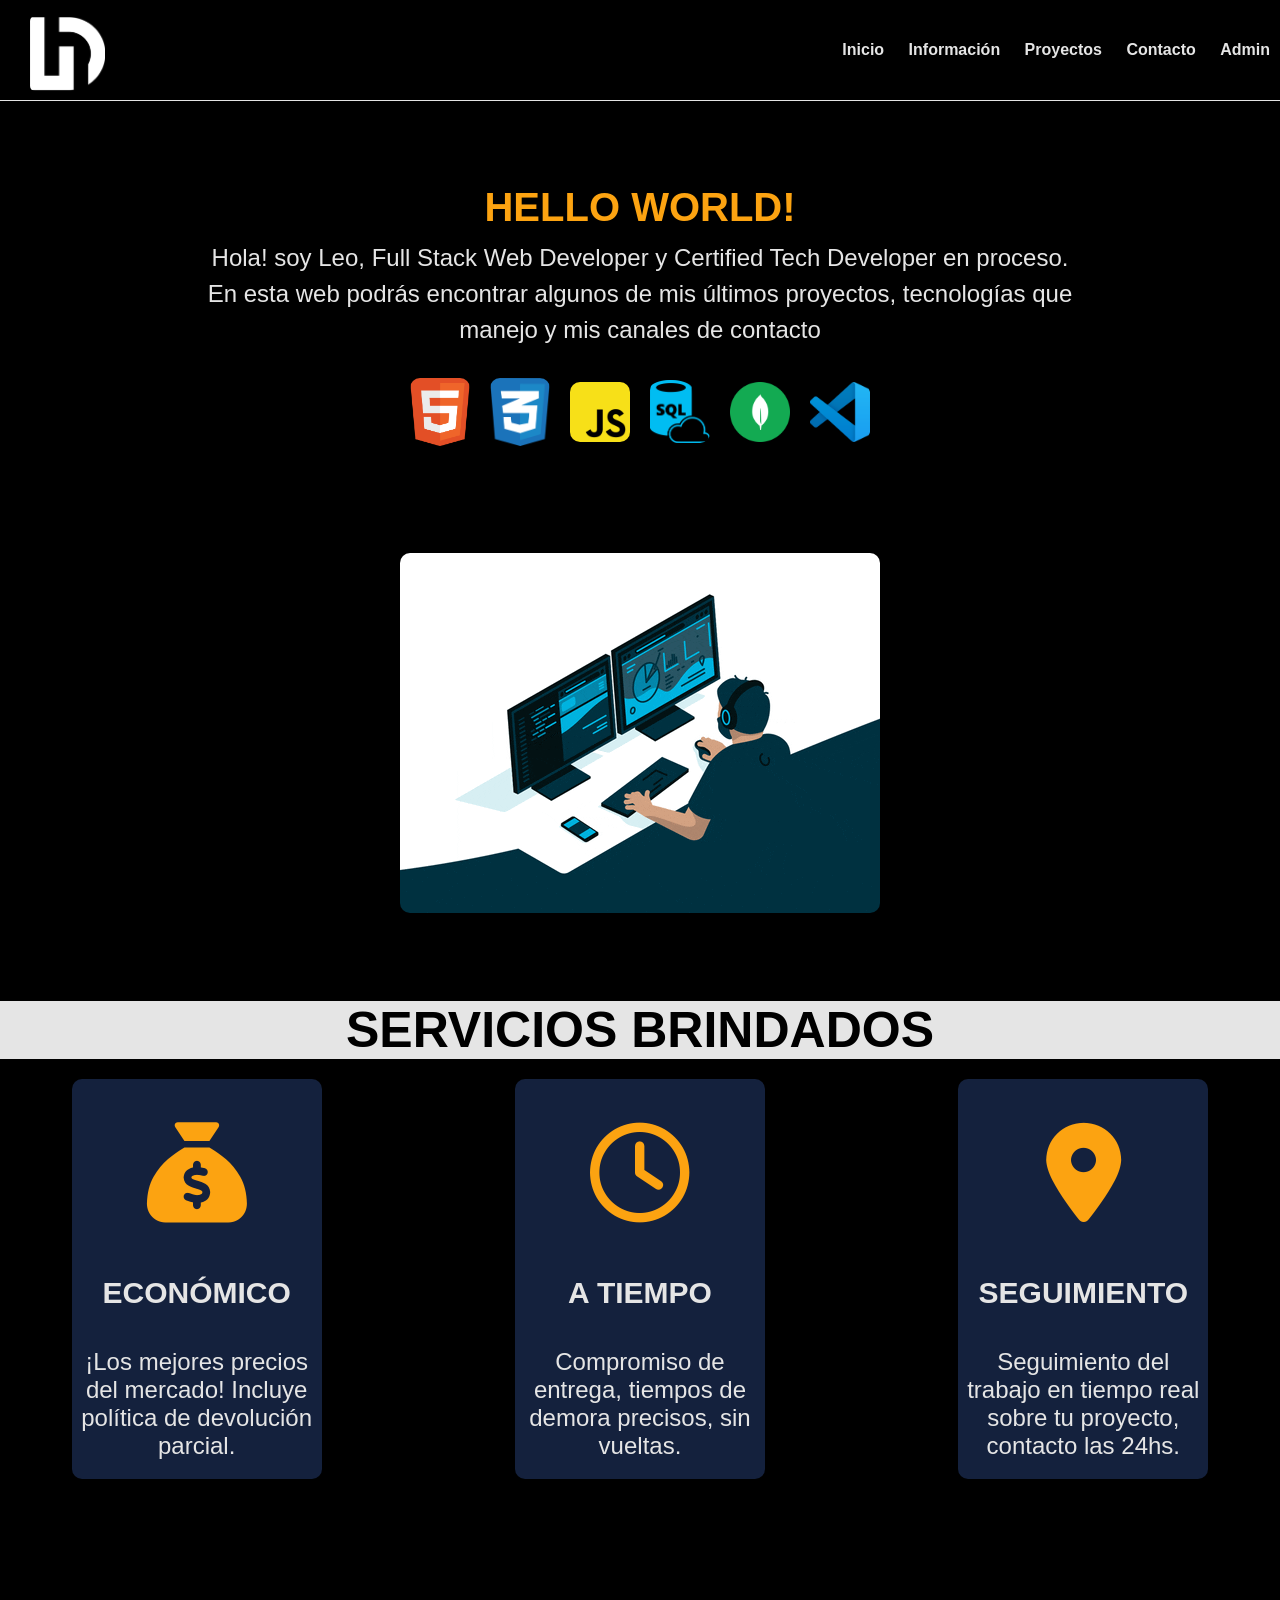
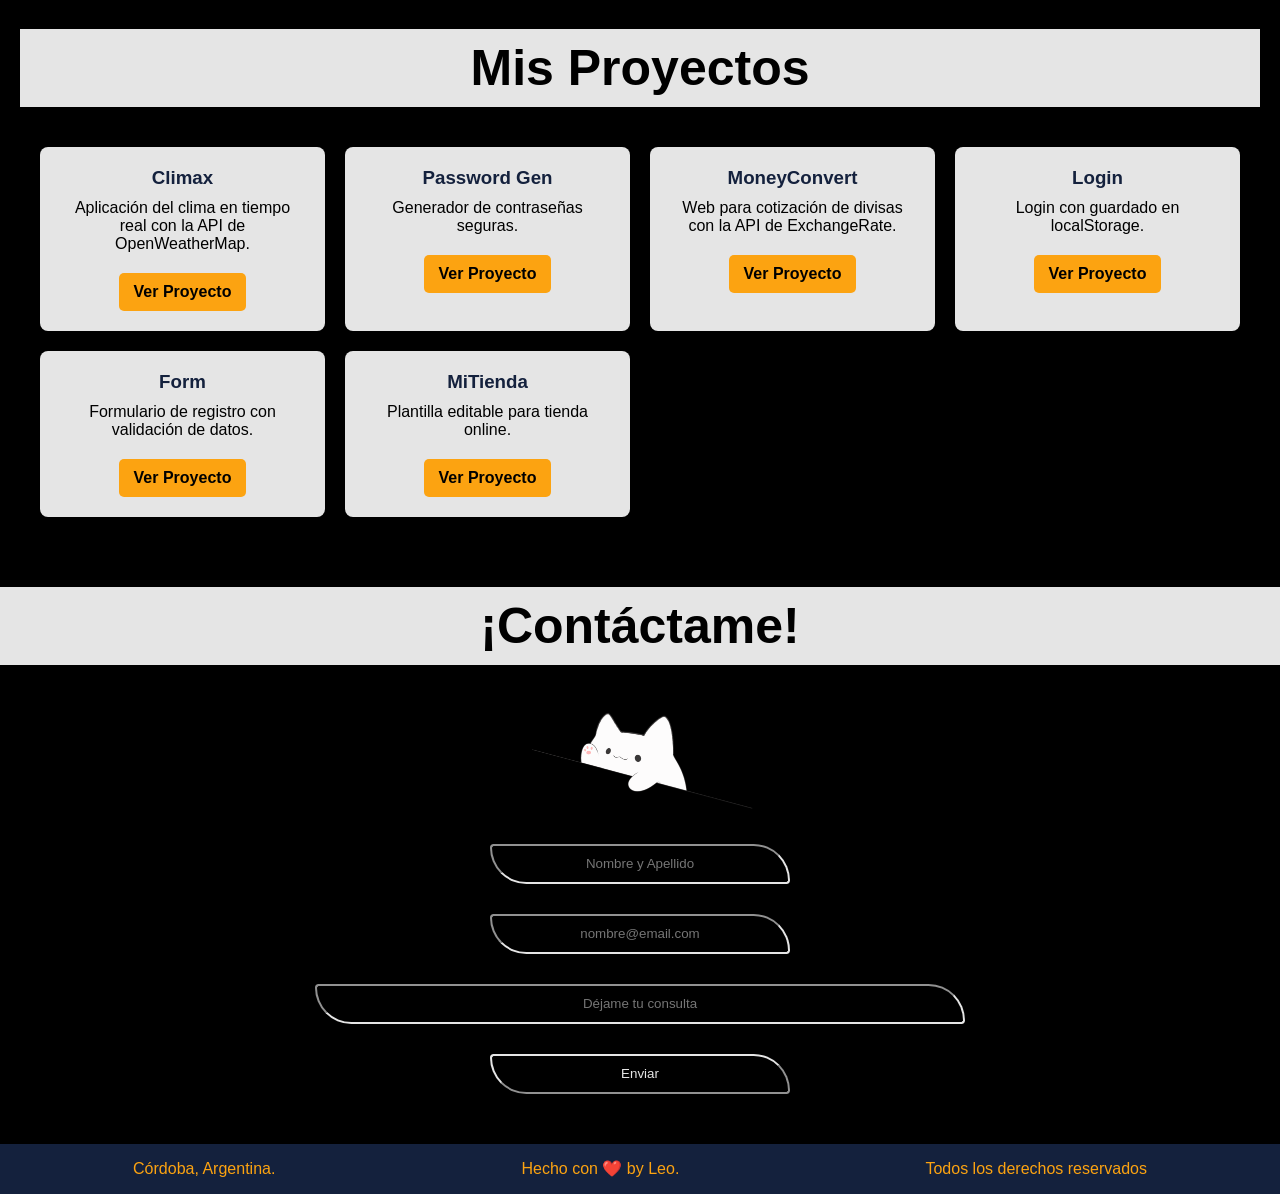
<file: LD/index.html>
<!DOCTYPE html>
<html lang="en">
  <head>
    <meta charset="UTF-8" />
    <meta http-equiv="X-UA-Compatible" content="IE=edge" />
    <meta name="viewport" content="width=device-width, initial-scale=1.0" />
    <link rel="icon" href="./assets/icono.png">
    <link rel="stylesheet" href="./css/style.css"/>
    <script defer src="js/main.js"></script>
    <link
      rel="stylesheet"
      href="https://cdnjs.cloudflare.com/ajax/libs/font-awesome/6.2.0/css/all.min.css"
      integrity="sha512-xh6O/CkQoPOWDdYTDqeRdPCVd1SpvCA9XXcUnZS2FmJNp1coAFzvtCN9BmamE+4aHK8yyUHUSCcJHgXloTyT2A=="
      crossorigin="anonymous"
      referrerpolicy="no-referrer"
    />
    <title>Proyecto</title>
  </head>
  <body>
    <header>
      <nav>
        <div class="navbar">
          <div class="logo">
            <a href="index.html"><img src="./assets/logo.jpg" alt="logo"/ id="logo"></a>
          </div>
          <div class="nav">
            <label for="toggle-menu" class="check"
              ><i class="fas fa-bars"></i></label>
              <label for="toggle-menu" class="checked"><i class="fa-solid fa-xmark"></i></label>
            <input type="checkbox" id="toggle-menu" />
            <ul class="navbar-list">
              <li><a class="active" href="#hero">Inicio</a></li>
              <li><a href="#about-us">Información</a></li>
              <li><a href="#proyectos">Proyectos</a></li>
              <li><a href="#form">Contacto</a></li>
              <li><a href="login.html" id="signup">Admin</a></li>
            </ul>
          </div>
        </div>
      </nav>
    </header>
    <div class="divider"></div>
    <div id="hero">
      <div id="info">
        <h1>HELLO WORLD!</h1>
        <span
          >Hola! soy Leo, Full Stack Web Developer y Certified Tech Developer en proceso. <br>
          En esta web podrás encontrar algunos de mis últimos proyectos, tecnologías que manejo y mis canales de contacto
        </span>
        <div class="lenguajes">
          <img src="./assets/html.png" alt="" />
          <img src="./assets/css.png" alt="" />
          <img src="./assets/js.png" alt="" />
          <img src="./assets/sql.png" alt="" />
          <img src="./assets/mongodb.png" alt="" />
          <img src="./assets/vscode.png" alt="" />
        </div>
      </div>
      <div id="gif">
        <img src="./assets/dev.gif" alt="" />
      </div>
    </div>
    <div id="about-us">
        <div class="title">
            <h2>SERVICIOS BRINDADOS</h2>
        </div>
      <div id="cards">
        <div class="card">
          <i class="fa-solid fa-sack-dollar" id="foto"></i>
          <p>Económico</p>
          <span
            >¡Los mejores precios del mercado! Incluye política de devolución
            parcial.
          </span>
        </div>
        <div class="card">
          <i class="fa-regular fa-clock" id="foto"></i>
          <p>A TIEMPO</p>
          <span
            >Compromiso de entrega, tiempos de demora precisos, sin vueltas.
          </span>
        </div>
        <div class="card">
          <i class="fa-solid fa-location-dot" id="foto"></i>
          <p>Seguimiento</p>
          <span
            >Seguimiento del trabajo en tiempo real sobre tu proyecto, contacto
            las 24hs.
          </span>
        </div>
      </div>
    </div>
    <div id="proyectos">
      <div class="title">
        <h2>Mis Proyectos</h2>
      </div>
      <div id="lista-proyectos">
        <div class="proyecto">
          <h3>Climax</h3>
          <p>Aplicación del clima en tiempo real con la API de OpenWeatherMap.</p>
          <a href="https://digital-house-clima.vercel.app/" target="_blank">Ver Proyecto</a>
        </div>
        <div class="proyecto">
          <h3>Password Gen</h3>
          <p>Generador de contraseñas seguras.</p>
          <a href="https://proyectos-v2fv.vercel.app/" target="_blank">Ver Proyecto</a>
        </div>
        <div class="proyecto">
          <h3>MoneyConvert</h3>
          <p>Web para cotización de divisas con la API de ExchangeRate.</p>
          <a href="https://proyectos-plum.vercel.app/" target="_blank">Ver Proyecto</a>
        </div>
        <div class="proyecto">
          <h3>Login</h3>
          <p>Login con guardado en localStorage.</p>
          <a href="https://digital-house-login.vercel.app/" target="_blank">Ver Proyecto</a>
        </div>
        <div class="proyecto">
          <h3>Form</h3>
          <p>Formulario de registro con validación de datos.</p>
          <a href="https://digital-house-validated-form.vercel.app/" target="_blank">Ver Proyecto</a>
        </div>
        <div class="proyecto">
          <h3>MiTienda</h3>
          <p>Plantilla editable para tienda online.</p>
          <a href="https://mitienda-one.vercel.app/" target="_blank">Ver Proyecto</a>
        </div>
      </div>
    </div>    
    <div id="form">
      <div class="title">
        <h2>¡Contáctame!</h2>
      </div>
      <div>
        <img src="./assets/bongo.gif" alt="bongo" id="bongo">
      </div>
      <form id="form">
        <input type="text" id="nombre" placeholder="Nombre y Apellido" required>
        <input type="email" id="email" placeholder="nombre@email.com" required>
        <input type="text" id="mensaje" placeholder="Déjame tu consulta" required>
        <input type="submit" id="enviar" value="Enviar">
      </form>
      
      <div id="footer">
        <p>Córdoba, Argentina.</p>
        <p>Hecho con ❤️ by Leo.</p>
        <p>Todos los derechos reservados</p>
      </div>
    </body>
</html>
</file>
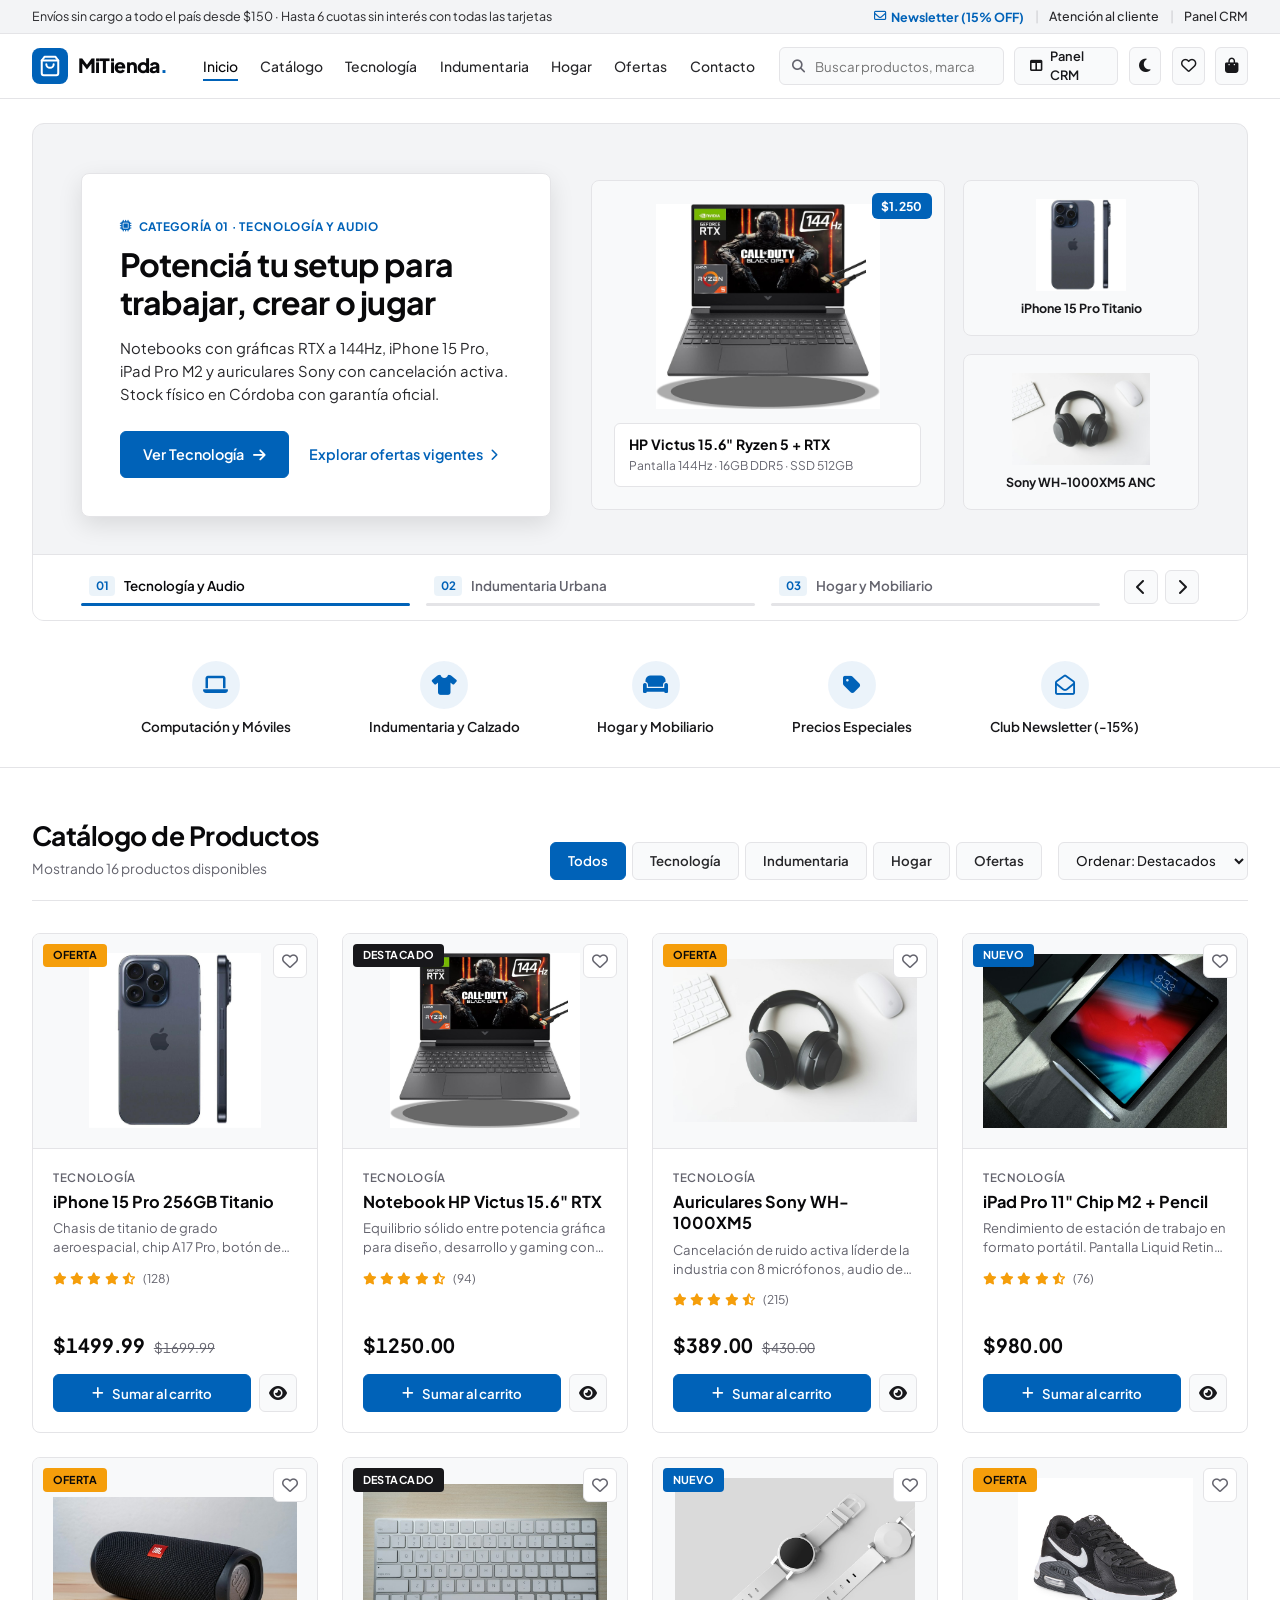
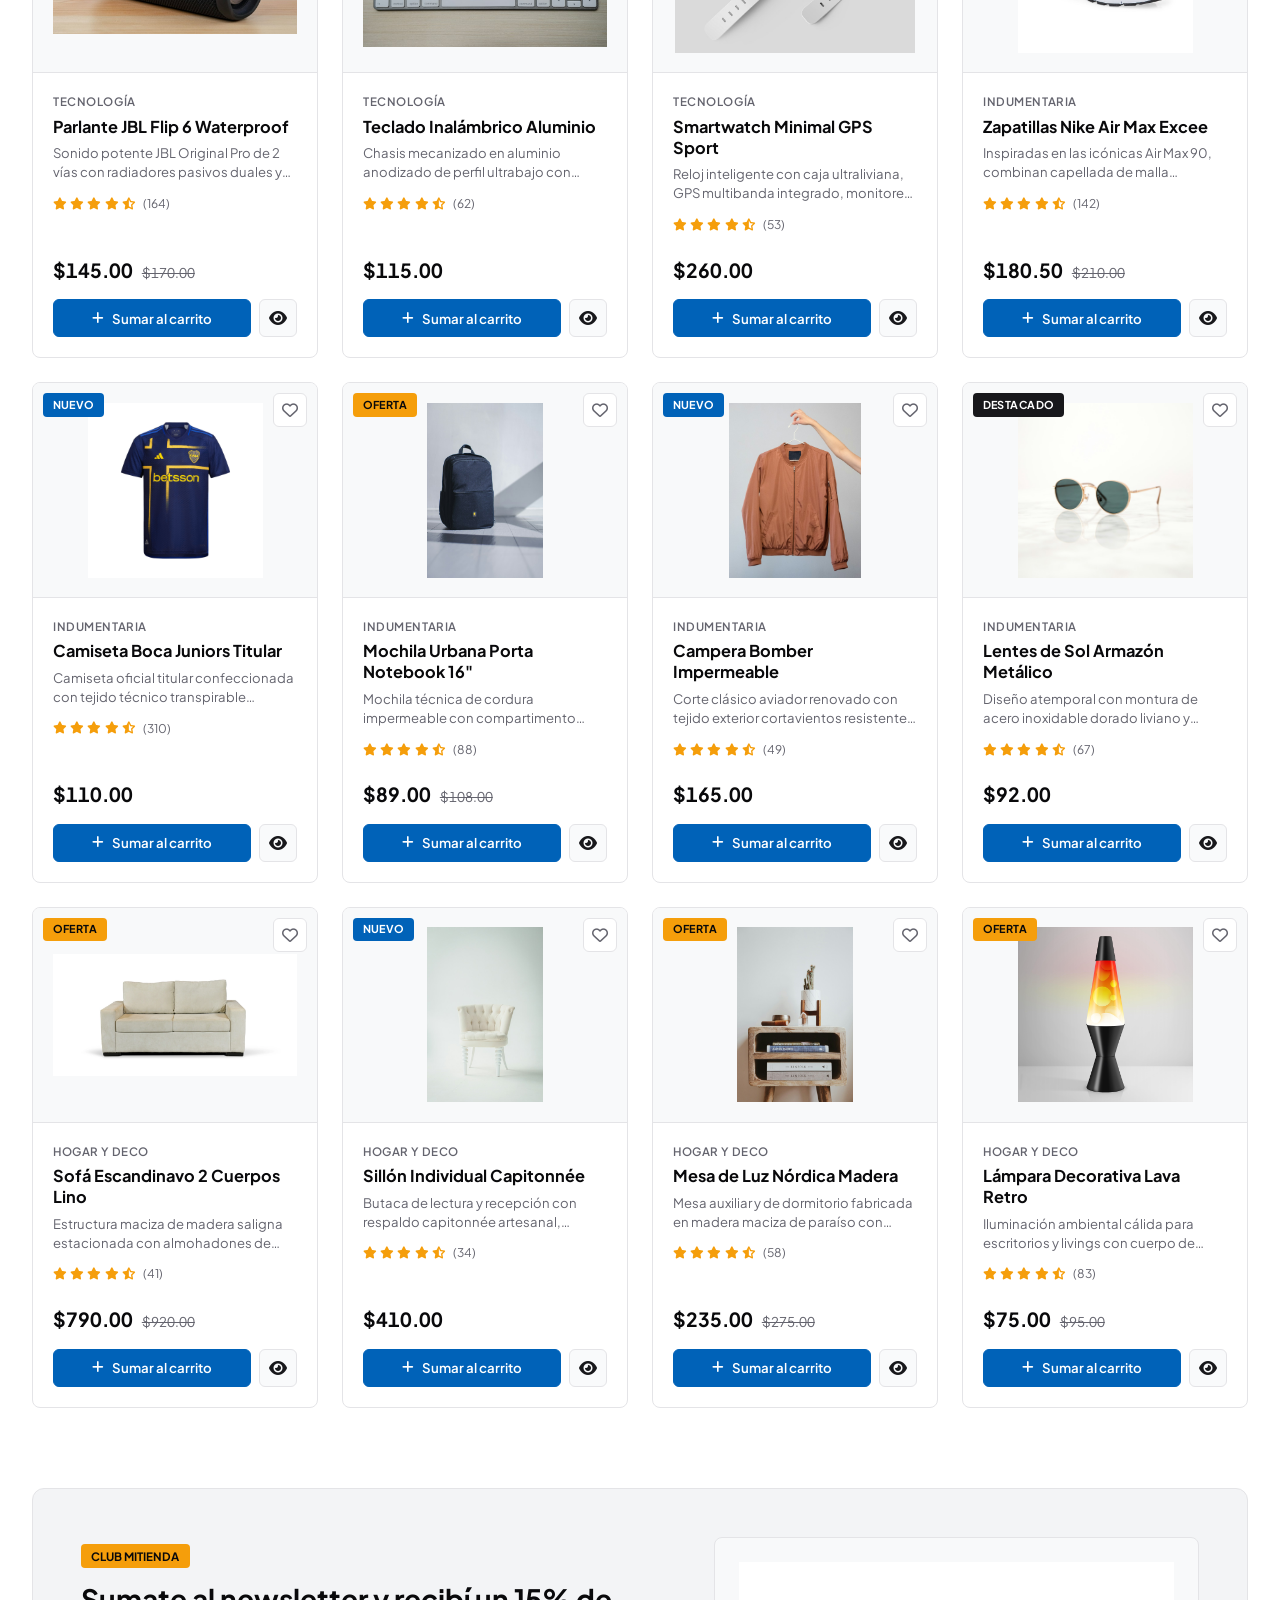
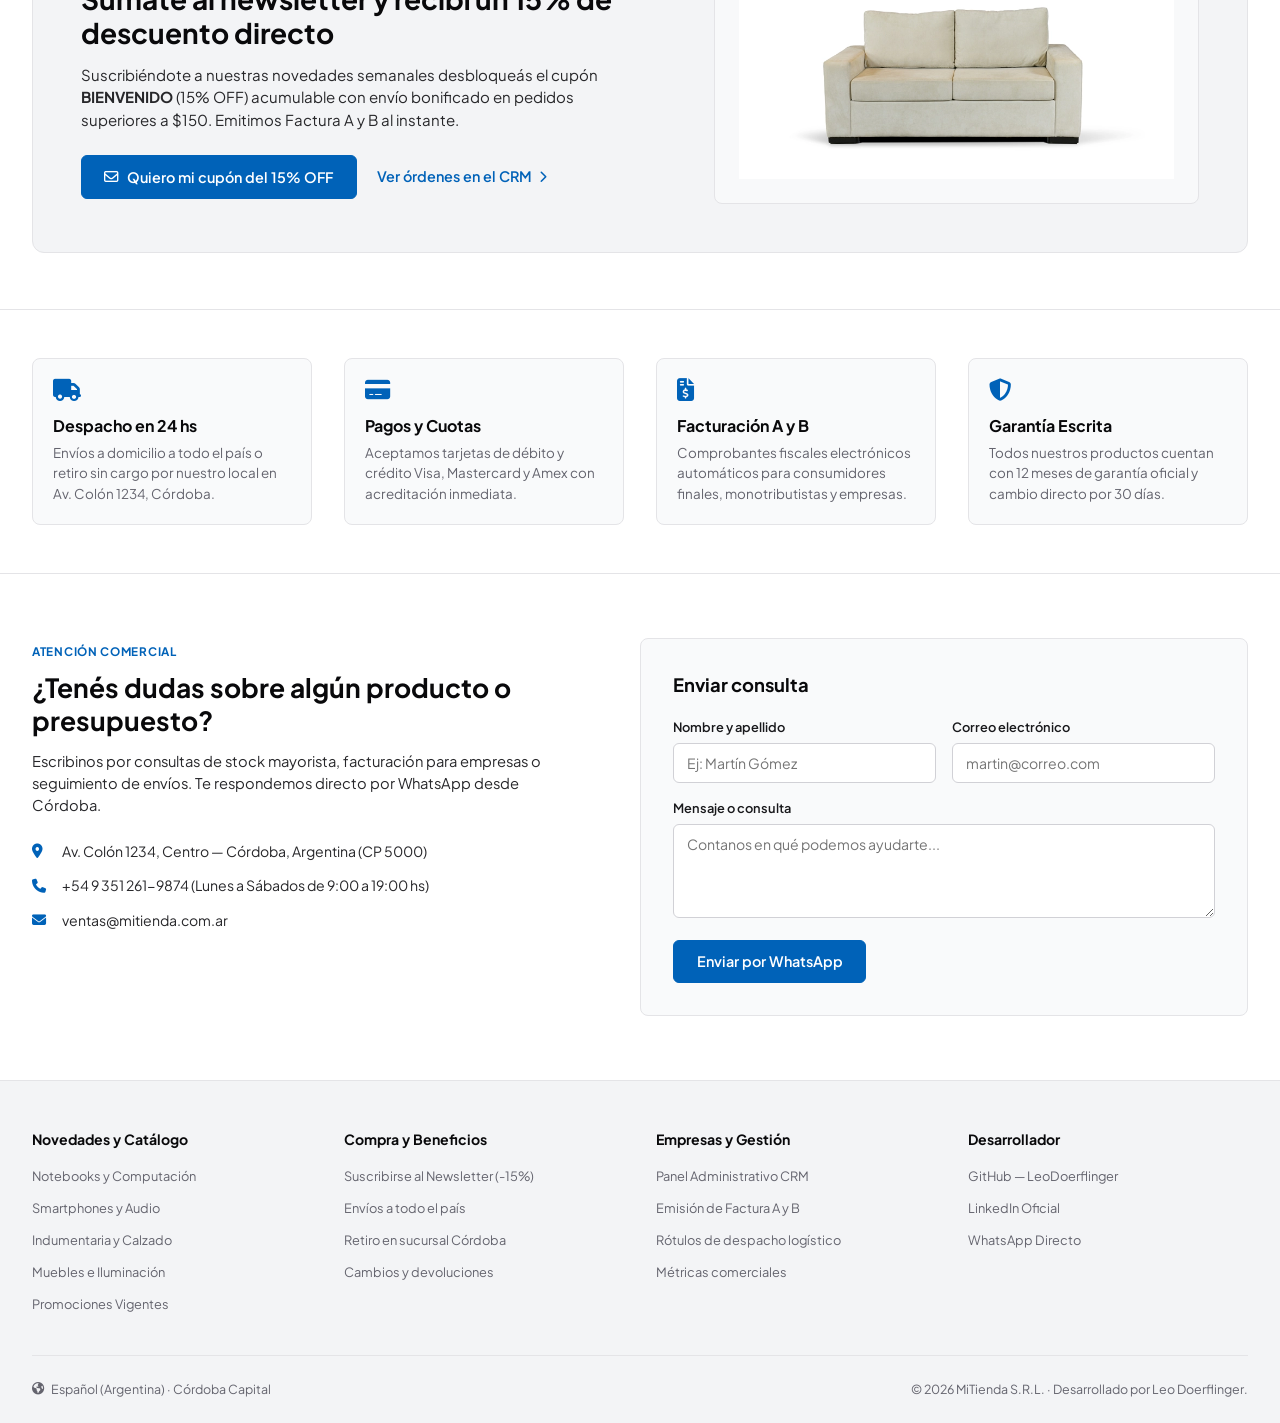
<file: MiTienda/index.html>
<!DOCTYPE html>
<html lang="es">
<head>
  <meta charset="UTF-8" />
  <meta name="viewport" content="width=device-width, initial-scale=1.0" />
  <title>MiTienda — Tecnología, Indumentaria y Diseño para el Hogar</title>
  <meta name="description" content="Tienda online multimarca en Córdoba, Argentina. Computación, audio, indumentaria urbana y mobiliario con envío a todo el país y facturación A/B." />

  <!-- Tipografía Limpia Humanista (Plus Jakarta Sans) -->
  <link rel="preconnect" href="https://fonts.googleapis.com" />
  <link rel="preconnect" href="https://fonts.gstatic.com" crossorigin />
  <link href="https://fonts.googleapis.com/css2?family=Plus+Jakarta+Sans:wght@400;500;600;700;800&display=swap" rel="stylesheet" />

  <!-- Iconografía FontAwesome 6 -->
  <link rel="stylesheet" href="https://cdnjs.cloudflare.com/ajax/libs/font-awesome/6.5.0/css/all.min.css" />

  <link rel="stylesheet" href="style.css" />
</head>
<body data-theme="light">

  <!-- BARRA SUPERIOR DE ANUNCIO -->
  <div class="utility-bar">
    <div class="utility-container">
      <span>Envíos sin cargo a todo el país desde $150 · Hasta 6 cuotas sin interés con todas las tarjetas</span>
      <div class="utility-links">
        <button type="button" class="utility-newsletter-trigger" id="btn-open-newsletter-top">
          <i class="far fa-envelope"></i> Newsletter (15% OFF)
        </button>
        <span class="utility-sep">|</span>
        <a href="#contacto">Atención al cliente</a>
        <span class="utility-sep">|</span>
        <a href="dashboard/index.html">Panel CRM</a>
      </div>
    </div>
  </div>

  <!-- HEADER PRINCIPAL -->
  <header class="site-header" id="main-header">
    <div class="header-container">

      <div class="header-left">
        <!-- Logo Propio Original de MiTienda (Bolsa Geométrica Isometric / Bag Mark) -->
        <a href="#inicio" class="brand-logo" aria-label="MiTienda Inicio">
          <span class="brand-emblem" aria-hidden="true">
            <svg width="22" height="22" viewBox="0 0 24 24" fill="none" stroke="currentColor" stroke-width="2.2" stroke-linecap="round" stroke-linejoin="round">
              <path d="M6 2L3 6v14a2 2 0 0 0 2 2h14a2 2 0 0 0 2-2V6l-3-4z"></path>
              <line x1="3" y1="6" x2="21" y2="6"></line>
              <path d="M16 10a4 4 0 0 1-8 0"></path>
            </svg>
          </span>
          <span class="brand-name">MiTienda<span class="brand-dot">.</span></span>
        </a>

        <nav class="primary-nav" aria-label="Navegación principal">
          <ul>
            <li><a href="#inicio" class="nav-link active">Inicio</a></li>
            <li><a href="#productos" class="nav-link" data-QuickCat="all">Catálogo</a></li>
            <li><a href="#productos" class="nav-link" data-QuickCat="tecnologia">Tecnología</a></li>
            <li><a href="#productos" class="nav-link" data-QuickCat="moda">Indumentaria</a></li>
            <li><a href="#productos" class="nav-link" data-QuickCat="hogar">Hogar</a></li>
            <li><a href="#productos" class="nav-link" data-QuickCat="ofertas">Ofertas</a></li>
            <li><a href="#contacto" class="nav-link">Contacto</a></li>
          </ul>
        </nav>
      </div>

      <div class="header-right">
        <div class="header-search">
          <i class="fas fa-search" aria-hidden="true"></i>
          <input type="search" id="search-input" placeholder="Buscar productos, marcas..." aria-label="Buscar productos" />
        </div>

        <a href="dashboard/index.html" class="header-crm-btn" title="Abrir Panel de Gestión CRM">
          <i class="fas fa-table-columns"></i>
          <span>Panel CRM</span>
        </a>

        <button class="header-icon-btn" id="theme-toggle" aria-label="Cambiar modo claro u oscuro" title="Cambiar tema visual">
          <i class="fas fa-moon"></i>
        </button>

        <button class="header-icon-btn" id="icono-favoritos" aria-label="Ver favoritos" title="Favoritos">
          <i class="far fa-heart"></i>
          <span class="badge-counter" id="favoritos-contador">0</span>
        </button>

        <button class="header-icon-btn" id="icono-carrito" aria-label="Abrir carrito de compras" title="Carrito">
          <i class="fas fa-shopping-bag"></i>
          <span class="badge-counter" id="carrito-contador">0</span>
        </button>

        <button class="hamburger-btn" id="hamburger-btn" aria-label="Abrir menú de navegación">
          <i class="fas fa-bars"></i>
        </button>
      </div>

    </div>
  </header>

  <!-- MENÚ MÓVIL -->
  <div class="mobile-menu" id="mobile-menu" aria-hidden="true">
    <div class="mobile-menu-panel">
      <div class="mobile-menu-top">
        <span class="brand-name">MiTienda<span class="brand-dot">.</span></span>
        <button class="cerrar-menu-movil" id="cerrar-menu-movil" aria-label="Cerrar menú">
          <i class="fas fa-xmark"></i>
        </button>
      </div>
      <nav class="mobile-nav-links">
        <a href="#inicio">Inicio</a>
        <a href="#productos" data-QuickCat="all">Catálogo Completo</a>
        <a href="#productos" data-QuickCat="tecnologia">Tecnología y Audio</a>
        <a href="#productos" data-QuickCat="moda">Indumentaria y Calzado</a>
        <a href="#productos" data-QuickCat="hogar">Hogar y Mobiliario</a>
        <a href="#productos" data-QuickCat="ofertas">Ofertas de la semana</a>
        <a href="#contacto">Contacto</a>
        <button type="button" class="mobile-newsletter-btn" id="btn-open-newsletter-mobile">
          <i class="far fa-envelope"></i> Suscribirme al Newsletter (15% OFF)
        </button>
        <a href="dashboard/index.html" class="mobile-crm-link">
          <i class="fas fa-table-columns"></i> Ir al Panel CRM
        </a>
      </nav>
    </div>
  </div>

  <!-- HERO DINÁMICO INTERACTIVO POR CATEGORÍAS (CON TRANSICIONES SUAVES) -->
  <section id="inicio" class="hero-showcase-section">
    <div class="hero-showcase-container">
      <div class="hero-carousel-wrapper" id="hero-carousel">

        <!-- SLIDE 1: TECNOLOGÍA & AUDIO -->
        <div class="hero-slide active" data-slide="0">
          <div class="hero-banner-box">
            <div class="hero-overlay-card">
              <span class="hero-tag"><i class="fas fa-microchip"></i> CATEGORÍA 01 · TECNOLOGÍA Y AUDIO</span>
              <h1>Potenciá tu setup para trabajar, crear o jugar</h1>
              <p>
                Notebooks con gráficas RTX a 144Hz, iPhone 15 Pro, iPad Pro M2 y auriculares Sony con cancelación activa. Stock físico en Córdoba con garantía oficial.
              </p>
              <div class="hero-card-actions">
                <a href="#productos" class="btn-primary-blue" data-QuickCat="tecnologia">
                  <span>Ver Tecnología</span>
                  <i class="fas fa-arrow-right"></i>
                </a>
                <a href="#productos" class="btn-link-chevron" data-QuickCat="ofertas">
                  <span>Explorar ofertas vigentes</span>
                  <i class="fas fa-chevron-right"></i>
                </a>
              </div>
            </div>

            <div class="hero-visual-stage">
              <div class="hero-product-composition">
                <div class="hero-main-img-card" data-QuickCat="tecnologia">
                  <span class="floating-price-pill">$1.250</span>
                  <img src="./assets/laptop.jpg" alt="Notebook HP Victus 15.6 RTX" />
                  <div class="hero-img-caption">
                    <strong>HP Victus 15.6" Ryzen 5 + RTX</strong>
                    <span>Pantalla 144Hz · 16GB DDR5 · SSD 512GB</span>
                  </div>
                </div>
                <div class="hero-side-img-stack">
                  <div class="hero-mini-card" data-QuickCat="tecnologia">
                    <img src="./assets/phone.jpg" alt="iPhone 15 Pro" />
                    <span>iPhone 15 Pro Titanio</span>
                  </div>
                  <div class="hero-mini-card" data-QuickCat="tecnologia">
                    <img src="./assets/headphones.jpg" alt="Auriculares Sony WH-1000XM5" />
                    <span>Sony WH-1000XM5 ANC</span>
                  </div>
                </div>
              </div>
            </div>
          </div>
        </div>

        <!-- SLIDE 2: INDUMENTARIA & URBANO -->
        <div class="hero-slide" data-slide="1">
          <div class="hero-banner-box">
            <div class="hero-overlay-card">
              <span class="hero-tag"><i class="fas fa-shirt"></i> CATEGORÍA 02 · INDUMENTARIA Y CALZADO</span>
              <h1>Prendas técnicas y calzado listo para la calle</h1>
              <p>
                Zapatillas Nike Air Max originales, camperas bomber impermeables, mochilas porta notebook de cordura y anteojos con filtro UV400 para todos los días.
              </p>
              <div class="hero-card-actions">
                <a href="#productos" class="btn-primary-blue" data-QuickCat="moda">
                  <span>Ver Indumentaria</span>
                  <i class="fas fa-arrow-right"></i>
                </a>
                <a href="#productos" class="btn-link-chevron" data-QuickCat="all">
                  <span>Ver catálogo completo</span>
                  <i class="fas fa-chevron-right"></i>
                </a>
              </div>
            </div>

            <div class="hero-visual-stage">
              <div class="hero-product-composition">
                <div class="hero-main-img-card" data-QuickCat="moda">
                  <span class="floating-price-pill">$180.50</span>
                  <img src="./assets/shoes.jpg" alt="Zapatillas Nike Air Max Excee" />
                  <div class="hero-img-caption">
                    <strong>Nike Air Max Excee Urbano</strong>
                    <span>Cámara Air-Sole visible · Talles 38 al 45</span>
                  </div>
                </div>
                <div class="hero-side-img-stack">
                  <div class="hero-mini-card" data-QuickCat="moda">
                    <img src="./assets/jacket.jpg" alt="Campera Bomber Impermeable" />
                    <span>Campera Bomber Técnica</span>
                  </div>
                  <div class="hero-mini-card" data-QuickCat="moda">
                    <img src="./assets/backpack.jpg" alt="Mochila Porta Notebook 16" />
                    <span>Mochila Cordura 16"</span>
                  </div>
                </div>
              </div>
            </div>
          </div>
        </div>

        <!-- SLIDE 3: HOGAR & MOBILIARIO -->
        <div class="hero-slide" data-slide="2">
          <div class="hero-banner-box">
            <div class="hero-overlay-card">
              <span class="hero-tag"><i class="fas fa-couch"></i> CATEGORÍA 03 · HOGAR Y MOBILIARIO</span>
              <h1>Renová tus ambientes con diseño cálido y duradero</h1>
              <p>
                Sofás escandinavos en lino antimanchas, butacas de lectura capitonnée, mesas en madera de paraíso maciza e iluminación ambiental para tu casa.
              </p>
              <div class="hero-card-actions">
                <a href="#productos" class="btn-primary-blue" data-QuickCat="hogar">
                  <span>Ver Hogar y Deco</span>
                  <i class="fas fa-arrow-right"></i>
                </a>
                <a href="#productos" class="btn-link-chevron" data-QuickCat="ofertas">
                  <span>Descuentos en muebles</span>
                  <i class="fas fa-chevron-right"></i>
                </a>
              </div>
            </div>

            <div class="hero-visual-stage">
              <div class="hero-product-composition">
                <div class="hero-main-img-card" data-QuickCat="hogar">
                  <span class="floating-price-pill">$790</span>
                  <img src="./assets/sofa.jpg" alt="Sofá Escandinavo 2 Cuerpos Lino" />
                  <div class="hero-img-caption">
                    <strong>Sofá Escandinavo 2 Cuerpos Lino</strong>
                    <span>Madera maciza · Fundas lavables antimanchas</span>
                  </div>
                </div>
                <div class="hero-side-img-stack">
                  <div class="hero-mini-card" data-QuickCat="hogar">
                    <img src="./assets/chair.jpg" alt="Sillón Individual Capitonnée" />
                    <span>Butaca Capitonnée</span>
                  </div>
                  <div class="hero-mini-card" data-QuickCat="hogar">
                    <img src="./assets/table.jpg" alt="Mesa de Luz Nórdica Madera" />
                    <span>Mesa Paraíso Macizo</span>
                  </div>
                </div>
              </div>
            </div>
          </div>
        </div>

        <!-- BARRA DE CONTROL Y TRANSICIÓN DEL HERO -->
        <div class="hero-controls-bar">
          <div class="hero-slide-tabs" role="tablist" aria-label="Categorías destacadas">
            <button type="button" class="hero-tab-btn active" data-goto-slide="0">
              <span class="hero-tab-num">01</span>
              <span class="hero-tab-label">Tecnología y Audio</span>
              <span class="hero-tab-progress"></span>
            </button>
            <button type="button" class="hero-tab-btn" data-goto-slide="1">
              <span class="hero-tab-num">02</span>
              <span class="hero-tab-label">Indumentaria Urbana</span>
              <span class="hero-tab-progress"></span>
            </button>
            <button type="button" class="hero-tab-btn" data-goto-slide="2">
              <span class="hero-tab-num">03</span>
              <span class="hero-tab-label">Hogar y Mobiliario</span>
              <span class="hero-tab-progress"></span>
            </button>
          </div>

          <div class="hero-arrows">
            <button type="button" class="hero-arrow-btn" id="hero-prev-btn" aria-label="Anterior categoría">
              <i class="fas fa-chevron-left"></i>
            </button>
            <button type="button" class="hero-arrow-btn" id="hero-next-btn" aria-label="Siguiente categoría">
              <i class="fas fa-chevron-right"></i>
            </button>
          </div>
        </div>

      </div>
    </div>
  </section>

  <!-- TIRA DE ACCESOS RÁPIDOS POR CATEGORÍA -->
  <section class="quick-categories-strip" aria-label="Accesos rápidos por categoría">
    <div class="quick-categories-container">
      <button type="button" class="quick-cat-item" data-QuickCat="tecnologia">
        <div class="quick-cat-icon"><i class="fas fa-laptop"></i></div>
        <span>Computación y Móviles</span>
      </button>
      <button type="button" class="quick-cat-item" data-QuickCat="moda">
        <div class="quick-cat-icon"><i class="fas fa-shirt"></i></div>
        <span>Indumentaria y Calzado</span>
      </button>
      <button type="button" class="quick-cat-item" data-QuickCat="hogar">
        <div class="quick-cat-icon"><i class="fas fa-couch"></i></div>
        <span>Hogar y Mobiliario</span>
      </button>
      <button type="button" class="quick-cat-item" data-QuickCat="ofertas">
        <div class="quick-cat-icon"><i class="fas fa-tag"></i></div>
        <span>Precios Especiales</span>
      </button>
      <button type="button" class="quick-cat-item" id="btn-open-newsletter-strip">
        <div class="quick-cat-icon"><i class="far fa-envelope-open"></i></div>
        <span>Club Newsletter (-15%)</span>
      </button>
    </div>
  </section>

  <!-- SECCIÓN PRINCIPAL DE CATÁLOGO (GRILLA DE 4 COLUMNAS) -->
  <section id="productos" class="catalog-section">
    <div class="catalog-container">

      <div class="catalog-header">
        <div class="catalog-title-block">
          <h2>Catálogo de Productos</h2>
          <p id="total-products-count">Mostrando 16 productos disponibles</p>
        </div>

        <div class="catalog-controls">
          <div class="category-tabs" role="tablist" aria-label="Filtrar por categoría">
            <button class="cat-tab active" data-category="all">Todos</button>
            <button class="cat-tab" data-category="tecnologia">Tecnología</button>
            <button class="cat-tab" data-category="moda">Indumentaria</button>
            <button class="cat-tab" data-category="hogar">Hogar</button>
            <button class="cat-tab" data-category="ofertas">Ofertas</button>
          </div>

          <div class="sort-box">
            <label for="sort-select" class="sr-only">Ordenar por</label>
            <select id="sort-select" class="sort-select" aria-label="Ordenar productos">
              <option value="featured">Ordenar: Destacados</option>
              <option value="price-asc">Precio: Menor a Mayor</option>
              <option value="price-desc">Precio: Mayor a Menor</option>
              <option value="rating">Mejor Valorados</option>
              <option value="name">Nombre (A - Z)</option>
            </select>
          </div>
        </div>
      </div>

      <!-- Grilla de 4 Columnas -->
      <div class="productos-grid" id="productos-container">
        <!-- Se inyectan los 16 productos desde app.js -->
      </div>

    </div>
  </section>

  <!-- BANNER EDITORIAL INTERMEDIO -->
  <section class="mid-showcase-section">
    <div class="mid-showcase-container">
      <div class="mid-showcase-box">
        <div class="mid-showcase-content">
          <span class="mid-tag">CLUB MITIENDA</span>
          <h2>Sumate al newsletter y recibí un 15% de descuento directo</h2>
          <p>
            Suscribiéndote a nuestras novedades semanales desbloqueás el cupón <strong>BIENVENIDO</strong> (15% OFF) acumulable con envío bonificado en pedidos superiores a $150. Emitimos Factura A y B al instante.
          </p>
          <div class="mid-showcase-actions">
            <button type="button" class="btn-primary-blue" id="btn-open-newsletter-mid">
              <i class="far fa-envelope"></i>
              <span>Quiero mi cupón del 15% OFF</span>
            </button>
            <a href="dashboard/index.html" class="btn-link-chevron">
              <span>Ver órdenes en el CRM</span>
              <i class="fas fa-chevron-right"></i>
            </a>
          </div>
        </div>
        <div class="mid-showcase-image">
          <img src="./assets/sofa.jpg" alt="Sofá Escandinavo Minimalista" />
        </div>
      </div>
    </div>
  </section>

  <!-- PILARES DE SERVICIO (4 COLUMNAS) -->
  <section class="service-pillars-section">
    <div class="service-pillars-container">
      <div class="service-pillar">
        <i class="fas fa-truck"></i>
        <h3>Despacho en 24 hs</h3>
        <p>Envíos a domicilio a todo el país o retiro sin cargo por nuestro local en Av. Colón 1234, Córdoba.</p>
      </div>
      <div class="service-pillar">
        <i class="fas fa-credit-card"></i>
        <h3>Pagos y Cuotas</h3>
        <p>Aceptamos tarjetas de débito y crédito Visa, Mastercard y Amex con acreditación inmediata.</p>
      </div>
      <div class="service-pillar">
        <i class="fas fa-file-invoice-dollar"></i>
        <h3>Facturación A y B</h3>
        <p>Comprobantes fiscales electrónicos automáticos para consumidores finales, monotributistas y empresas.</p>
      </div>
      <div class="service-pillar">
        <i class="fas fa-shield-halved"></i>
        <h3>Garantía Escrita</h3>
        <p>Todos nuestros productos cuentan con 12 meses de garantía oficial y cambio directo por 30 días.</p>
      </div>
    </div>
  </section>

  <!-- SECCIÓN DE CONTACTO -->
  <section id="contacto" class="contact-section">
    <div class="contact-container">
      <div class="contact-grid">
        <div class="contact-info-col">
          <span class="hero-tag">ATENCIÓN COMERCIAL</span>
          <h2>¿Tenés dudas sobre algún producto o presupuesto?</h2>
          <p>
            Escribinos por consultas de stock mayorista, facturación para empresas o seguimiento de envíos. Te respondemos directo por WhatsApp desde Córdoba.
          </p>
          <ul class="contact-details-list">
            <li>
              <i class="fas fa-location-dot"></i>
              <span>Av. Colón 1234, Centro — Córdoba, Argentina (CP 5000)</span>
            </li>
            <li>
              <i class="fas fa-phone"></i>
              <span>+54 9 351 261-9874 (Lunes a Sábados de 9:00 a 19:00 hs)</span>
            </li>
            <li>
              <i class="fas fa-envelope"></i>
              <span>ventas@mitienda.com.ar</span>
            </li>
          </ul>
        </div>

        <form id="form-contacto" class="contact-form-box">
          <h3>Enviar consulta</h3>
          <div class="form-row-2">
            <div class="form-group">
              <label for="contacto-nombre">Nombre y apellido</label>
              <input type="text" id="contacto-nombre" placeholder="Ej: Martín Gómez" required />
            </div>
            <div class="form-group">
              <label for="contacto-email">Correo electrónico</label>
              <input type="email" id="contacto-email" placeholder="martin@correo.com" required />
            </div>
          </div>
          <div class="form-group">
            <label for="contacto-mensaje">Mensaje o consulta</label>
            <textarea id="contacto-mensaje" rows="4" placeholder="Contanos en qué podemos ayudarte..." required></textarea>
          </div>
          <button type="submit" class="btn-primary-blue">
            <span>Enviar por WhatsApp</span>
          </button>
        </form>
      </div>
    </div>
  </section>

  <!-- FOOTER MULTI-COLUMNA -->
  <footer class="site-footer">
    <div class="footer-container">
      <div class="footer-columns">
        <div class="footer-col">
          <h4>Novedades y Catálogo</h4>
          <ul>
            <li><a href="#productos" data-QuickCat="tecnologia">Notebooks y Computación</a></li>
            <li><a href="#productos" data-QuickCat="tecnologia">Smartphones y Audio</a></li>
            <li><a href="#productos" data-QuickCat="moda">Indumentaria y Calzado</a></li>
            <li><a href="#productos" data-QuickCat="hogar">Muebles e Iluminación</a></li>
            <li><a href="#productos" data-QuickCat="ofertas">Promociones Vigentes</a></li>
          </ul>
        </div>
        <div class="footer-col">
          <h4>Compra y Beneficios</h4>
          <ul>
            <li><button type="button" class="footer-link-btn" id="btn-open-newsletter-footer">Suscribirse al Newsletter (-15%)</button></li>
            <li><a href="#productos">Envíos a todo el país</a></li>
            <li><a href="#productos">Retiro en sucursal Córdoba</a></li>
            <li><a href="#productos">Cambios y devoluciones</a></li>
          </ul>
        </div>
        <div class="footer-col">
          <h4>Empresas y Gestión</h4>
          <ul>
            <li><a href="dashboard/index.html">Panel Administrativo CRM</a></li>
            <li><a href="dashboard/index.html">Emisión de Factura A y B</a></li>
            <li><a href="dashboard/index.html">Rótulos de despacho logístico</a></li>
            <li><a href="dashboard/index.html">Métricas comerciales</a></li>
          </ul>
        </div>
        <div class="footer-col">
          <h4>Desarrollador</h4>
          <ul>
            <li><a href="https://github.com/LeoDoerflinger" target="_blank" rel="noopener">GitHub — LeoDoerflinger</a></li>
            <li><a href="https://linkedin.com/in/leopoldo-doerflinger" target="_blank" rel="noopener">LinkedIn Oficial</a></li>
            <li><a href="https://wa.me/5493512619874" target="_blank" rel="noopener">WhatsApp Directo</a></li>
          </ul>
        </div>
      </div>

      <div class="footer-bottom">
        <div class="footer-locale">
          <i class="fas fa-earth-americas"></i>
          <span>Español (Argentina) · Córdoba Capital</span>
        </div>
        <div class="footer-legal">
          <span>© 2026 MiTienda S.R.L. · Desarrollado por Leo Doerflinger.</span>
        </div>
      </div>
    </div>
  </footer>

  <!-- DRAWER LATERAL DEL CARRITO -->
  <div class="cart-backdrop" id="cart-backdrop"></div>
  <aside id="carrito-sidebar" class="carrito-sidebar" aria-label="Carrito de compras"></aside>

  <!-- MODAL 1: FICHA TÉCNICA DE PRODUCTO -->
  <div id="modal-producto" class="modal" role="dialog" aria-modal="true" aria-labelledby="modal-producto-nombre">
    <div class="modal-content modal-product-box">
      <button class="cerrar-modal" aria-label="Cerrar ventana"><i class="fas fa-xmark"></i></button>
      <div class="modal-product-grid">
        <div class="modal-product-image">
          <img id="modal-producto-img" src="./assets/phone.jpg" alt="Vista previa de producto" />
        </div>
        <div class="modal-product-info">
          <span id="modal-producto-cat" class="hero-tag">CATEGORÍA</span>
          <h2 id="modal-producto-nombre">Nombre del Producto</h2>
          <p id="modal-producto-descripcion" class="modal-desc"></p>

          <div class="modal-specs-block">
            <h4>Especificaciones principales</h4>
            <ul id="modal-producto-specs" class="specs-list"></ul>
          </div>

          <div class="modal-price-box">
            <span id="modal-producto-precio" class="precio-grande">$0.00</span>
            <span class="iva-note">IVA incluido · Stock disponible</span>
          </div>

          <button id="modal-agregar-carrito" class="btn-primary-blue btn-full">
            <i class="fas fa-shopping-bag"></i>
            <span>Sumar al carrito</span>
          </button>
        </div>
      </div>
    </div>
  </div>

  <!-- MODAL 2: CHECKOUT Y DATOS DE FACTURACIÓN / ENVÍO -->
  <div id="modal-checkout" class="modal" role="dialog" aria-modal="true" aria-labelledby="checkout-title">
    <div class="modal-content modal-checkout-box">
      <button class="cerrar-modal" aria-label="Cerrar checkout"><i class="fas fa-xmark"></i></button>
      <div class="modal-header-clean">
        <span class="hero-tag">PASO 1 DE 2</span>
        <h2 id="checkout-title">Datos de entrega y facturación</h2>
      </div>

      <div class="checkout-layout">
        <div class="checkout-form-col">
          <div id="user-login-view" class="saved-user-banner hidden">
            <i class="fas fa-user-check"></i>
            <span>Datos autocompletados para <strong id="logged-in-user-name"></strong></span>
          </div>

          <div id="user-details-form">
            <div class="form-row-2">
              <div class="form-group">
                <label for="checkout-nombre">Nombre y Apellido *</label>
                <input type="text" id="checkout-nombre" placeholder="Ej: Valentina Rossi" required />
              </div>
              <div class="form-group">
                <label for="checkout-email">Correo electrónico *</label>
                <input type="email" id="checkout-email" placeholder="valentina@gmail.com" required />
              </div>
            </div>

            <div class="form-group">
              <label for="checkout-telefono-num">Teléfono móvil (WhatsApp) *</label>
              <div class="phone-input-group">
                <select id="checkout-codigo-pais" aria-label="Código de país">
                  <option value="+54" selected>AR +54</option>
                  <option value="+598">UY +598</option>
                  <option value="+56">CL +56</option>
                  <option value="+55">BR +55</option>
                  <option value="+1">US +1</option>
                </select>
                <input type="tel" id="checkout-telefono-num" placeholder="3512619874 (sin 0 ni 15)" required />
              </div>
            </div>

            <div class="form-row-2">
              <div class="form-group">
                <label for="checkout-condicion-iva">Condición frente al IVA</label>
                <select id="checkout-condicion-iva">
                  <option value="Consumidor Final" selected>Consumidor Final (Factura B)</option>
                  <option value="Monotributo">Monotributo (Factura B)</option>
                  <option value="Responsable Inscripto">Responsable Inscripto (Factura A)</option>
                  <option value="Exento">IVA Exento (Factura B)</option>
                </select>
              </div>
              <div class="form-group">
                <label for="checkout-doc-numero">DNI o CUIT *</label>
                <input type="text" id="checkout-doc-numero" placeholder="Ej: 38920145 o 30-71829401-4" required />
              </div>
            </div>

            <div class="form-group" id="checkout-razon-social-container" style="display: none;">
              <label for="checkout-razon-social">Razón Social / Empresa (Obligatorio para Factura A) *</label>
              <input type="text" id="checkout-razon-social" placeholder="Ej: Soluciones Industriales S.R.L." />
            </div>

            <div class="delivery-selector">
              <label class="section-sub-label">Modalidad de entrega</label>
              <div class="delivery-options-row">
                <label class="radio-card">
                  <input type="radio" name="delivery" value="shipping" checked />
                  <div>
                    <strong>Envío a domicilio ($10.00)</strong>
                    <span>Correo prioritario a todo el país</span>
                  </div>
                </label>
                <label class="radio-card">
                  <input type="radio" name="delivery" value="pickup" />
                  <div>
                    <strong>Retiro en sucursal (Gratis)</strong>
                    <span>Av. Colón 1234, Córdoba</span>
                  </div>
                </label>
              </div>
            </div>

            <div class="form-group" id="delivery-address-container">
              <label for="checkout-direccion">Dirección completa de entrega</label>
              <input type="text" id="checkout-direccion" placeholder="Calle, número, piso/depto, localidad y código postal" />
            </div>

            <label class="checkbox-save-line">
              <input type="checkbox" id="save-user-data" checked />
              <span>Recordar mis datos en este navegador para futuras compras</span>
            </label>
          </div>
        </div>

        <div class="checkout-summary-col">
          <div class="summary-card">
            <h3>Resumen de compra</h3>
            <div id="resumen-items" class="summary-items-list"></div>

            <div class="coupon-box">
              <label for="cupon-input">Código de descuento</label>
              <div class="coupon-row">
                <input type="text" id="cupon-input" placeholder="BIENVENIDO o MITIENDA10" />
                <button type="button" id="aplicar-cupon-btn" class="btn-outline-dark">Aplicar</button>
              </div>
              <small id="cupon-mensaje"></small>
            </div>

            <div class="summary-totals">
              <div class="summary-line">
                <span>Subtotal</span>
                <span id="resumen-subtotal">$0.00</span>
              </div>
              <div class="summary-line hidden" id="resumen-descuento-linea">
                <span>Descuento aplicado</span>
                <span id="resumen-descuento" class="discount-val">-$0.00</span>
              </div>
              <div class="summary-line">
                <span>Costo de envío</span>
                <span id="resumen-envio">$10.00</span>
              </div>
              <div class="summary-line total">
                <span>Total a abonar</span>
                <span id="resumen-total">$0.00</span>
              </div>
            </div>

            <button type="button" id="continuar-pago-btn" class="btn-primary-blue btn-full">
              <span>Continuar al pago</span>
              <i class="fas fa-arrow-right"></i>
            </button>
          </div>
        </div>
      </div>
    </div>
  </div>

  <!-- MODAL 3: PAGO CON TARJETA Y CONFIRMACIÓN DE ORDEN -->
  <div id="modal-pago" class="modal" role="dialog" aria-modal="true" aria-labelledby="pago-title">
    <div class="modal-content modal-payment-box">
      <button class="cerrar-modal" aria-label="Cerrar ventana de pago"><i class="fas fa-xmark"></i></button>

      <form id="form-pago">
        <div class="modal-header-clean">
          <span class="hero-tag">PASO 2 DE 2</span>
          <h2 id="pago-title">Pago con tarjeta de crédito o débito</h2>
        </div>

        <div class="credit-card-preview">
          <div class="card-top-row">
            <span class="card-chip"></span>
            <span class="card-brand-label">VISA / MASTERCARD</span>
          </div>
          <div class="card-number-display" id="card-display-number">•••• •••• •••• ••••</div>
          <div class="card-bottom-row">
            <div>
              <small>TITULAR</small>
              <div id="card-display-name">TITULAR DE LA TARJETA</div>
            </div>
            <div>
              <small>VENCIMIENTO</small>
              <div id="card-display-exp">MM/AA</div>
            </div>
          </div>
        </div>

        <div class="form-group">
          <label for="numero-tarjeta">Número de tarjeta</label>
          <input type="text" id="numero-tarjeta" placeholder="4509 1234 5678 9010" maxlength="19" required />
        </div>

        <div class="form-group">
          <label for="nombre-tarjeta">Nombre y apellido como figura en la tarjeta</label>
          <input type="text" id="nombre-tarjeta" placeholder="VALENTINA ROSSI" required />
        </div>

        <div class="form-row-2">
          <div class="form-group">
            <label for="fecha-exp">Vencimiento (MM/AA)</label>
            <input type="text" id="fecha-exp" placeholder="08/28" maxlength="5" required />
          </div>
          <div class="form-group">
            <label for="cvv">Código de seguridad (CVV)</label>
            <input type="password" id="cvv" placeholder="123" maxlength="4" required />
          </div>
        </div>

        <div id="pago-spinner" class="payment-processing" style="display: none;">
          <i class="fas fa-circle-notch fa-spin"></i>
          <span>Procesando transacción y generando orden en el CRM...</span>
        </div>

        <button type="submit" id="btn-pagar-submit" class="btn-primary-blue btn-full">
          <i class="fas fa-lock"></i>
          <span>Confirmar y abonar compra</span>
        </button>
      </form>

      <div id="pago-success-view" class="order-success-box" style="display: none;">
        <div class="success-icon-circle">
          <i class="fas fa-check"></i>
        </div>
        <h2>¡Tu compra fue registrada con éxito!</h2>
        <p>Ya ingresamos tu pedido en nuestro sistema de despacho y facturación.</p>

        <div class="order-code-box">
          <span>CÓDIGO DE SEGUIMIENTO</span>
          <strong id="order-id-display">MT-000000</strong>
        </div>

        <div class="success-actions">
          <a href="#" id="btn-notificar-wa" target="_blank" rel="noopener" class="btn-primary-blue btn-full">
            <i class="fab fa-whatsapp"></i>
            <span>Enviar comprobante por WhatsApp</span>
          </a>
          <a href="dashboard/index.html" class="btn-outline-dark btn-full">
            <i class="fas fa-table-columns"></i>
            <span>Ver mi orden e imprimir factura en el CRM</span>
          </a>
        </div>
      </div>

    </div>
  </div>

  <!-- MODAL 4: POPUP DE SUSCRIPCIÓN AL NEWSLETTER -->
  <div id="modal-newsletter" class="modal" role="dialog" aria-modal="true" aria-labelledby="newsletter-title">
    <div class="modal-content modal-newsletter-box">
      <button class="cerrar-modal" id="btn-close-newsletter" aria-label="Cerrar newsletter"><i class="fas fa-xmark"></i></button>

      <div class="newsletter-grid">
        <div class="newsletter-visual">
          <div class="newsletter-badge-pill">15% OFF EN TU COMPRA</div>
          <img src="./assets/headphones.jpg" alt="Auriculares Sony WH-1000XM5" />
          <p>Lanzamientos de tecnología, ingresos de indumentaria y descuentos exclusivos para suscriptores.</p>
        </div>

        <div class="newsletter-body">
          <div id="newsletter-form-view">
            <span class="hero-tag">CLUB MITIENDA</span>
            <h2 id="newsletter-title">Recibí novedades y desbloqueá un 15% de descuento</h2>
            <p class="newsletter-sub">
              Dejanos tu correo para enterarte cuando entran productos nuevos y obtené al instante tu cupón de bienvenida.
            </p>

            <form id="form-newsletter">
              <div class="form-group">
                <label for="newsletter-name">Tu nombre</label>
                <input type="text" id="newsletter-name" placeholder="Ej: Sofía" required />
              </div>
              <div class="form-group">
                <label for="newsletter-email">Tu correo electrónico</label>
                <input type="email" id="newsletter-email" placeholder="sofia@correo.com" required />
              </div>

              <div class="newsletter-interests">
                <label class="interest-check">
                  <input type="checkbox" checked />
                  <span>Tecnología y Audio</span>
                </label>
                <label class="interest-check">
                  <input type="checkbox" checked />
                  <span>Indumentaria y Hogar</span>
                </label>
              </div>

              <button type="submit" class="btn-primary-blue btn-full">
                <span>Suscribirme y obtener 15% OFF</span>
                <i class="fas fa-arrow-right"></i>
              </button>
              <button type="button" class="newsletter-dismiss-link" id="btn-dismiss-newsletter">
                Prefiero mirar el catálogo sin descuento por ahora
              </button>
            </form>
          </div>

          <div id="newsletter-success-view" class="newsletter-success-view hidden">
            <div class="success-icon-circle">
              <i class="fas fa-envelope-circle-check"></i>
            </div>
            <h3>¡Listo, ya sos parte del Club!</h3>
            <p>Ya activamos automáticamente tu descuento del 15% para usar en cualquier producto de la tienda:</p>
            <div class="newsletter-coupon-reveal">
              <span>CÓDIGO DE BIENVENIDA</span>
              <strong>BIENVENIDO</strong>
            </div>
            <button type="button" id="btn-apply-newsletter-coupon" class="btn-primary-blue btn-full">
              <i class="fas fa-check"></i>
              <span>Dejar cupón aplicado y seguir comprando</span>
            </button>
          </div>
        </div>
      </div>
    </div>
  </div>

  <!-- CONTENEDOR DE NOTIFICACIONES TOAST -->
  <div id="toast-container" class="toast-container" aria-live="polite"></div>

  <script src="app.js"></script>
</body>
</html>
</file>
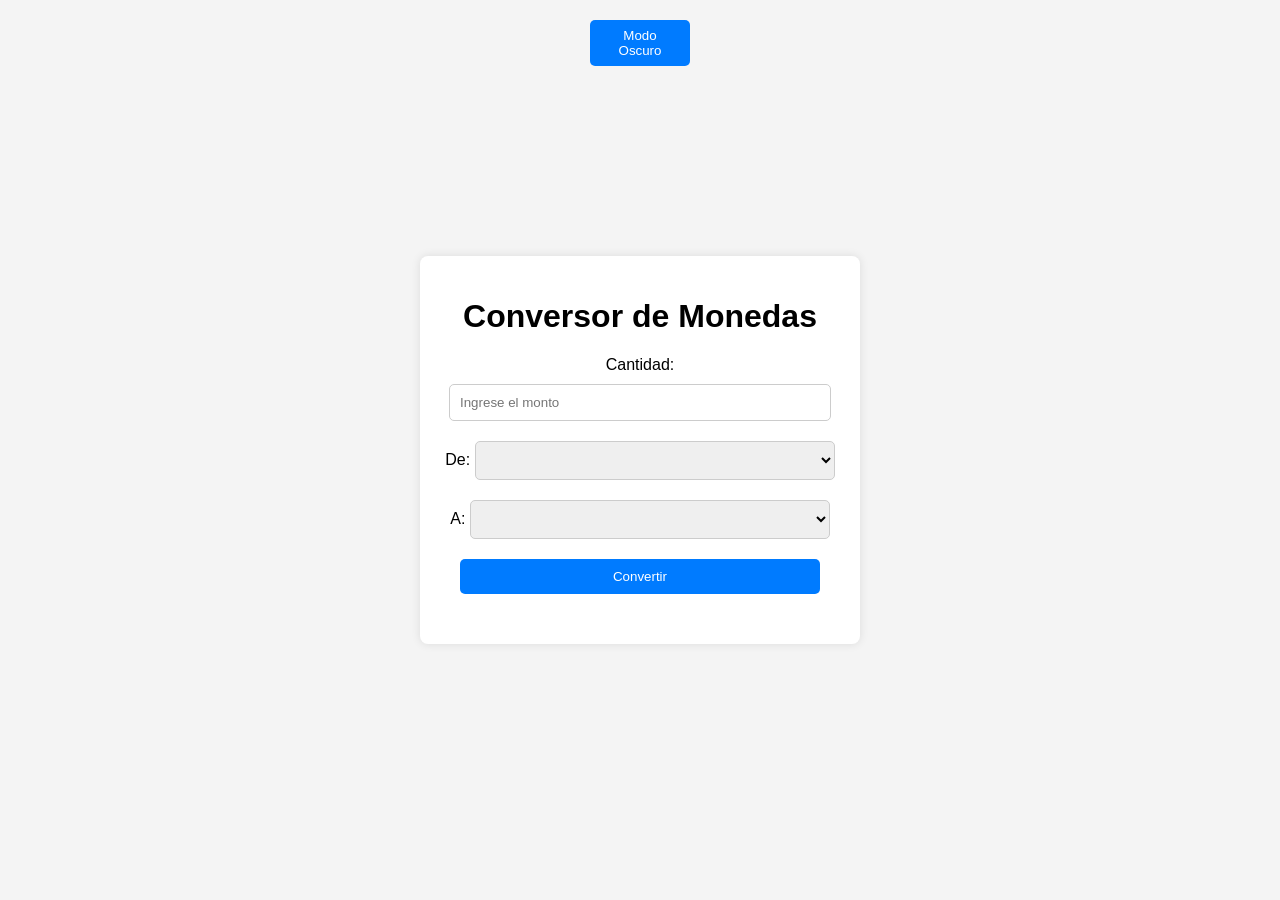
<file: MoneyConvert/index.html>
<!DOCTYPE html>
<html lang="es">
<head>
    <meta charset="UTF-8">
    <meta name="viewport" content="width=device-width, initial-scale=1.0">
    <title>Conversor de Monedas</title>
    <link rel="stylesheet" href="styles.css">
    <script defer src="script.js"></script>
</head>
<body>
    <div class="container">
        <h1>Conversor de Monedas</h1>
        <label for="amount">Cantidad:</label>
        <input type="number" id="amount" placeholder="Ingrese el monto">
        <label for="from">De:</label>
        <select id="from"></select>
        <label for="to">A:</label>
        <select id="to"></select>
        <button id="convert">Convertir</button>
        <p id="result"></p>
    </div>
</body>
</html>
</file>
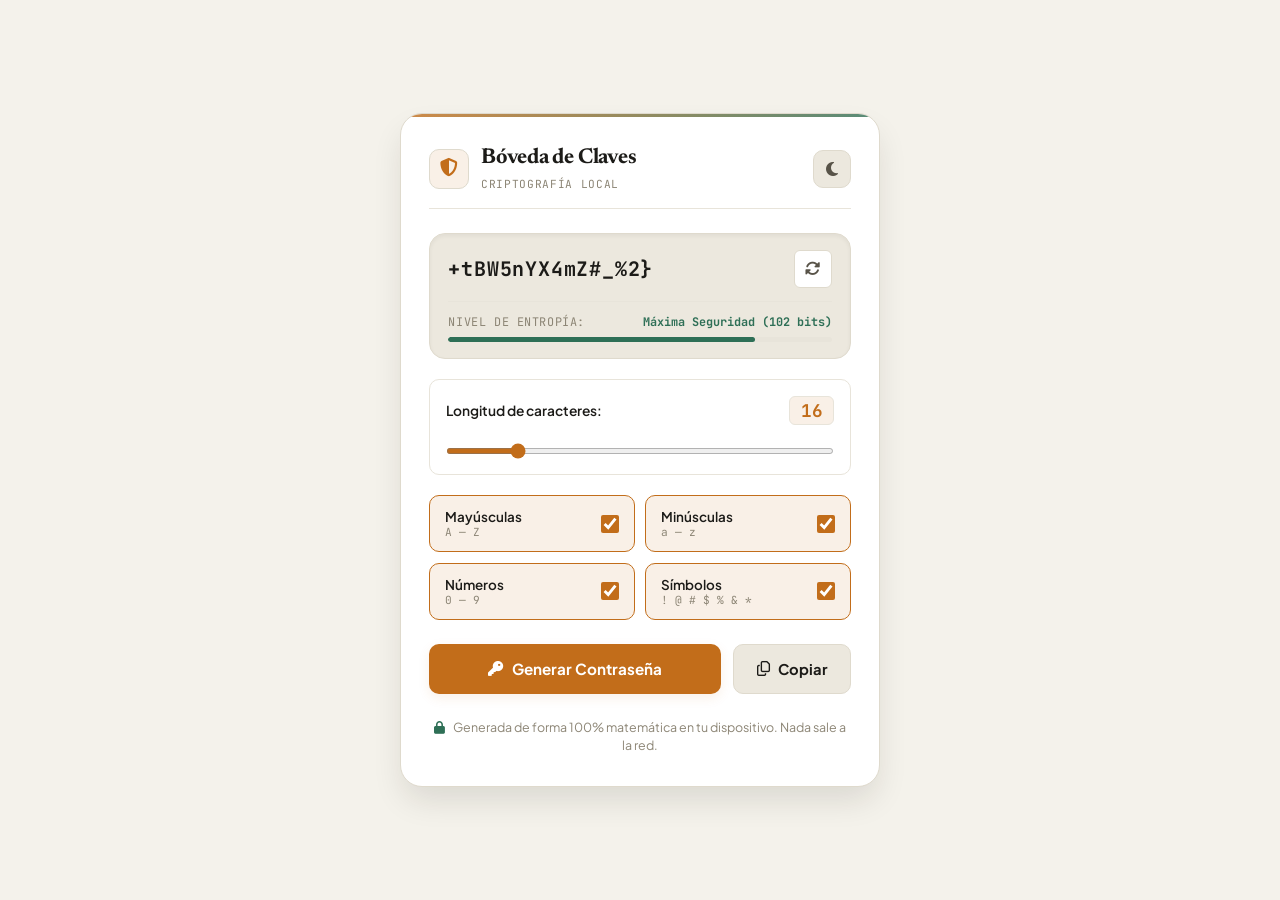
<file: PasswordGen/index.html>
<!DOCTYPE html>
<html lang="es">
<head>
  <meta charset="UTF-8">
  <meta name="viewport" content="width=device-width, initial-scale=1.0">
  <title>Bóveda de Claves — Generador Criptográfico Seguro</title>
  <meta name="description" content="Generador de contraseñas seguras con cálculo de entropía en tiempo real. Criptografía local en tu navegador sin enviar datos a la red.">

  <!-- Typography & Icons -->
  <link rel="preconnect" href="https://fonts.googleapis.com">
  <link rel="preconnect" href="https://fonts.gstatic.com" crossorigin>
  <link href="https://fonts.googleapis.com/css2?family=JetBrains+Mono:wght@400;500;600;700&family=Newsreader:ital,opsz,wght@0,6..72,500;0,6..72,600;0,6..72,700;1,6..72,400&family=Plus+Jakarta+Sans:wght@400;500;600;700;800&display=swap" rel="stylesheet">
  <link rel="stylesheet" href="https://cdnjs.cloudflare.com/ajax/libs/font-awesome/6.5.1/css/all.min.css" integrity="sha512-DTOQO9RWCH3ppGqcWaEA1BIZOC6xxalwEsw9c2QQeAIftl+Vegovlnee1c9QX4TctnWMn13TZye+giMm8e2LwA==" crossorigin="anonymous" referrerpolicy="no-referrer" />

  <link rel="stylesheet" href="styles.css">
  <script defer src="script.js"></script>
</head>
<body class="dark">
  <div class="vault-shell">
    <div class="vault-card">
      <!-- Encabezado de la Bóveda -->
      <header class="vault-header">
        <div class="vault-brand">
          <div class="vault-logo-badge">
            <i class="fas fa-shield-halved"></i>
          </div>
          <div class="vault-title">
            <h1>Bóveda de Claves</h1>
            <span>Criptografía Local</span>
          </div>
        </div>
        <button id="theme-toggle" class="theme-toggle-btn" aria-label="Cambiar tema visual" title="Alternar Modo Oscuro / Claro">
          <i class="fas fa-moon"></i>
        </button>
      </header>

      <!-- Terminal de Salida & Visualizador de Clave -->
      <div class="password-terminal">
        <div class="password-display-row">
          <input
            type="text"
            id="password"
            class="password-input-field"
            readonly
            placeholder="Generando clave..."
            aria-label="Contraseña generada"
          >
          <div class="terminal-actions">
            <button id="btn-regenerate" class="terminal-icon-btn" title="Generar otra clave">
              <i class="fas fa-rotate"></i>
            </button>
          </div>
        </div>

        <!-- Indicador de Entropía y Fortaleza -->
        <div class="entropy-panel">
          <div class="entropy-info-row">
            <span class="entropy-label">Nivel de Entropía:</span>
            <span id="entropy-text" class="entropy-value">Segura (96 bits)</span>
          </div>
          <div class="entropy-track">
            <div id="entropy-bar" class="entropy-bar"></div>
          </div>
        </div>
      </div>

      <!-- Controles de Configuración -->
      <div class="controls-group">
        <!-- Control de Longitud -->
        <div class="length-slider-box">
          <div class="slider-label-row">
            <label for="length" class="slider-label">Longitud de caracteres:</label>
            <span id="length-display" class="length-counter">16</span>
          </div>
          <input
            type="range"
            id="length-slider"
            min="6"
            max="64"
            value="16"
            class="range-slider"
          >
          <!-- Input oculto para compatibilidad con código existente -->
          <input type="number" id="length" min="6" max="64" value="16" style="display:none;">
        </div>

        <!-- Selector de Componentes -->
        <div class="options-grid">
          <label class="switch-card active" for="uppercase">
            <div class="switch-label-group">
              <span class="switch-title">Mayúsculas</span>
              <span class="switch-specimen">A — Z</span>
            </div>
            <input type="checkbox" id="uppercase" class="custom-checkbox" checked>
          </label>

          <label class="switch-card active" for="lowercase">
            <div class="switch-label-group">
              <span class="switch-title">Minúsculas</span>
              <span class="switch-specimen">a — z</span>
            </div>
            <input type="checkbox" id="lowercase" class="custom-checkbox" checked>
          </label>

          <label class="switch-card active" for="numbers">
            <div class="switch-label-group">
              <span class="switch-title">Números</span>
              <span class="switch-specimen">0 — 9</span>
            </div>
            <input type="checkbox" id="numbers" class="custom-checkbox" checked>
          </label>

          <label class="switch-card active" for="symbols">
            <div class="switch-label-group">
              <span class="switch-title">Símbolos</span>
              <span class="switch-specimen">! @ # $ % & *</span>
            </div>
            <input type="checkbox" id="symbols" class="custom-checkbox" checked>
          </label>
        </div>
      </div>

      <!-- Acciones Principales -->
      <div class="action-buttons-row">
        <button id="generate" class="btn-primary-generate">
          <i class="fas fa-key"></i> Generar Contraseña
        </button>
        <button id="copy" class="btn-copy-action">
          <i class="far fa-copy"></i> Copiar
        </button>
      </div>

      <!-- Pie de Seguridad -->
      <footer class="vault-footer">
        <p>
          <i class="fas fa-lock"></i> Generada de forma 100% matemática en tu dispositivo. Nada sale a la red.
        </p>
      </footer>
    </div>
  </div>

  <!-- Toast de Copiado -->
  <div id="toast-notice" class="toast-notice" role="alert" aria-live="polite">
    <i class="fas fa-check-circle" style="color:var(--color-secure);"></i>
    <span id="toast-message">¡Clave copiada al portapapeles!</span>
  </div>
</body>
</html>
</file>
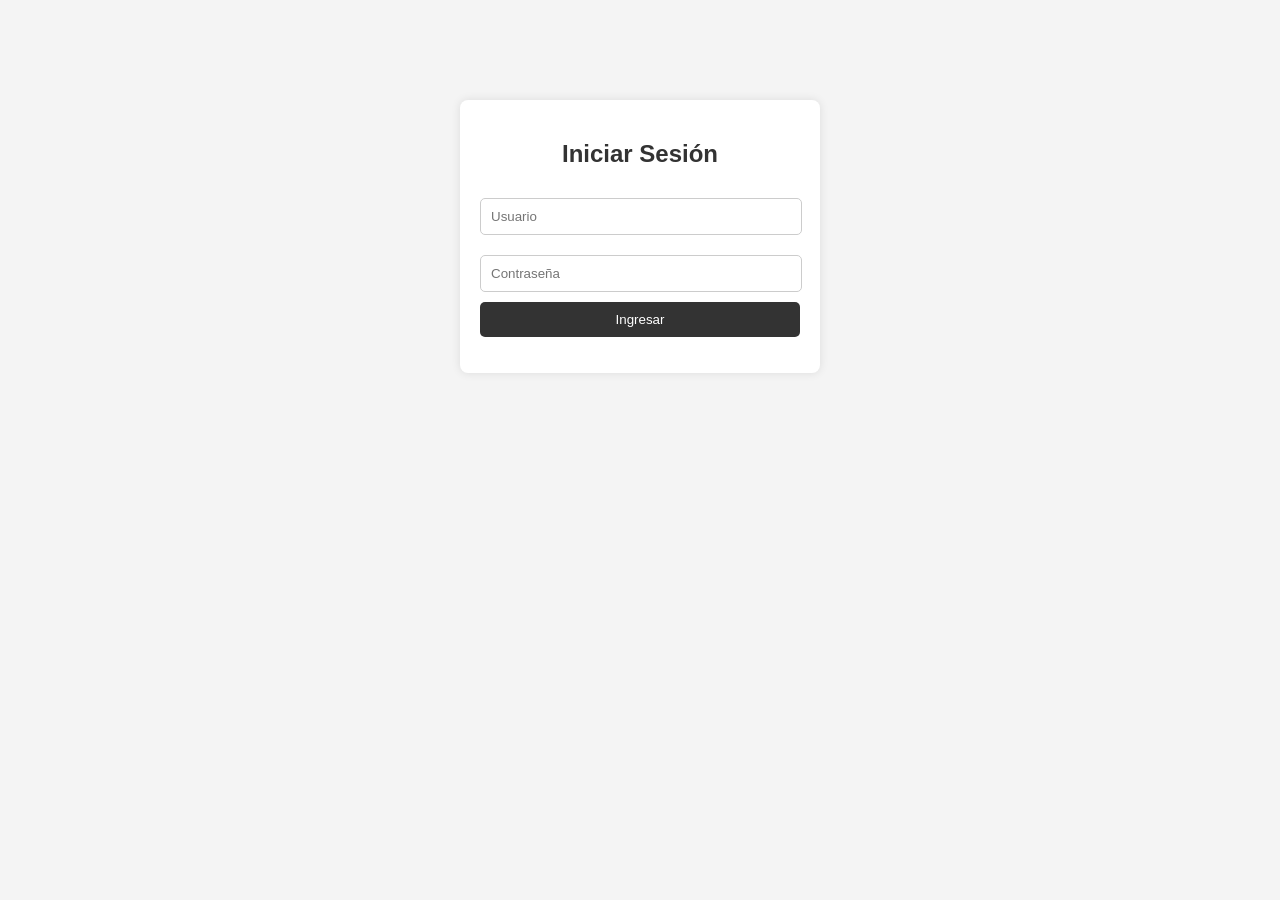
<file: LD/admin/index.html>
<!DOCTYPE html>
<html lang="es">
  <head>
    <meta charset="UTF-8" />
    <meta name="viewport" content="width=device-width, initial-scale=1.0" />
    <title>Admin - Portfolio</title>
    <link rel="stylesheet" href="../css/admin.css" />
    <script defer src="../js/admin.js"></script>
  </head>
  <body>
    <script>
      if (localStorage.getItem("autenticado") !== "true") {
        window.location.href = "../login.html";
      }
    </script>

    <div class="container">
      <h1>Panel de Administración</h1>

      <h2>Agregar/Editar Proyecto</h2>
<input type="text" id="nombre" placeholder="Nombre del Proyecto">
<input type="text" id="descripcion" placeholder="Descripción">
<input type="text" id="link" placeholder="Enlace">
<button id="btnGuardar" onclick="agregarProyecto()">Agregar</button>


      <h2>Lista de Proyectos</h2>
      <div id="admin-proyectos"></div>

      <h2>Modificar Contacto</h2>
      <input type="email" id="nuevoEmail" placeholder="Nuevo Email" />
      <input type="text" id="nuevoTelefono" placeholder="Nuevo Teléfono" />
      <button onclick="guardarContacto()">Guardar</button>

      <h2>Cambiar Datos de Acceso</h2>
      <input type="text" id="nuevoUsuario" placeholder="Nuevo Usuario" />
      <input
        type="password"
        id="nuevaPassword"
        placeholder="Nueva Contraseña"
      />
      <button onclick="guardarCredenciales()">Guardar</button>

      <button onclick="logout()">Cerrar Sesión</button>
      <br />
      <a href="../index.html">Volver al Portfolio</a>
    </div>
  </body>
</html>
</file>
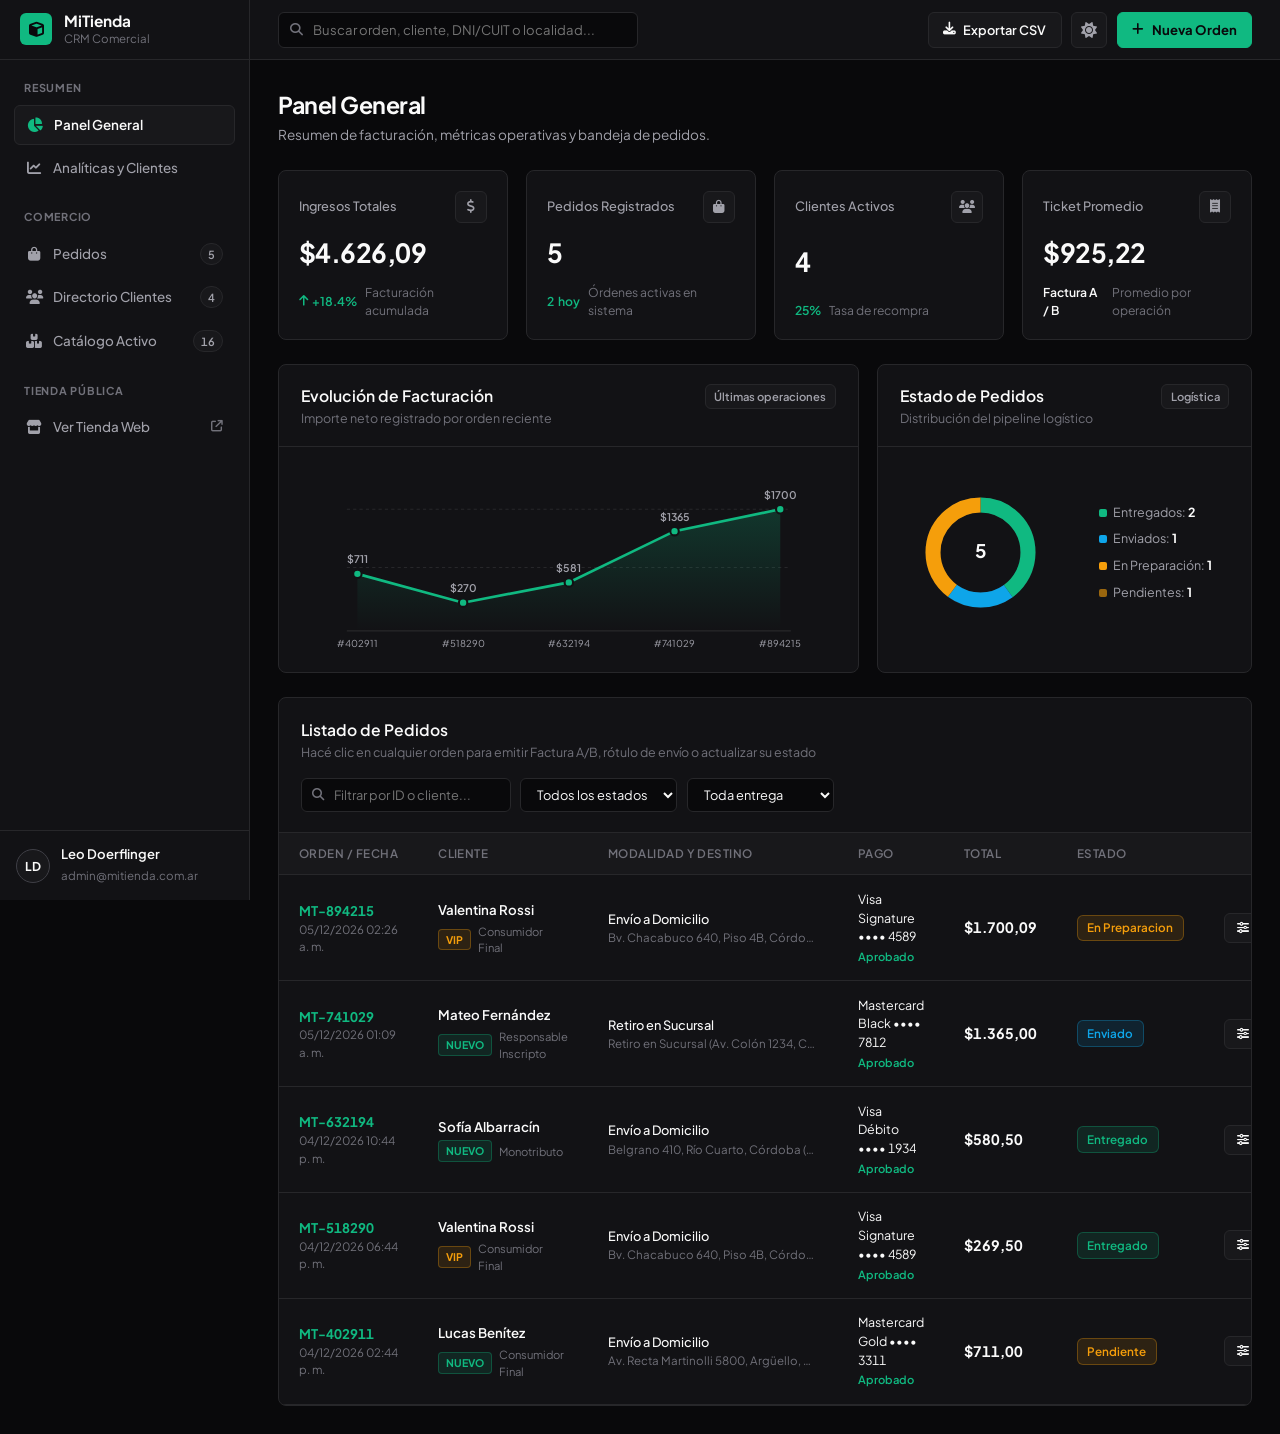
<file: MiTienda/dashboard/index.html>
<!DOCTYPE html>
<html lang="es">
<head>
  <meta charset="UTF-8" />
  <meta name="viewport" content="width=device-width, initial-scale=1.0" />
  <title>MiTienda CRM — Panel de Gestión Comercial</title>
  <meta name="description" content="Sistema administrativo de pedidos, clientes, catálogo y facturación de MiTienda." />

  <!-- Tipografía Limpia (Plus Jakarta Sans) -->
  <link rel="preconnect" href="https://fonts.googleapis.com" />
  <link rel="preconnect" href="https://fonts.gstatic.com" crossorigin />
  <link href="https://fonts.googleapis.com/css2?family=Plus+Jakarta+Sans:wght@400;500;600;700&display=swap" rel="stylesheet" />

  <!-- Iconografía FontAwesome 6 -->
  <link rel="stylesheet" href="https://cdnjs.cloudflare.com/ajax/libs/font-awesome/6.5.0/css/all.min.css" />

  <link rel="stylesheet" href="styles.css" />
</head>
<body data-theme="dark">

  <div class="admin-layout">

    <!-- ======================================================================
         1. SIDEBAR LATERAL (ESTILO APEX SHADCN ADMIN)
         ====================================================================== -->
    <aside class="admin-sidebar" id="admin-sidebar">
      <div class="sidebar-brand">
        <a href="../index.html" class="brand-link" title="Volver a la tienda">
          <div class="brand-icon-box">
            <i class="fas fa-Layer-group fa-cube"></i>
          </div>
          <div class="brand-text">
            <h1>MiTienda</h1>
            <span>CRM Comercial</span>
          </div>
        </a>
      </div>

      <nav class="sidebar-nav" aria-label="Navegación del CRM">
        <div class="nav-group">
          <span class="nav-group-label">RESUMEN</span>
          <a href="#orders" class="nav-item active" id="nav-orders-link" data-view="orders">
            <i class="fas fa-chart-pie"></i>
            <span>Panel General</span>
          </a>
          <a href="#crm" class="nav-item" id="nav-crm-link" data-view="crm">
            <i class="fas fa-chart-line"></i>
            <span>Analíticas y Clientes</span>
          </a>
        </div>

        <div class="nav-group">
          <span class="nav-group-label">COMERCIO</span>
          <a href="#orders-table" class="nav-item" id="nav-pedidos-shortcut" data-view="orders">
            <i class="fas fa-bag-shopping"></i>
            <span>Pedidos</span>
            <span class="nav-badge" id="orders-count-badge">0</span>
          </a>
          <a href="#crm" class="nav-item" id="nav-clientes-shortcut" data-view="crm">
            <i class="fas fa-users"></i>
            <span>Directorio Clientes</span>
            <span class="nav-badge" id="customers-count-badge">0</span>
          </a>
          <a href="#catalog" class="nav-item" id="nav-catalog-link" data-view="catalog">
            <i class="fas fa-boxes-stacked"></i>
            <span>Catálogo Activo</span>
            <span class="nav-badge" id="catalog-count-badge">16</span>
          </a>
        </div>

        <div class="nav-group">
          <span class="nav-group-label">TIENDA PÚBLICA</span>
          <a href="../index.html" class="nav-item">
            <i class="fas fa-store"></i>
            <span>Ver Tienda Web</span>
            <i class="fas fa-arrow-up-right-from-square external-icon"></i>
          </a>
        </div>
      </nav>

      <div class="sidebar-footer">
        <div class="admin-user-card">
          <div class="admin-avatar">LD</div>
          <div class="admin-user-info">
            <strong>Leo Doerflinger</strong>
            <span>admin@mitienda.com.ar</span>
          </div>
        </div>
      </div>
    </aside>

    <!-- ======================================================================
         2. CONTENIDO PRINCIPAL Y BARRA SUPERIOR
         ====================================================================== -->
    <main class="admin-main">

      <!-- Topbar -->
      <header class="admin-topbar">
        <div class="topbar-left">
          <button id="sidebar-toggle" class="btn-icon-square mobile-only" aria-label="Abrir menú lateral">
            <i class="fas fa-bars"></i>
          </button>
          <div class="topbar-search">
            <i class="fas fa-search"></i>
            <input type="search" id="global-search-input" placeholder="Buscar orden, cliente, DNI/CUIT o localidad..." aria-label="Buscar en el CRM" />
          </div>
        </div>

        <div class="topbar-right">
          <button id="btn-export-csv" class="btn-secondary-flat" title="Descargar listado en CSV para Excel">
            <i class="fas fa-download"></i>
            <span>Exportar CSV</span>
          </button>

          <button id="theme-toggle" class="btn-icon-square" aria-label="Cambiar tema claro/oscuro" title="Cambiar modo visual">
            <i class="fas fa-sun"></i>
          </button>

          <button id="btn-simulate-order" class="btn-emerald-primary" title="Registrar una nueva orden de prueba">
            <i class="fas fa-plus"></i>
            <span>Nueva Orden</span>
          </button>
        </div>
      </header>

      <!-- Contenedor de Vistas -->
      <div class="admin-content-wrapper">

        <!-- Cabecera de Página + KPIs Globales (Siempre visibles arriba) -->
        <div class="page-header-row">
          <div>
            <h2 id="page-view-title">Panel General</h2>
            <p id="page-view-subtitle">Resumen de facturación, métricas operativas y bandeja de pedidos.</p>
          </div>
        </div>

        <!-- 4 KPI CARDS (ESTILO APEX SHADCN) -->
        <section class="kpi-grid" aria-label="Indicadores clave">
          <div class="kpi-card">
            <div class="kpi-card-top">
              <span class="kpi-label">Ingresos Totales</span>
              <div class="kpi-icon-box"><i class="fas fa-dollar-sign"></i></div>
            </div>
            <div class="kpi-value" id="kpi-total-revenue">$0.00</div>
            <div class="kpi-foot">
              <span class="kpi-trend up"><i class="fas fa-arrow-up"></i> +18.4%</span>
              <span class="kpi-note">Facturación acumulada</span>
            </div>
          </div>

          <div class="kpi-card">
            <div class="kpi-card-top">
              <span class="kpi-label">Pedidos Registrados</span>
              <div class="kpi-icon-box"><i class="fas fa-bag-shopping"></i></div>
            </div>
            <div class="kpi-value" id="kpi-total-orders">0</div>
            <div class="kpi-foot">
              <span class="kpi-trend up" id="kpi-today-orders-pill"><span id="kpi-today-orders">0</span> hoy</span>
              <span class="kpi-note">Órdenes activas en sistema</span>
            </div>
          </div>

          <div class="kpi-card">
            <div class="kpi-card-top">
              <span class="kpi-label">Clientes Activos</span>
              <div class="kpi-icon-box"><i class="fas fa-users"></i></div>
            </div>
            <div class="kpi-value" id="kpi-total-customers">0</div>
            <div class="kpi-foot">
              <span class="kpi-trend up" id="kpi-recurrence-rate">0%</span>
              <span class="kpi-note">Tasa de recompra</span>
            </div>
          </div>

          <div class="kpi-card">
            <div class="kpi-card-top">
              <span class="kpi-label">Ticket Promedio</span>
              <div class="kpi-icon-box"><i class="fas fa-receipt"></i></div>
            </div>
            <div class="kpi-value" id="kpi-avg-ticket">$0.00</div>
            <div class="kpi-foot">
              <span class="kpi-trend neutral">Factura A / B</span>
              <span class="kpi-note">Promedio por operación</span>
            </div>
          </div>
        </section>

        <!-- ==================================================================
             VISTA 1: PANEL GENERAL Y PEDIDOS
             ================================================================== -->
        <section id="orders-view-section">

          <!-- Gráficos Superiores (Estilo Revenue Overview + Traffic Sources) -->
          <div class="overview-charts-grid">
            <div class="section-panel chart-panel">
              <div class="panel-header-clean">
                <div>
                  <h3>Evolución de Facturación</h3>
                  <p>Importe neto registrado por orden reciente</p>
                </div>
                <span class="panel-tag">Últimas operaciones</span>
              </div>
              <div class="chart-body-box" id="chart-sales-container"></div>
            </div>

            <div class="section-panel chart-panel">
              <div class="panel-header-clean">
                <div>
                  <h3>Estado de Pedidos</h3>
                  <p>Distribución del pipeline logístico</p>
                </div>
                <span class="panel-tag">Logística</span>
              </div>
              <div class="chart-body-box" id="chart-status-container"></div>
            </div>
          </div>

          <!-- Tabla Principal de Pedidos -->
          <div class="section-panel" id="orders-table-panel">
            <div class="panel-header-row">
              <div class="panel-title-group">
                <h3>Listado de Pedidos</h3>
                <p>Hacé clic en cualquier orden para emitir Factura A/B, rótulo de envío o actualizar su estado</p>
              </div>

              <div class="table-filters-bar">
                <div class="filter-search-box">
                  <i class="fas fa-search"></i>
                  <input type="text" id="order-search-input" placeholder="Filtrar por ID o cliente..." aria-label="Filtrar pedidos" />
                </div>

                <select id="order-status-filter" class="filter-select" aria-label="Filtrar por estado">
                  <option value="all">Todos los estados</option>
                  <option value="Pendiente">Pendiente</option>
                  <option value="En Preparacion">En Preparación</option>
                  <option value="Enviado">Enviado</option>
                  <option value="Entregado">Entregado</option>
                  <option value="Cancelado">Cancelado</option>
                </select>

                <select id="order-delivery-filter" class="filter-select" aria-label="Filtrar por entrega">
                  <option value="all">Toda entrega</option>
                  <option value="shipping">Envío a domicilio</option>
                  <option value="pickup">Retiro en local</option>
                </select>
              </div>
            </div>

            <div class="table-responsive">
              <table class="orders-table">
                <thead>
                  <tr>
                    <th>Orden / Fecha</th>
                    <th>Cliente</th>
                    <th>Modalidad y Destino</th>
                    <th>Pago</th>
                    <th>Total</th>
                    <th>Estado</th>
                    <th style="text-align: right;">Acción</th>
                  </tr>
                </thead>
                <tbody id="orders-table-body"></tbody>
              </table>
            </div>
          </div>
        </section>

        <!-- ==================================================================
             VISTA 2: ANALÍTICAS Y DIRECTORIO DE CLIENTES
             ================================================================== -->
        <section id="crm-view-section" class="crm-view-section">
          <div class="overview-charts-grid">
            <div class="section-panel chart-panel">
              <div class="panel-header-clean">
                <div>
                  <h3>Segmentación de Clientes</h3>
                  <p>Distribución entre cuentas VIP, recurrentes y nuevos compradores</p>
                </div>
                <span class="panel-tag">Fidelización</span>
              </div>
              <div class="chart-body-box" id="chart-customers-container"></div>
            </div>

            <div class="section-panel chart-panel">
              <div class="panel-header-clean">
                <div>
                  <h3>Modalidad Logística</h3>
                  <p>Comparativa entre envíos a domicilio y retiros en sucursal</p>
                </div>
                <span class="panel-tag">Despacho</span>
              </div>
              <div class="chart-body-box" id="chart-channels-container"></div>
            </div>
          </div>

          <div class="section-panel">
            <div class="panel-header-row">
              <div class="panel-title-group">
                <h3>Directorio Consolidado de Clientes</h3>
                <p>Perfiles fiscales, valor de vida acumulado (LTV) e historial completo de compras</p>
              </div>
            </div>
            <div class="customer-cards-grid" id="customer-cards-grid"></div>
          </div>
        </section>

        <!-- ==================================================================
             VISTA 3: CATÁLOGO DE PRODUCTOS EN TIENDA (16 ARTÍCULOS)
             ================================================================== -->
        <section id="catalog-view-section" class="catalog-view-section hidden">
          <div class="section-panel">
            <div class="panel-header-row">
              <div class="panel-title-group">
                <h3>Catálogo Sincronizado con la Tienda</h3>
                <p>Artículos publicados actualmente en el escaparate web con precios y estado de stock</p>
              </div>
              <a href="../index.html#productos" class="btn-secondary-flat">
                <i class="fas fa-external-link-alt"></i>
                <span>Ver en Tienda</span>
              </a>
            </div>

            <div class="table-responsive">
              <table class="orders-table">
                <thead>
                  <tr>
                    <th>ID</th>
                    <th>Producto</th>
                    <th>Categoría</th>
                    <th>Precio Vigente</th>
                    <th>Precio Anterior</th>
                    <th>Calificación</th>
                    <th>Etiqueta</th>
                  </tr>
                </thead>
                <tbody id="catalog-table-body"></tbody>
              </table>
            </div>
          </div>
        </section>

      </div>
    </main>

  </div>

  <!-- ======================================================================
       3. SLIDE-OVER DRAWER: DETALLE DE ORDEN, FACTURACIÓN Y LOGÍSTICA
       ====================================================================== -->
  <div class="slideover-backdrop" id="slideover-backdrop" aria-hidden="true">
    <aside class="slideover-panel" id="slideover-panel" role="dialog" aria-modal="true" aria-label="Detalle de orden">

      <div class="slideover-header">
        <div>
          <h3 id="detail-order-id">MT-000000</h3>
          <span id="detail-order-date">--</span>
        </div>
        <button id="btn-close-slideover" class="btn-icon-square" aria-label="Cerrar panel">
          <i class="fas fa-xmark"></i>
        </button>
      </div>

      <div class="slideover-body">

        <div class="detail-card-box">
          <h4>Estado Operativo del Pedido</h4>
          <div class="detail-field">
            <label for="detail-order-status-select">Cambiar estado:</label>
            <select id="detail-order-status-select" class="filter-select" style="width: 100%; margin-top: 0.35rem;">
              <option value="Pendiente">Pendiente</option>
              <option value="En Preparacion">En Preparación</option>
              <option value="Enviado">Enviado</option>
              <option value="Entregado">Entregado</option>
              <option value="Cancelado">Cancelado</option>
            </select>
          </div>
        </div>

        <div class="detail-card-box">
          <h4>Emisión de Comprobante Fiscal</h4>
          <div class="detail-field">
            <label for="detail-invoice-type-select">Formato de comprobante para imprimir:</label>
            <select id="detail-invoice-type-select" class="filter-select" style="width: 100%; margin-top: 0.35rem;">
              <option value="remito">Remito de Entrega (Uso Interno / Hoja de Ruta)</option>
              <option value="factura-b">Factura B — Consumidor Final / Monotributo</option>
              <option value="factura-a">Factura A — Responsable Inscripto (IVA 21% discriminado)</option>
              <option value="factura-c">Factura C — Régimen Simplificado</option>
            </select>
          </div>
        </div>

        <div class="detail-card-box">
          <div class="detail-box-header">
            <h4>Datos del Cliente</h4>
            <span id="detail-client-badge" class="customer-badge nuevo">Nuevo</span>
          </div>

          <div class="detail-grid-row">
            <div class="detail-field">
              <label>Nombre y Apellido</label>
              <span id="detail-client-name">--</span>
            </div>
            <div class="detail-field">
              <label>Teléfono</label>
              <span id="detail-client-phone">--</span>
            </div>
          </div>

          <div class="detail-field">
            <label>Correo Electrónico</label>
            <span id="detail-client-email">--</span>
          </div>

          <div class="detail-grid-row detail-sub-box">
            <div class="detail-field">
              <label>Condición IVA</label>
              <span id="detail-client-fiscal">Consumidor Final</span>
            </div>
            <div class="detail-field">
              <label>DNI / CUIT</label>
              <span id="detail-client-cuit">--</span>
            </div>
            <div class="detail-field" id="detail-client-company-row" style="grid-column: 1 / -1; display: none;">
              <label>Razón Social</label>
              <span id="detail-client-company">--</span>
            </div>
          </div>

          <div class="detail-grid-row detail-sub-box">
            <div class="detail-field">
              <label>Pedidos del Cliente</label>
              <span id="detail-client-orders-count">1 pedido</span>
            </div>
            <div class="detail-field">
              <label>Facturación Acumulada (LTV)</label>
              <span id="detail-client-ltv" class="text-emerald-bold">$0.00</span>
            </div>
          </div>
        </div>

        <div class="detail-card-box">
          <h4>Información de Pago</h4>
          <div class="detail-grid-row">
            <div class="detail-field">
              <label>Medio de Pago</label>
              <span id="detail-payment-method">Tarjeta</span>
            </div>
            <div class="detail-field">
              <label>Tarjeta</label>
              <span id="detail-payment-card">Visa •••• 0000</span>
            </div>
          </div>
          <div class="detail-grid-row">
            <div class="detail-field">
              <label>Titular</label>
              <span id="detail-payment-holder">--</span>
            </div>
            <div class="detail-field">
              <label>Cuotas / Estado</label>
              <span><span id="detail-payment-installments">1 cuota</span> · <strong id="detail-payment-status" class="text-emerald-bold">Aprobado</strong></span>
            </div>
          </div>
        </div>

        <div class="detail-card-box">
          <h4>Logística y Despacho</h4>
          <div class="detail-field">
            <label>Modalidad</label>
            <span id="detail-delivery-type">Envío a Domicilio</span>
          </div>
          <div class="detail-field">
            <label>Domicilio / Sucursal</label>
            <span id="detail-delivery-address">--</span>
          </div>
          <div class="detail-field">
            <label>Código de Seguimiento</label>
            <span id="detail-delivery-tracking" class="mono-text">--</span>
          </div>
        </div>

        <div class="detail-card-box">
          <h4>Artículos de la Orden</h4>
          <div id="detail-items-list" class="order-items-list"></div>

          <div class="order-totals-summary">
            <div class="total-line">
              <span>Subtotal</span>
              <span id="detail-subtotal">$0.00</span>
            </div>
            <div class="total-line">
              <span>Descuento</span>
              <span id="detail-discount" class="text-emerald-bold">-$0.00</span>
            </div>
            <div class="total-line">
              <span>Envío</span>
              <span id="detail-shipping-cost">$0.00</span>
            </div>
            <div class="total-line final">
              <span>Total Abonado</span>
              <span id="detail-total-amount">$0.00</span>
            </div>
          </div>
        </div>

      </div>

      <div class="slideover-footer">
        <div class="drawer-actions-row">
          <button id="btn-print-receipt" class="btn-secondary-flat" style="flex: 1;">
            <i class="fas fa-print"></i>
            <span>Imprimir Factura / Remito</span>
          </button>
          <button id="btn-print-shipping-label" class="btn-secondary-flat" style="flex: 1;">
            <i class="fas fa-barcode"></i>
            <span>Rótulo de Envío</span>
          </button>
        </div>
        <a href="#" id="btn-contact-customer-wa" target="_blank" rel="noopener noreferrer" class="btn-emerald-primary" style="width: 100%; justify-content: center;">
          <i class="fab fa-whatsapp"></i>
          <span>Contactar al Cliente por WhatsApp</span>
        </a>
      </div>

    </aside>
  </div>

  <!-- ======================================================================
       4. MODAL HISTORIAL 360° DEL CLIENTE
       ====================================================================== -->
  <div class="customer-modal" id="customer-modal" aria-hidden="true">
    <div class="customer-modal-content" role="dialog" aria-modal="true" aria-label="Ficha del cliente">
      <div class="modal-top-bar">
        <h3>Ficha e Historial del Cliente</h3>
        <button id="btn-close-customer-modal" class="btn-icon-square" aria-label="Cerrar modal">
          <i class="fas fa-xmark"></i>
        </button>
      </div>
      <div id="customer-modal-body" class="customer-modal-body"></div>
    </div>
  </div>

  <!-- CONTENEDOR TOAST -->
  <div class="toast-container" id="toast-container" aria-live="polite"></div>

  <script src="script.js"></script>
</body>
</html>
</file>
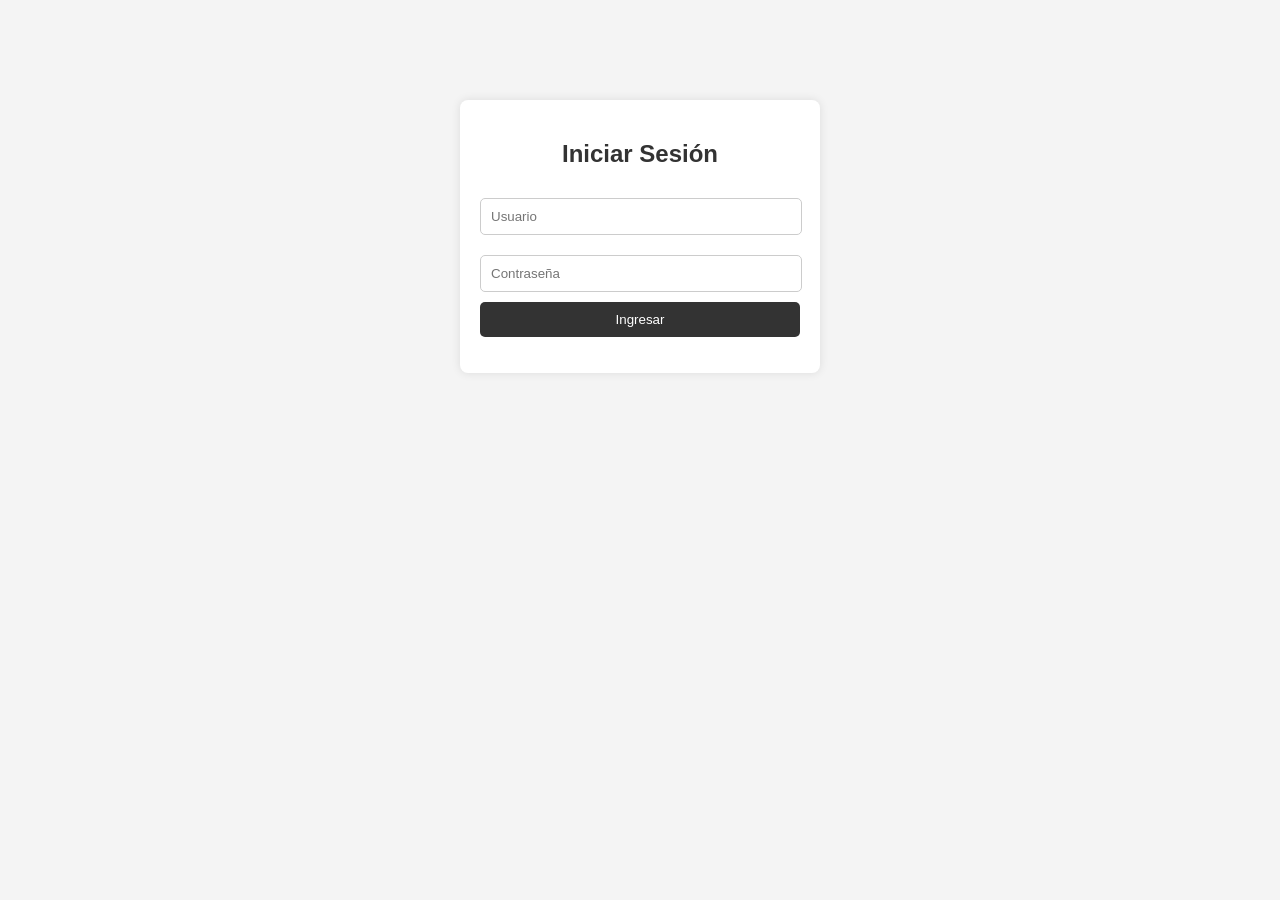
<file: LD/login.html>
<!DOCTYPE html>
<html lang="es">
<head>
    <meta charset="UTF-8">
    <meta name="viewport" content="width=device-width, initial-scale=1.0">
    <title>Login - Portfolio</title>
    <link rel="stylesheet" href="css/styles.css">
    <script defer src="js/auth.js"></script>
</head>
<body>
    <div class="login-container">
        <h2>Iniciar Sesión</h2>
        <input type="text" id="usuario" placeholder="Usuario">
        <input type="password" id="password" placeholder="Contraseña">
        <button onclick="login()">Ingresar</button>
        <p id="mensaje"></p>
    </div>
</body>
</html>
</file>
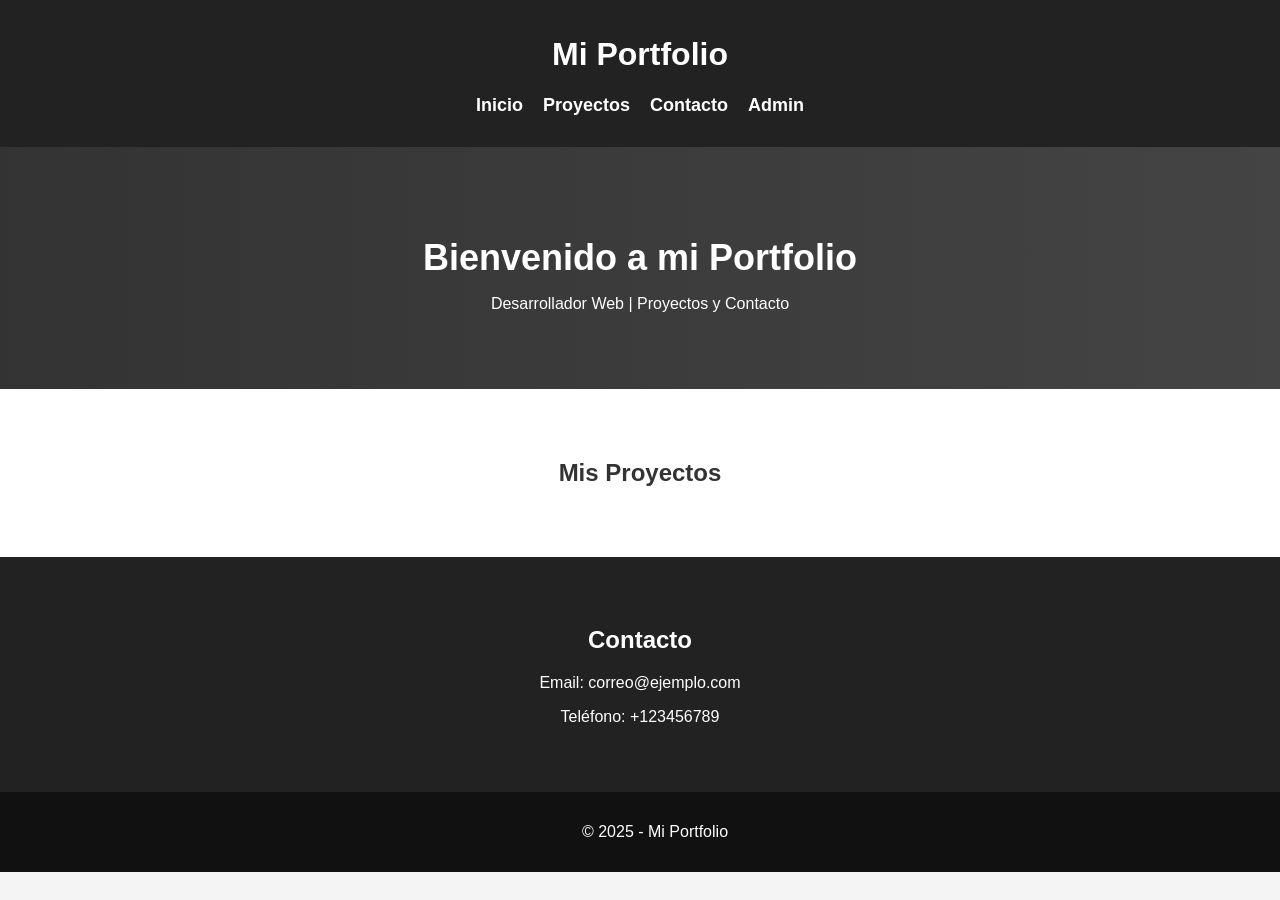
<file: Portfolio/index2 - copia.html>
<!DOCTYPE html>
<html lang="es">
<head>
    <meta charset="UTF-8">
    <meta name="viewport" content="width=device-width, initial-scale=1.0">
    <title>Mi Portfolio</title>
    <link rel="stylesheet" href="css/styles.css">
    <script defer src="js/main.js"></script>
</head>
<body>
    <header>
        <h1>Mi Portfolio</h1>
        <nav>
            <ul>
                <li><a href="#inicio">Inicio</a></li>
                <li><a href="#proyectos">Proyectos</a></li>
                <li><a href="#contacto">Contacto</a></li>
                <li><a href="login.html">Admin</a></li>
            </ul>
        </nav>
    </header>

    <section id="inicio" class="reveal">
        <h2>Bienvenido a mi Portfolio</h2>
        <p>Desarrollador Web | Proyectos y Contacto</p>
    </section>
    
    <section id="proyectos" class="reveal">
        <h2>Mis Proyectos</h2>
        <div id="lista-proyectos"></div>
    </section>
    
    <section id="contacto" class="reveal">
        <h2>Contacto</h2>
        <p>Email: <span id="email">correo@ejemplo.com</span></p>
        <p>Teléfono: <span id="telefono">+123456789</span></p>
    </section>
    

    <footer>
        <p>&copy; 2025 - Mi Portfolio</p>
    </footer>
</body>
</html>
</file>
<file: LD/css/style.css>
* {
  margin: 0px;
  padding: 0px;
  box-sizing: border-box;
  font-family: Arial, Helvetica, sans-serif;
  list-style: none;
}

body,
html {
  overflow-x: hidden;
  scroll-padding-top: 20%;
  display: flex;
  flex-direction: column;
  min-height: 100vh; /* Garantiza que el contenido ocupe toda la altura de la pantalla */
  margin: 0;
}

:root {
  --black: #000000;
  --white: #e5e5e5;
  --yellow: #fca311;
  --blue: #14213d;
  --red: #df3667;
}

.navbar {
  background-color: var(--black);
  display: flex;
  justify-content: space-between;
  align-items: center;
  height: 100px;
}

.navbar ul {
  float: right;
}

#logo {
  filter: invert(1);
}

.navbar ul li {
  display: inline-block;
  line-height: 100px;
  margin: 0px 10px;
}

.lenguajes {
  display: grid;
  grid-template-columns: repeat(auto-fit, minmax(50px, 1fr)); /* Se adapta automáticamente */
  gap: 20px;
  justify-content: center;
  align-items: center;
  max-width: 600px;
  margin: 0 auto;
  padding: 20px;
}

.lenguajes img {
  width: 60px;
  height: auto;
  transition: transform 0.3s ease-in-out;
}

.lenguajes img:hover {
  transform: scale(1.1);
}

/* Ajuste para pantallas pequeñas */
@media (max-width: 768px) {
  .lenguajes {
    grid-template-columns: repeat(auto-fit, minmax(40px, 1fr)); /* Se adapta mejor en móviles */
    gap: 15px;
  }

  .lenguajes img {
    width: 50px;
  }
}


.checked {
  font-size: 40px;
  color: var(--white);
  cursor: pointer;
  float: right;
  margin-right: 20px;
  display: none;
}

.check {
  font-size: 40px;
  color: var(--white);
  cursor: pointer;
  float: right;
  margin-right: 20px;
  display: none;
}

#toggle-menu {
  display: none;
}

#signin:hover {
  color: var(--yellow);
}

#signup:hover {
  color: var(--blue);
}

.logo img {
  width: 75px;
  margin: 20px 0px 10px 30px;
  background-color: var(--white);
  border-radius: 5px;
}

a {
  text-decoration: none;
  font-weight: 700;
  color: var(--white);
}

.divider {
  background-color: var(--white);
  margin-top: 0px;
  width: 100%;
  height: 1px;
}

#lista-proyectos {
  background-color: var(--black);
}

#hero {
  min-height: 100vh; /* Asegura que el hero ocupe el 100% de la pantalla */
  display: flex;
  flex-direction: row;
  justify-content: center;
  align-items: center;
  flex-wrap: wrap; /* Permite que los elementos se acomoden mejor en pantallas pequeñas */
  gap: 20px;
  text-align: center;
  padding: 50px 20px;
  background-color: var(--black);
}

#hero div {
  background-color: transparent;
  max-width: 90%; /* Evita que los elementos sean demasiado anchos */
}

#hero h1 {
  color: var(--yellow);
  font-size: 2.5rem;
}

#hero span {
  color: var(--white);
  font-size: 1.5rem;
  max-width: 80%;
  text-align: center;
  line-height: 1.5;
  padding: 10px;
  display: block;
}

/* Ajustes para pantallas medianas */
@media (max-width: 1024px) {
  #hero span {
    font-size: 1.3rem;
    max-width: 90%;
  }
}

/* Ajustes para pantallas pequeñas */
@media (max-width: 768px) {
  #hero {
    flex-direction: column; /* Los elementos se apilan verticalmente */
    text-align: center;
  }

  #hero span {
    font-size: 1.1rem;
    max-width: 95%;
  }

  #hero img {
    width: 80%; /* Ajusta el tamaño de la imagen para móviles */
  }
}

/* Ajustes para celulares pequeños */
@media (max-width: 480px) {
  #hero span {
    font-size: 1rem;
    max-width: 100%;
    padding: 5px;
  }

  #hero h1 {
    font-size: 2rem; /* Reduce el tamaño del título en móviles */
  }
}

#hero img {
  border-radius: 10px;
}

#about-us {
  background-color: var(--black);
  background-position: 0px -15px;
}

#about-us h2 {
  text-align: center;
  font-size: 50px;
}

hh div {
  background-color: transparent;
  padding: 50px;
}

hh div h1 {
  margin: auto;
  color: var(--yellow);
  background-color: transparent;
  background-position: 0px;
}

hh span {
  color: var(--white);
  font-size: 1.5rem;
  max-width: 80%;
  text-align: center;
  line-height: 1.5;
  padding: 10px;
  display: block;
}

/* Ajustes responsivos para el hero */
@media (max-width: 1024px) {
  hh span {
    font-size: 1.3rem;
    max-width: 90%;
  }
}

@media (max-width: 768px) {
  hh span {
    font-size: 1.1rem;
    max-width: 95%;
  }
}

@media (max-width: 480px) {
  hh span {
    font-size: 1rem;
    max-width: 100%;
    padding: 5px;
  }
}

#info {
  display: flex;
  flex-direction: column;
  align-items: center;
}

lenguajes {
  display: flex;
  flex-wrap: nowrap;
  flex-direction: row;
  align-items: center;
  gap: 50px;
}

lenguajes img {
  width: 80px;
  background-color: transparent;
  filter: grayscale(50);
}

lenguajes img:hover {
  filter: none;
}

#about-us .title h2 {
  background-color: var(--white);
  margin-bottom: 20px;
}

#cards {
  display: flex;
  align-items: center;
  flex-direction: row;
  flex-wrap: wrap;
  gap: 50px;
  padding-bottom: 100px;
}

.card {
  width: 250px;
  height: 400px;
  background-color: var(--blue);
  border-radius: 10px;
  margin: auto;
  display: flex;
  flex-direction: column;
  flex-wrap: nowrap;
  align-items: center;
  justify-content: space-around;
}

#foto {
  font-size: 100px;
  margin-top: 25px;
  color: var(--yellow);
}

#about-us .card p {
  text-align: center;
  text-transform: uppercase;
  font-weight: 600;
  margin-top: 15px;
  font-size: 30px;
  color: var(--white);
}

#about-us .card span {
  color: var(--white);
  font-size: 24px;
  text-align: center;
}

#form {
  background-color: var(--black);
  display: flex;
  flex-direction: column;
  align-items: center;
}

#form input {
  margin: 15px;
  background-color: transparent;
  border-color: var(--white);
  width: 300px;
  height: 40px;
  color: var(--white);
  border-radius: 5px 50px;
  text-align: center;
}

.datos {
  display: flex;
  justify-content: center;
  flex-direction: row;
}

#form #mensaje {
  width: 650px;
}

#bongo {
  width: 250px;
}

#form h2 {
  color: var(--white);
  font-size: 50px;
}

#form #enviar {
  margin-bottom: 50px;
}

#footer {
  width: 100%;
  height: 50px;
  display: flex;
  justify-content: space-around;
  align-items: center;
  background-color: var(--blue);
  color: var(--yellow);
  padding: 10px;
  position: relative; /* Evita que se superponga en contenido pequeño */
  bottom: 0;
}

/* Ajustes responsivos */
@media (max-width: 560px) {
  #footer {
    height: auto;
    flex-direction: column;
    align-items: center;
    padding: 15px;
  }
}

#proyectos {
  background: var(--black);
  padding: 50px 20px;
  text-align: center;
}

#lista-proyectos {
  display: grid;
  grid-template-columns: repeat(auto-fit, minmax(280px, 1fr));
  gap: 20px;
  justify-content: center;
  padding: 20px;
}

.proyecto {
  background: var(--white);
  padding: 20px;
  border-radius: 8px;
  box-shadow: 0px 4px 8px rgba(0, 0, 0, 0.2);
  transition: transform 0.3s ease-in-out, box-shadow 0.3s ease-in-out;
  text-align: center;
}

.proyecto:hover {
  transform: translateY(-5px);
  box-shadow: 0px 6px 12px rgba(0, 0, 0, 0.3);
}

.proyecto h3 {
  color: var(--blue);
  margin-bottom: 10px;
}

.proyecto p {
  color: var(--black);
  font-size: 16px;
  margin-bottom: 10px;
}

.proyecto a {
  display: inline-block;
  margin-top: 10px;
  padding: 10px 15px;
  background: var(--yellow);
  color: var(--black);
  font-weight: bold;
  text-decoration: none;
  border-radius: 5px;
  transition: background 0.3s ease-in-out;
}

.proyecto a:hover {
  background: #e09a00;
}

@media (max-width: 768px) {
  #lista-proyectos {
    grid-template-columns: 1fr;
  }

  .proyecto {
    width: 100%;
  }
}

#proyectos .title,
#form .title {
  background-color: var(--white);
  margin-bottom: 20px;
  text-align: center;
  padding: 10px 0;
  width: 100%;
  display: block;
}

#proyectos .title h2 {
  display: block;
  width: 100%;
}

#proyectos .title h2,
#form .title h2 {
  font-size: 50px;
  color: var(--black);
}

/* Tecnologías */
.tecnologias {
  display: flex;
  justify-content: center;
  gap: 10px;
  margin-top: 10px;
}

.tecnologia-icon {
  width: 40px;
  height: 40px;
}

@media (max-width: 1250px) {
  #gif {
    display: none;
  }

  hh #info {
    padding: 100px 120px 50px 120px;
  }

  hh #info span {
    font-size: 30px;
    text-align: center;
  }
}

@media (max-width: 680px) {
  lenguajes img {
    width: 50px;
    filter: none;
  }

  .check {
    display: block;
  }

  .navbar {
    width: 100%;
    position: fixed;
  }

  ul {
    position: fixed;
    width: 100%;
    height: 100vh;
    background: var(--black);
    top: 100px;
    text-align: center;
    right: -100%;
    transition: all 0.5s;
  }

  .nav ul li {
    display: block;
  }

  .nav ul li a {
    font-size: 20px;
  }

  #toggle-menu:checked ~ ul {
    left: 0;
  }

  #toggle-menu:hover {
    display: none;
  }

  #form input {
    width: 200px;
    height: 40px;
  }

  #form #mensaje {
    width: 550px;
  }

  #bongo {
    width: 200px;
  }

  #form h2 {
    margin-top: 10px;
    font-size: 30px;
  }

  #form #enviar {
    margin-bottom: 50px;
  }
}

@media (max-width: 560px) {
  lenguajes img {
    width: 40px;
  }

  #form #mensaje {
    width: 450px;
  }

  /* #footer {
    height: 90px;
    display: flex;
    flex-direction: column;
    align-items: center;
    justify-content: space-evenly;
  } */
}

@media (max-width: 525px) {
  lenguajes img {
    width: 45px;
  }

  hh #info span {
    padding: 10px 25px 0px;
    font-size: 20px;
  }
}

@media (max-width: 460px) {
  #form {
    background-color: var(--black);
    flex-direction: column;
  }

  #form input {
    width: 175px;
  }

  .datos {
    flex-direction: row;
  }

  #form #mensaje {
    width: 350px;
  }
}

@media (max-width: 400px) {
  #form {
    background-color: var(--black);
    flex-direction: column;
  }

  #form input {
    width: 175px;
  }

  .datos {
    flex-direction: row;
  }

  #form #mensaje {
    width: 350px;
  }
}

@media (max-width: 375px) {
  lenguajes img {
    width: 50px;
  }

  hh #info span {
    padding: 10px 50px 0px;
    font-size: 20px;
  }

  hh {
    height: 600px;
  }

  #form {
    background-color: var(--black);
    flex-direction: column;
  }

  #form input {
    width: 200px;
  }

  .datos {
    flex-direction: column;
  }

  #form #mensaje {
    width: 200px;
  }

  #bongo {
    width: 200px;
  }

  #form h2 {
    font-size: 30px;
  }
  /* #footer {
    height: 90px;
    display: flex;
    flex-direction: column;
  } */
}
</file>
<file: MiTienda/style.css>
/* ==========================================================================
   MITIENDA — SISTEMA DE DISEÑO E-COMMERCE (MODO CLARO & MODO OSCURO)
   Estructura inspirada en catálogos retail modernos con identidad propia,
   hero dinámico multi-categoría, transiciones fluidas y popup de newsletter
   ========================================================================== */

:root,
body[data-theme="light"] {
  --bg-page: #FFFFFF;
  --bg-card: #FFFFFF;
  --bg-mist: #F3F4F6;
  --bg-subtle: #F9FAFB;
  --bg-img-pedestal: #F8F9FA;

  --text-black: #09090B;
  --text-main: #18181B;
  --text-body: #27272A;
  --text-muted: #64646E;

  --color-primary: #0062B8;
  --color-primary-hover: #004E94;
  --color-primary-soft: rgba(0, 98, 184, 0.08);

  --color-badge-promo: #F59E0B;
  --color-badge-dark: #18181B;
  --color-success: #0D8A47;
  --color-danger: #DC2626;

  --border-color: #E4E4E7;
  --border-strong: #D1D1D6;

  --font-sans: 'Plus Jakarta Sans', -apple-system, BlinkMacSystemFont, 'Segoe UI', sans-serif;

  --radius-xs: 6px;
  --radius-sm: 8px;
  --radius-md: 12px;

  --shadow-card: 0 2px 8px rgba(0, 0, 0, 0.05);
  --shadow-hover: 0 12px 26px rgba(0, 0, 0, 0.09);
  --shadow-overlay: 0 8px 24px rgba(0, 0, 0, 0.11);

  --ease-smooth: cubic-bezier(0.22, 1, 0.36, 1);
}

body[data-theme="dark"] {
  --bg-page: #0D0D10;
  --bg-card: #151519;
  --bg-mist: #1B1B20;
  --bg-subtle: #1F1F25;
  --bg-img-pedestal: #F4F4F6;

  --text-black: #FAFAFA;
  --text-main: #F4F4F5;
  --text-body: #D4D4D8;
  --text-muted: #9E9EA8;

  --color-primary: #2576DF;
  --color-primary-hover: #1D63C2;
  --color-primary-soft: rgba(37, 118, 223, 0.14);

  --color-badge-promo: #F59E0B;
  --color-badge-dark: #27272A;
  --color-success: #10B981;
  --color-danger: #EF4444;

  --border-color: #27272D;
  --border-strong: #383842;

  --shadow-card: 0 4px 12px rgba(0, 0, 0, 0.35);
  --shadow-hover: 0 14px 32px rgba(0, 0, 0, 0.55);
  --shadow-overlay: 0 12px 32px rgba(0, 0, 0, 0.65);
}

*, *::before, *::after {
  box-sizing: border-box;
  margin: 0;
  padding: 0;
}

html {
  scroll-behavior: smooth;
  overflow-x: hidden;
}

body {
  font-family: var(--font-sans);
  background-color: var(--bg-page);
  color: var(--text-body);
  line-height: 1.5;
  -webkit-font-smoothing: antialiased;
  overflow-x: hidden;
  transition: background-color 0.25s var(--ease-smooth), color 0.25s var(--ease-smooth);
}

img {
  max-width: 100%;
  display: block;
}

a {
  color: inherit;
  text-decoration: none;
}

button, input, select, textarea {
  font-family: inherit;
  font-size: inherit;
}

.sr-only {
  position: absolute;
  width: 1px;
  height: 1px;
  overflow: hidden;
  clip: rect(0, 0, 0, 0);
}

.hidden {
  display: none !important;
}

/* ==========================================================================
   1. BARRA SUPERIOR Y HEADER CON LOGO PROPIO
   ========================================================================== */
.utility-bar {
  background-color: var(--bg-mist);
  border-bottom: 1px solid var(--border-color);
  font-size: 0.78rem;
  color: var(--text-body);
  transition: background-color 0.25s var(--ease-smooth);
}

.utility-container {
  max-width: 1360px;
  margin: 0 auto;
  padding: 0.45rem 2rem;
  display: flex;
  justify-content: space-between;
  align-items: center;
  gap: 1rem;
}

.utility-links {
  display: flex;
  align-items: center;
  gap: 0.65rem;
  font-weight: 500;
}

.utility-links a:hover,
.utility-newsletter-trigger:hover {
  color: var(--color-primary);
}

.utility-newsletter-trigger {
  background: none;
  border: none;
  color: var(--color-primary);
  font-weight: 700;
  cursor: pointer;
  display: inline-flex;
  align-items: center;
  gap: 0.35rem;
}

.utility-sep {
  color: var(--border-strong);
}

.site-header {
  position: sticky;
  top: 0;
  z-index: 100;
  background-color: var(--bg-page);
  border-bottom: 1px solid var(--border-color);
  transition: background-color 0.25s var(--ease-smooth), border-color 0.25s var(--ease-smooth);
}

.header-container {
  max-width: 1360px;
  margin: 0 auto;
  padding: 0 2rem;
  height: 64px;
  display: flex;
  align-items: center;
  justify-content: space-between;
  gap: 1.5rem;
}

.header-left {
  display: flex;
  align-items: center;
  gap: 2.2rem;
}

/* Logo Propio Original */
.brand-logo {
  display: inline-flex;
  align-items: center;
  gap: 0.6rem;
  font-weight: 800;
  font-size: 1.22rem;
  color: var(--text-black);
  letter-spacing: -0.03em;
}

.brand-emblem {
  width: 36px;
  height: 36px;
  border-radius: var(--radius-sm);
  background-color: var(--color-primary);
  color: #FFFFFF;
  display: inline-flex;
  align-items: center;
  justify-content: center;
  transition: transform 0.25s var(--ease-smooth), background-color 0.2s ease;
}

.brand-logo:hover .brand-emblem {
  transform: translateY(-2px) rotate(-4deg);
  background-color: var(--color-primary-hover);
}

.brand-dot {
  color: var(--color-primary);
}

.primary-nav ul {
  display: flex;
  align-items: center;
  gap: 1.4rem;
  list-style: none;
}

.nav-link {
  font-size: 0.87rem;
  font-weight: 500;
  color: var(--text-body);
  padding: 0.4rem 0;
  position: relative;
  transition: color 0.2s ease;
}

.nav-link::after {
  content: "";
  position: absolute;
  left: 0;
  bottom: 0;
  width: 100%;
  height: 2px;
  background-color: var(--color-primary);
  transform: scaleX(0);
  transform-origin: right;
  transition: transform 0.25s var(--ease-smooth);
}

.nav-link:hover,
.nav-link.active {
  color: var(--text-black);
}

.nav-link:hover::after,
.nav-link.active::after {
  transform: scaleX(1);
  transform-origin: left;
}

.header-right {
  display: flex;
  align-items: center;
  gap: 0.65rem;
}

.header-search {
  position: relative;
  display: flex;
  align-items: center;
}

.header-search i {
  position: absolute;
  left: 0.8rem;
  font-size: 0.82rem;
  color: var(--text-muted);
  pointer-events: none;
}

.header-search input {
  width: 225px;
  height: 38px;
  padding: 0 0.85rem 0 2.2rem;
  border: 1px solid var(--border-color);
  border-radius: var(--radius-xs);
  background-color: var(--bg-subtle);
  color: var(--text-main);
  font-size: 0.83rem;
  transition: border-color 0.2s ease, width 0.25s var(--ease-smooth), background-color 0.2s ease;
}

.header-search input:focus {
  outline: none;
  border-color: var(--color-primary);
  background-color: var(--bg-card);
}

.header-crm-btn {
  display: inline-flex;
  align-items: center;
  gap: 0.45rem;
  height: 38px;
  padding: 0 0.9rem;
  border: 1px solid var(--border-color);
  border-radius: var(--radius-xs);
  background-color: var(--bg-subtle);
  color: var(--text-main);
  font-size: 0.8rem;
  font-weight: 600;
  transition: all 0.2s var(--ease-smooth);
}

.header-crm-btn:hover {
  background-color: var(--bg-mist);
  border-color: var(--color-primary);
  color: var(--color-primary);
}

.header-icon-btn {
  position: relative;
  width: 38px;
  height: 38px;
  display: inline-flex;
  align-items: center;
  justify-content: center;
  background-color: var(--bg-subtle);
  border: 1px solid var(--border-color);
  border-radius: var(--radius-xs);
  color: var(--text-main);
  font-size: 0.96rem;
  cursor: pointer;
  transition: all 0.2s var(--ease-smooth);
}

.header-icon-btn:hover {
  background-color: var(--bg-mist);
  border-color: var(--border-strong);
  transform: translateY(-1px);
}

.badge-counter {
  position: absolute;
  top: -4px;
  right: -4px;
  min-width: 18px;
  height: 18px;
  padding: 0 4px;
  background-color: var(--color-primary);
  color: #FFFFFF;
  font-size: 0.68rem;
  font-weight: 700;
  border-radius: 99px;
  display: none;
  align-items: center;
  justify-content: center;
}

.badge-counter.visible {
  display: inline-flex;
}

.hamburger-btn {
  display: none;
  width: 38px;
  height: 38px;
  align-items: center;
  justify-content: center;
  background-color: var(--bg-subtle);
  border: 1px solid var(--border-color);
  border-radius: var(--radius-xs);
  color: var(--text-main);
  cursor: pointer;
}

/* ==========================================================================
   2. BOTONES CON MICRO-INTERACCIONES SUAVES
   ========================================================================== */
.btn-primary-blue {
  display: inline-flex;
  align-items: center;
  justify-content: center;
  gap: 0.55rem;
  background-color: var(--color-primary);
  color: #FFFFFF;
  font-weight: 600;
  font-size: 0.9rem;
  padding: 0.72rem 1.4rem;
  border: 1px solid var(--color-primary);
  border-radius: var(--radius-xs);
  cursor: pointer;
  transition: background-color 0.2s ease, transform 0.2s var(--ease-smooth), box-shadow 0.2s ease;
}

.btn-primary-blue:hover {
  background-color: var(--color-primary-hover);
  border-color: var(--color-primary-hover);
  transform: translateY(-2px);
  box-shadow: 0 6px 16px rgba(0, 98, 184, 0.22);
}

.btn-primary-blue:disabled {
  opacity: 0.5;
  cursor: not-allowed;
  transform: none;
  box-shadow: none;
}

.btn-outline-dark {
  display: inline-flex;
  align-items: center;
  justify-content: center;
  gap: 0.5rem;
  background-color: var(--bg-card);
  color: var(--text-black);
  font-weight: 600;
  font-size: 0.88rem;
  padding: 0.65rem 1.2rem;
  border: 1px solid var(--border-strong);
  border-radius: var(--radius-xs);
  cursor: pointer;
  transition: all 0.2s var(--ease-smooth);
}

.btn-outline-dark:hover {
  background-color: var(--bg-mist);
  border-color: var(--text-black);
}

.btn-link-chevron {
  display: inline-flex;
  align-items: center;
  gap: 0.45rem;
  color: var(--color-primary);
  font-weight: 600;
  font-size: 0.9rem;
  transition: color 0.2s ease;
}

.btn-link-chevron:hover span {
  text-decoration: underline;
}

.btn-link-chevron i {
  font-size: 0.75rem;
  transition: transform 0.2s var(--ease-smooth);
}

.btn-link-chevron:hover i {
  transform: translateX(4px);
}

.btn-full {
  width: 100%;
}

/* ==========================================================================
   3. HERO DINÁMICO MULTI-CATEGORÍA CON TRANSICIONES FLUIDAS
   ========================================================================== */
.hero-showcase-section {
  padding: 1.5rem 0 0;
}

.hero-showcase-container {
  max-width: 1360px;
  margin: 0 auto;
  padding: 0 2rem;
}

.hero-carousel-wrapper {
  position: relative;
  background-color: var(--bg-mist);
  border: 1px solid var(--border-color);
  border-radius: var(--radius-md);
  overflow: hidden;
  transition: background-color 0.3s var(--ease-smooth);
}

.hero-slide {
  display: none;
  opacity: 0;
}

.hero-slide.active {
  display: block;
  animation: heroSlideFade 0.55s var(--ease-smooth) forwards;
}

@keyframes heroSlideFade {
  from {
    opacity: 0;
    transform: translateY(8px);
  }
  to {
    opacity: 1;
    transform: translateY(0);
  }
}

.hero-banner-box {
  min-height: 430px;
  padding: 2.75rem 3rem 2rem;
  display: grid;
  grid-template-columns: 470px 1fr;
  align-items: center;
  gap: 2.5rem;
}

.hero-overlay-card {
  background-color: var(--bg-card);
  padding: 2.35rem;
  border-radius: var(--radius-sm);
  box-shadow: var(--shadow-overlay);
  border: 1px solid var(--border-color);
  animation: heroCardEnter 0.6s var(--ease-smooth);
}

@keyframes heroCardEnter {
  from {
    opacity: 0;
    transform: translateX(-14px);
  }
  to {
    opacity: 1;
    transform: translateX(0);
  }
}

.hero-tag {
  display: inline-flex;
  align-items: center;
  gap: 0.4rem;
  font-size: 0.73rem;
  font-weight: 700;
  text-transform: uppercase;
  letter-spacing: 0.06em;
  color: var(--color-primary);
  margin-bottom: 0.65rem;
}

.hero-overlay-card h1 {
  font-size: 2rem;
  font-weight: 700;
  color: var(--text-black);
  line-height: 1.18;
  letter-spacing: -0.025em;
  margin-bottom: 0.95rem;
}

.hero-overlay-card p {
  font-size: 0.93rem;
  color: var(--text-body);
  margin-bottom: 1.6rem;
  line-height: 1.55;
}

.hero-card-actions {
  display: flex;
  flex-wrap: wrap;
  align-items: center;
  gap: 1.25rem;
}

.hero-visual-stage {
  display: flex;
  justify-content: center;
  align-items: center;
  animation: heroVisualEnter 0.65s var(--ease-smooth);
}

@keyframes heroVisualEnter {
  from {
    opacity: 0;
    transform: scale(0.97) translateX(12px);
  }
  to {
    opacity: 1;
    transform: scale(1) translateX(0);
  }
}

.hero-product-composition {
  display: grid;
  grid-template-columns: 1.35fr 0.9fr;
  gap: 1.15rem;
  width: 100%;
  max-width: 640px;
}

.hero-main-img-card {
  position: relative;
  background-color: var(--bg-img-pedestal);
  border: 1px solid var(--border-color);
  border-radius: var(--radius-sm);
  padding: 1.4rem;
  display: flex;
  flex-direction: column;
  align-items: center;
  justify-content: space-between;
  cursor: pointer;
  transition: transform 0.25s var(--ease-smooth), box-shadow 0.25s ease;
}

.hero-main-img-card:hover {
  transform: translateY(-4px);
  box-shadow: var(--shadow-hover);
}

.floating-price-pill {
  position: absolute;
  top: 12px;
  right: 12px;
  background-color: var(--color-primary);
  color: #FFFFFF;
  font-size: 0.76rem;
  font-weight: 700;
  padding: 0.22rem 0.6rem;
  border-radius: var(--radius-xs);
}

.hero-main-img-card img {
  height: 205px;
  object-fit: contain;
  margin-bottom: 0.9rem;
  transition: transform 0.35s var(--ease-smooth);
}

.hero-main-img-card:hover img {
  transform: scale(1.04);
}

.hero-img-caption {
  width: 100%;
  background-color: var(--bg-card);
  border: 1px solid var(--border-color);
  border-radius: var(--radius-xs);
  padding: 0.65rem 0.85rem;
  display: flex;
  flex-direction: column;
  gap: 0.1rem;
}

.hero-img-caption strong {
  font-size: 0.88rem;
  color: var(--text-black);
}

.hero-img-caption span {
  font-size: 0.75rem;
  color: var(--text-muted);
}

.hero-side-img-stack {
  display: flex;
  flex-direction: column;
  gap: 1.15rem;
}

.hero-mini-card {
  flex: 1;
  background-color: var(--bg-img-pedestal);
  border: 1px solid var(--border-color);
  border-radius: var(--radius-sm);
  padding: 0.9rem;
  display: flex;
  flex-direction: column;
  align-items: center;
  justify-content: center;
  gap: 0.5rem;
  cursor: pointer;
  transition: transform 0.25s var(--ease-smooth), box-shadow 0.25s ease;
}

.hero-mini-card:hover {
  transform: translateY(-3px);
  box-shadow: var(--shadow-hover);
}

.hero-mini-card img {
  height: 92px;
  object-fit: contain;
  transition: transform 0.3s var(--ease-smooth);
}

.hero-mini-card:hover img {
  transform: scale(1.05);
}

.hero-mini-card span {
  font-size: 0.78rem;
  font-weight: 700;
  color: #18181B;
}

/* Barra Inferior de Controles del Hero */
.hero-controls-bar {
  background-color: var(--bg-card);
  border-top: 1px solid var(--border-color);
  padding: 0.85rem 3rem;
  display: flex;
  justify-content: space-between;
  align-items: center;
  gap: 1.5rem;
}

.hero-slide-tabs {
  display: grid;
  grid-template-columns: repeat(3, 1fr);
  gap: 1rem;
  flex: 1;
}

.hero-tab-btn {
  position: relative;
  background: none;
  border: none;
  text-align: left;
  padding: 0.45rem 0.5rem 0.65rem;
  cursor: pointer;
  display: flex;
  align-items: center;
  gap: 0.55rem;
  color: var(--text-muted);
  transition: color 0.2s ease;
}

.hero-tab-btn:hover,
.hero-tab-btn.active {
  color: var(--text-black);
}

.hero-tab-num {
  font-size: 0.72rem;
  font-weight: 700;
  color: var(--color-primary);
  background-color: var(--color-primary-soft);
  padding: 0.15rem 0.42rem;
  border-radius: 4px;
}

.hero-tab-label {
  font-size: 0.84rem;
  font-weight: 600;
}

.hero-tab-progress {
  position: absolute;
  left: 0;
  bottom: 0;
  width: 100%;
  height: 3px;
  background-color: var(--border-color);
  border-radius: 99px;
  overflow: hidden;
}

.hero-tab-btn.active .hero-tab-progress::after {
  content: "";
  display: block;
  height: 100%;
  width: 100%;
  background-color: var(--color-primary);
  animation: slideProgress 5.5s linear forwards;
}

@keyframes slideProgress {
  from { width: 0%; }
  to { width: 100%; }
}

.hero-arrows {
  display: flex;
  gap: 0.45rem;
}

.hero-arrow-btn {
  width: 34px;
  height: 34px;
  border-radius: var(--radius-xs);
  border: 1px solid var(--border-color);
  background-color: var(--bg-subtle);
  color: var(--text-main);
  display: inline-flex;
  align-items: center;
  justify-content: center;
  cursor: pointer;
  transition: all 0.2s var(--ease-smooth);
}

.hero-arrow-btn:hover {
  background-color: var(--color-primary);
  border-color: var(--color-primary);
  color: #FFFFFF;
}

/* ==========================================================================
   4. TIRA DE ACCESOS RÁPIDOS (ICON ROW CON HOVER INTERACTIVO)
   ========================================================================== */
.quick-categories-strip {
  padding: 2rem 0 1.5rem;
  border-bottom: 1px solid var(--border-color);
}

.quick-categories-container {
  max-width: 1120px;
  margin: 0 auto;
  padding: 0 2rem;
  display: flex;
  justify-content: space-around;
  align-items: flex-start;
  flex-wrap: wrap;
  gap: 1.25rem;
}

.quick-cat-item {
  background: none;
  border: none;
  display: flex;
  flex-direction: column;
  align-items: center;
  gap: 0.6rem;
  cursor: pointer;
  color: var(--text-main);
  text-align: center;
  padding: 0.5rem 0.85rem;
  border-radius: var(--radius-sm);
  transition: transform 0.22s var(--ease-smooth), background-color 0.2s ease;
}

.quick-cat-item:hover {
  transform: translateY(-3px);
  background-color: var(--bg-mist);
}

.quick-cat-icon {
  width: 48px;
  height: 48px;
  border-radius: 50%;
  background-color: var(--color-primary-soft);
  color: var(--color-primary);
  display: flex;
  align-items: center;
  justify-content: center;
  font-size: 1.25rem;
  transition: background-color 0.2s ease, color 0.2s ease, transform 0.22s var(--ease-smooth);
}

.quick-cat-item:hover .quick-cat-icon {
  background-color: var(--color-primary);
  color: #FFFFFF;
  transform: scale(1.06);
}

.quick-cat-item span {
  font-size: 0.84rem;
  font-weight: 600;
  color: var(--text-main);
}

/* ==========================================================================
   5. CATÁLOGO DE PRODUCTOS (GRILLA DE 4 COLUMNAS CON ANIMACIÓN)
   ========================================================================== */
.catalog-section {
  padding: 3rem 0 4rem;
}

.catalog-container {
  max-width: 1360px;
  margin: 0 auto;
  padding: 0 2rem;
}

.catalog-header {
  display: flex;
  flex-wrap: wrap;
  justify-content: space-between;
  align-items: flex-end;
  gap: 1.5rem;
  margin-bottom: 2rem;
  padding-bottom: 1.25rem;
  border-bottom: 1px solid var(--border-color);
}

.catalog-title-block h2 {
  font-size: 1.65rem;
  font-weight: 700;
  color: var(--text-black);
  letter-spacing: -0.02em;
}

.catalog-title-block p {
  font-size: 0.86rem;
  color: var(--text-muted);
  margin-top: 0.2rem;
}

.catalog-controls {
  display: flex;
  flex-wrap: wrap;
  align-items: center;
  gap: 1rem;
}

.category-tabs {
  display: flex;
  flex-wrap: wrap;
  gap: 0.4rem;
}

.cat-tab {
  height: 38px;
  padding: 0 1.05rem;
  background-color: var(--bg-subtle);
  border: 1px solid var(--border-color);
  border-radius: var(--radius-xs);
  color: var(--text-body);
  font-size: 0.83rem;
  font-weight: 600;
  cursor: pointer;
  transition: all 0.2s var(--ease-smooth);
}

.cat-tab:hover {
  background-color: var(--bg-mist);
  border-color: var(--border-strong);
}

.cat-tab.active {
  background-color: var(--color-primary);
  border-color: var(--color-primary);
  color: #FFFFFF;
}

.sort-select {
  height: 38px;
  padding: 0 0.85rem;
  border: 1px solid var(--border-color);
  border-radius: var(--radius-xs);
  background-color: var(--bg-subtle);
  color: var(--text-main);
  font-size: 0.83rem;
  font-weight: 500;
  cursor: pointer;
}

/* Grilla de 4 Columnas */
.productos-grid {
  display: grid;
  grid-template-columns: repeat(4, 1fr);
  gap: 24px;
}

.producto {
  background-color: var(--bg-card);
  border: 1px solid var(--border-color);
  border-radius: var(--radius-sm);
  display: flex;
  flex-direction: column;
  justify-content: space-between;
  overflow: hidden;
  transition: transform 0.28s var(--ease-smooth), box-shadow 0.28s var(--ease-smooth), border-color 0.2s ease;
  animation: cardFadeIn 0.4s var(--ease-smooth) backwards;
}

@keyframes cardFadeIn {
  from {
    opacity: 0;
    transform: translateY(12px);
  }
  to {
    opacity: 1;
    transform: translateY(0);
  }
}

.producto:hover {
  transform: translateY(-5px);
  box-shadow: var(--shadow-hover);
  border-color: var(--border-strong);
}

.product-image-wrap {
  position: relative;
  height: 215px;
  background-color: var(--bg-img-pedestal);
  padding: 1.25rem;
  display: flex;
  align-items: center;
  justify-content: center;
  border-bottom: 1px solid var(--border-color);
  overflow: hidden;
}

.product-image-wrap img {
  max-height: 175px;
  width: auto;
  object-fit: contain;
  transition: transform 0.35s var(--ease-smooth);
}

.producto:hover .product-image-wrap img {
  transform: scale(1.06);
}

.product-badge {
  position: absolute;
  top: 10px;
  left: 10px;
  padding: 0.22rem 0.6rem;
  font-size: 0.68rem;
  font-weight: 700;
  text-transform: uppercase;
  letter-spacing: 0.04em;
  border-radius: 4px;
}

.product-badge.sale {
  background-color: var(--color-badge-promo);
  color: #09090B;
}

.product-badge.new {
  background-color: var(--color-primary);
  color: #FFFFFF;
}

.product-badge.neutral {
  background-color: #18181B;
  color: #FFFFFF;
}

.btn-wishlist {
  position: absolute;
  top: 10px;
  right: 10px;
  width: 34px;
  height: 34px;
  background-color: #FFFFFF;
  border: 1px solid #E4E4E7;
  border-radius: var(--radius-xs);
  display: flex;
  align-items: center;
  justify-content: center;
  color: #64646E;
  cursor: pointer;
  transition: all 0.2s var(--ease-smooth);
}

.btn-wishlist:hover,
.btn-wishlist.active {
  color: var(--color-danger);
  border-color: var(--color-danger);
  transform: scale(1.08);
}

.product-details {
  padding: 1.25rem;
  display: flex;
  flex-direction: column;
  flex: 1;
}

.product-category-tag {
  font-size: 0.72rem;
  font-weight: 600;
  text-transform: uppercase;
  letter-spacing: 0.05em;
  color: var(--text-muted);
  margin-bottom: 0.3rem;
}

.product-details h3 {
  font-size: 1.02rem;
  font-weight: 700;
  color: var(--text-black);
  line-height: 1.3;
  margin-bottom: 0.4rem;
}

.product-short-desc {
  font-size: 0.82rem;
  color: var(--text-muted);
  line-height: 1.45;
  margin-bottom: 0.85rem;
  display: -webkit-box;
  -webkit-line-clamp: 2;
  -webkit-box-orient: vertical;
  overflow: hidden;
}

.rating-stars {
  display: flex;
  align-items: center;
  gap: 0.2rem;
  font-size: 0.76rem;
  color: #F59E0B;
  margin-bottom: 0.85rem;
}

.rating-count {
  color: var(--text-muted);
  margin-left: 0.25rem;
  font-size: 0.75rem;
}

.product-price-row {
  margin-top: auto;
  padding-top: 0.5rem;
  margin-bottom: 0.9rem;
  display: flex;
  align-items: baseline;
  gap: 0.55rem;
}

.precio {
  font-size: 1.22rem;
  font-weight: 700;
  color: var(--text-black);
  font-variant-numeric: tabular-nums;
}

.precio-antiguo {
  font-size: 0.84rem;
  color: var(--text-muted);
  text-decoration: line-through;
  font-variant-numeric: tabular-nums;
}

.product-card-actions {
  display: flex;
  gap: 0.5rem;
}

.btn-quick-add {
  flex: 1;
  height: 38px;
  background-color: var(--color-primary);
  color: #FFFFFF;
  border: 1px solid var(--color-primary);
  border-radius: var(--radius-xs);
  font-size: 0.83rem;
  font-weight: 600;
  display: inline-flex;
  align-items: center;
  justify-content: center;
  gap: 0.45rem;
  cursor: pointer;
  transition: background-color 0.2s ease, transform 0.15s ease;
}

.btn-quick-add:hover {
  background-color: var(--color-primary-hover);
}

.ver-detalles {
  width: 38px;
  height: 38px;
  background-color: var(--bg-subtle);
  color: var(--text-main);
  border: 1px solid var(--border-color);
  border-radius: var(--radius-xs);
  display: inline-flex;
  align-items: center;
  justify-content: center;
  cursor: pointer;
  transition: all 0.2s ease;
}

.ver-detalles:hover {
  background-color: var(--bg-mist);
  border-color: var(--color-primary);
  color: var(--color-primary);
}

/* ==========================================================================
   6. BANNER EDITORIAL INTERMEDIO & PILARES DE SERVICIO
   ========================================================================== */
.mid-showcase-section {
  padding: 1rem 0 3.5rem;
}

.mid-showcase-container {
  max-width: 1360px;
  margin: 0 auto;
  padding: 0 2rem;
}

.mid-showcase-box {
  background-color: var(--bg-mist);
  border: 1px solid var(--border-color);
  border-radius: var(--radius-md);
  padding: 3rem;
  display: grid;
  grid-template-columns: 1.1fr 0.9fr;
  align-items: center;
  gap: 2.5rem;
}

.mid-tag {
  display: inline-block;
  background-color: var(--color-badge-promo);
  color: #09090B;
  font-size: 0.72rem;
  font-weight: 700;
  padding: 0.22rem 0.65rem;
  border-radius: 4px;
  margin-bottom: 0.85rem;
}

.mid-showcase-content h2 {
  font-size: 1.75rem;
  font-weight: 700;
  color: var(--text-black);
  line-height: 1.22;
  margin-bottom: 0.85rem;
}

.mid-showcase-content p {
  font-size: 0.94rem;
  color: var(--text-body);
  margin-bottom: 1.5rem;
  max-width: 560px;
}

.mid-showcase-actions {
  display: flex;
  flex-wrap: wrap;
  align-items: center;
  gap: 1.25rem;
}

.mid-showcase-image {
  background-color: var(--bg-img-pedestal);
  border: 1px solid var(--border-color);
  border-radius: var(--radius-sm);
  padding: 1.5rem;
  display: flex;
  align-items: center;
  justify-content: center;
}

.mid-showcase-image img {
  max-height: 220px;
  object-fit: contain;
}

.service-pillars-section {
  padding: 3rem 0;
  border-top: 1px solid var(--border-color);
  border-bottom: 1px solid var(--border-color);
}

.service-pillars-container {
  max-width: 1360px;
  margin: 0 auto;
  padding: 0 2rem;
  display: grid;
  grid-template-columns: repeat(4, 1fr);
  gap: 2rem;
}

.service-pillar {
  padding: 1.25rem;
  background-color: var(--bg-subtle);
  border: 1px solid var(--border-color);
  border-radius: var(--radius-sm);
  transition: transform 0.25s var(--ease-smooth);
}

.service-pillar:hover {
  transform: translateY(-3px);
}

.service-pillar i {
  font-size: 1.4rem;
  color: var(--color-primary);
  margin-bottom: 0.75rem;
}

.service-pillar h3 {
  font-size: 1rem;
  font-weight: 700;
  color: var(--text-black);
  margin-bottom: 0.35rem;
}

.service-pillar p {
  font-size: 0.84rem;
  color: var(--text-muted);
  line-height: 1.5;
}

/* ==========================================================================
   7. CONTACTO Y FOOTER MULTI-COLUMNA
   ========================================================================== */
.contact-section {
  padding: 4rem 0;
}

.contact-container {
  max-width: 1360px;
  margin: 0 auto;
  padding: 0 2rem;
}

.contact-grid {
  display: grid;
  grid-template-columns: 1fr 1.1fr;
  gap: 3.5rem;
  align-items: start;
}

.contact-info-col h2 {
  font-size: 1.65rem;
  font-weight: 700;
  color: var(--text-black);
  line-height: 1.25;
  margin-bottom: 0.85rem;
}

.contact-info-col p {
  font-size: 0.92rem;
  color: var(--text-body);
  margin-bottom: 1.5rem;
}

.contact-details-list {
  list-style: none;
  display: flex;
  flex-direction: column;
  gap: 0.85rem;
}

.contact-details-list li {
  display: flex;
  align-items: center;
  gap: 0.75rem;
  font-size: 0.88rem;
  color: var(--text-body);
}

.contact-details-list i {
  width: 18px;
  color: var(--color-primary);
}

.contact-form-box {
  background-color: var(--bg-subtle);
  border: 1px solid var(--border-color);
  border-radius: var(--radius-sm);
  padding: 2rem;
}

.contact-form-box h3 {
  font-size: 1.15rem;
  font-weight: 700;
  color: var(--text-black);
  margin-bottom: 1.25rem;
}

.form-row-2 {
  display: grid;
  grid-template-columns: 1fr 1fr;
  gap: 1rem;
}

.form-group {
  margin-bottom: 1rem;
}

.form-group label {
  display: block;
  font-size: 0.8rem;
  font-weight: 600;
  color: var(--text-main);
  margin-bottom: 0.35rem;
}

.form-group input,
.form-group select,
.form-group textarea {
  width: 100%;
  padding: 0.62rem 0.78rem;
  border: 1px solid var(--border-strong);
  border-radius: var(--radius-xs);
  background-color: var(--bg-card);
  color: var(--text-main);
  font-size: 0.88rem;
}

.form-group input:focus,
.form-group select:focus,
.form-group textarea:focus {
  outline: none;
  border-color: var(--color-primary);
}

.site-footer {
  background-color: var(--bg-mist);
  border-top: 1px solid var(--border-color);
  padding: 3rem 0 1.5rem;
  color: var(--text-muted);
}

.footer-container {
  max-width: 1360px;
  margin: 0 auto;
  padding: 0 2rem;
}

.footer-columns {
  display: grid;
  grid-template-columns: repeat(4, 1fr);
  gap: 2rem;
  margin-bottom: 2.5rem;
}

.footer-col h4 {
  font-size: 0.88rem;
  font-weight: 700;
  color: var(--text-black);
  margin-bottom: 0.85rem;
}

.footer-col ul {
  list-style: none;
  display: flex;
  flex-direction: column;
  gap: 0.5rem;
}

.footer-col a,
.footer-link-btn {
  font-size: 0.8rem;
  color: var(--text-muted);
  background: none;
  border: none;
  cursor: pointer;
  text-align: left;
}

.footer-col a:hover,
.footer-link-btn:hover {
  color: var(--color-primary);
  text-decoration: underline;
}

.footer-bottom {
  padding-top: 1.5rem;
  border-top: 1px solid var(--border-color);
  display: flex;
  flex-wrap: wrap;
  justify-content: space-between;
  align-items: center;
  gap: 1rem;
  font-size: 0.78rem;
}

.footer-locale {
  display: flex;
  align-items: center;
  gap: 0.45rem;
}

/* ==========================================================================
   8. CARRITO LATERAL, MODALES Y POPUP NEWSLETTER
   ========================================================================== */
.cart-backdrop {
  position: fixed;
  inset: 0;
  background-color: rgba(0, 0, 0, 0.55);
  z-index: 200;
  display: none;
}

.cart-backdrop.visible {
  display: block;
}

.carrito-sidebar {
  position: fixed;
  top: 0;
  right: -420px;
  width: 100%;
  max-width: 400px;
  height: 100vh;
  background-color: var(--bg-card);
  border-left: 1px solid var(--border-color);
  z-index: 210;
  display: flex;
  flex-direction: column;
  transition: right 0.3s var(--ease-smooth);
}

.carrito-sidebar.abierto {
  right: 0;
}

.carrito-header {
  padding: 1.15rem 1.25rem;
  border-bottom: 1px solid var(--border-color);
  display: flex;
  justify-content: space-between;
  align-items: center;
}

.carrito-header h2 {
  font-size: 1.05rem;
  font-weight: 700;
  color: var(--text-black);
  display: flex;
  align-items: center;
  gap: 0.5rem;
}

.cerrar-modal {
  width: 34px;
  height: 34px;
  border: 1px solid var(--border-color);
  background-color: var(--bg-subtle);
  border-radius: var(--radius-xs);
  display: inline-flex;
  align-items: center;
  justify-content: center;
  cursor: pointer;
  color: var(--text-main);
  transition: all 0.2s ease;
}

.cerrar-modal:hover {
  background-color: var(--bg-mist);
  color: var(--color-danger);
}

.free-shipping-ticker {
  padding: 0.85rem 1.25rem;
  background-color: var(--bg-mist);
  border-bottom: 1px solid var(--border-color);
  font-size: 0.8rem;
}

.progress-bar-bg {
  height: 6px;
  background-color: var(--border-strong);
  border-radius: 99px;
  margin-top: 0.45rem;
  overflow: hidden;
}

.progress-bar-fill {
  height: 100%;
  background-color: var(--color-primary);
  transition: width 0.3s var(--ease-smooth);
}

.carrito-items {
  flex: 1;
  overflow-y: auto;
  padding: 1rem 1.25rem;
  display: flex;
  flex-direction: column;
  gap: 0.85rem;
}

.cart-empty-view {
  text-align: center;
  padding: 3rem 1rem;
  color: var(--text-muted);
}

.cart-empty-view i {
  font-size: 2.2rem;
  margin-bottom: 0.75rem;
  color: var(--border-strong);
}

.carrito-item {
  display: flex;
  align-items: center;
  gap: 0.85rem;
  padding-bottom: 0.85rem;
  border-bottom: 1px solid var(--border-color);
}

.carrito-item img {
  width: 60px;
  height: 60px;
  object-fit: contain;
  background-color: var(--bg-img-pedestal);
  border: 1px solid var(--border-color);
  border-radius: var(--radius-xs);
  padding: 0.25rem;
}

.carrito-item-info {
  flex: 1;
}

.carrito-item-info h4 {
  font-size: 0.88rem;
  font-weight: 600;
  color: var(--text-black);
}

.carrito-item-price {
  font-size: 0.85rem;
  font-weight: 700;
  color: var(--color-primary);
  margin: 0.2rem 0 0.4rem;
}

.item-actions {
  display: inline-flex;
  align-items: center;
  border: 1px solid var(--border-strong);
  border-radius: var(--radius-xs);
}

.quantity-btn {
  width: 26px;
  height: 24px;
  border: none;
  background-color: var(--bg-mist);
  color: var(--text-main);
  cursor: pointer;
  font-weight: 600;
}

.quantity-number {
  padding: 0 0.6rem;
  font-size: 0.8rem;
  font-weight: 600;
}

.remover-item {
  background: none;
  border: none;
  color: var(--text-muted);
  cursor: pointer;
  padding: 0.35rem;
}

.remover-item:hover {
  color: var(--color-danger);
}

.carrito-footer {
  padding: 1.25rem;
  border-top: 1px solid var(--border-color);
  background-color: var(--bg-subtle);
}

.cart-summary-line {
  display: flex;
  justify-content: space-between;
  font-size: 0.86rem;
  margin-bottom: 0.4rem;
}

.cart-summary-line.total {
  font-size: 1.05rem;
  font-weight: 700;
  padding-top: 0.5rem;
  margin-bottom: 1rem;
  border-top: 1px solid var(--border-color);
}

/* Modales */
.modal {
  position: fixed;
  inset: 0;
  background-color: rgba(0, 0, 0, 0.6);
  z-index: 300;
  display: none;
  align-items: center;
  justify-content: center;
  padding: 1.25rem;
  overflow-y: auto;
}

.modal.visible {
  display: flex;
  animation: modalBackdropFade 0.2s ease;
}

@keyframes modalBackdropFade {
  from { opacity: 0; }
  to { opacity: 1; }
}

.modal-content {
  position: relative;
  background-color: var(--bg-card);
  border: 1px solid var(--border-color);
  border-radius: var(--radius-md);
  box-shadow: var(--shadow-overlay);
  width: 100%;
  max-height: 92vh;
  overflow-y: auto;
  padding: 2rem;
  animation: modalBoxPop 0.3s var(--ease-smooth);
}

@keyframes modalBoxPop {
  from {
    opacity: 0;
    transform: scale(0.96) translateY(10px);
  }
  to {
    opacity: 1;
    transform: scale(1) translateY(0);
  }
}

.modal-content > .cerrar-modal {
  position: absolute;
  top: 1.15rem;
  right: 1.15rem;
  z-index: 5;
}

.modal-product-box {
  max-width: 780px;
}

.modal-product-grid {
  display: grid;
  grid-template-columns: 1fr 1.15fr;
  gap: 2rem;
  align-items: center;
}

.modal-product-image {
  background-color: var(--bg-img-pedestal);
  border: 1px solid var(--border-color);
  border-radius: var(--radius-sm);
  padding: 2rem;
  display: flex;
  align-items: center;
  justify-content: center;
}

.modal-product-image img {
  max-height: 280px;
  object-fit: contain;
}

.modal-product-info h2 {
  font-size: 1.45rem;
  font-weight: 700;
  color: var(--text-black);
  margin-bottom: 0.65rem;
}

.modal-desc {
  font-size: 0.9rem;
  color: var(--text-body);
  margin-bottom: 1.25rem;
}

.modal-specs-block {
  background-color: var(--bg-mist);
  padding: 1rem;
  border-radius: var(--radius-xs);
  margin-bottom: 1.25rem;
}

.modal-specs-block h4 {
  font-size: 0.8rem;
  text-transform: uppercase;
  color: var(--text-black);
  margin-bottom: 0.5rem;
}

.specs-list {
  list-style: none;
  font-size: 0.83rem;
  display: flex;
  flex-direction: column;
  gap: 0.35rem;
}

.modal-price-box {
  display: flex;
  align-items: baseline;
  gap: 0.75rem;
  margin-bottom: 1.25rem;
}

.precio-grande {
  font-size: 1.65rem;
  font-weight: 700;
  color: var(--text-black);
}

.iva-note {
  font-size: 0.78rem;
  color: var(--color-success);
  font-weight: 600;
}

/* Modal Checkout & Pago */
.modal-checkout-box {
  max-width: 880px;
}

.modal-header-clean {
  margin-bottom: 1.5rem;
  padding-bottom: 0.85rem;
  border-bottom: 1px solid var(--border-color);
}

.modal-header-clean h2 {
  font-size: 1.35rem;
  font-weight: 700;
  color: var(--text-black);
}

.checkout-layout {
  display: grid;
  grid-template-columns: 1.3fr 0.9fr;
  gap: 2rem;
}

.saved-user-banner {
  background-color: var(--bg-mist);
  border-left: 3px solid var(--color-primary);
  padding: 0.65rem 0.85rem;
  font-size: 0.82rem;
  margin-bottom: 1rem;
  display: flex;
  align-items: center;
  gap: 0.5rem;
}

.phone-input-group {
  display: grid;
  grid-template-columns: 110px 1fr;
  gap: 0.5rem;
}

.section-sub-label {
  display: block;
  font-size: 0.8rem;
  font-weight: 600;
  margin-bottom: 0.45rem;
}

.delivery-options-row {
  display: grid;
  grid-template-columns: 1fr 1fr;
  gap: 0.75rem;
  margin-bottom: 1rem;
}

.radio-card {
  border: 1px solid var(--border-strong);
  border-radius: var(--radius-xs);
  padding: 0.75rem;
  display: flex;
  align-items: flex-start;
  gap: 0.55rem;
  cursor: pointer;
  font-size: 0.82rem;
}

.radio-card strong {
  display: block;
  color: var(--text-black);
}

.radio-card span {
  font-size: 0.75rem;
  color: var(--text-muted);
}

.checkbox-save-line {
  display: flex;
  align-items: center;
  gap: 0.5rem;
  font-size: 0.82rem;
  margin-top: 0.5rem;
  cursor: pointer;
}

.summary-card {
  background-color: var(--bg-subtle);
  border: 1px solid var(--border-color);
  border-radius: var(--radius-sm);
  padding: 1.35rem;
}

.summary-card h3 {
  font-size: 1rem;
  font-weight: 700;
  color: var(--text-black);
  margin-bottom: 1rem;
  padding-bottom: 0.5rem;
  border-bottom: 1px solid var(--border-color);
}

.summary-items-list {
  margin-bottom: 1rem;
  max-height: 160px;
  overflow-y: auto;
}

.coupon-box {
  margin-bottom: 1rem;
  padding: 0.85rem 0;
  border-top: 1px solid var(--border-color);
  border-bottom: 1px solid var(--border-color);
}

.coupon-box label {
  display: block;
  font-size: 0.78rem;
  font-weight: 600;
  margin-bottom: 0.35rem;
}

.coupon-row {
  display: flex;
  gap: 0.45rem;
}

.coupon-row input {
  flex: 1;
  padding: 0.45rem 0.65rem;
  border: 1px solid var(--border-strong);
  border-radius: var(--radius-xs);
  background-color: var(--bg-card);
  color: var(--text-main);
  font-size: 0.82rem;
}

#cupon-mensaje {
  display: block;
  font-size: 0.76rem;
  margin-top: 0.35rem;
}

#cupon-mensaje.exito {
  color: var(--color-success);
  font-weight: 600;
}

#cupon-mensaje.error {
  color: var(--color-danger);
}

.summary-totals {
  margin-bottom: 1.25rem;
}

.summary-line {
  display: flex;
  justify-content: space-between;
  font-size: 0.85rem;
  margin-bottom: 0.4rem;
}

.summary-line.total {
  font-size: 1.1rem;
  font-weight: 700;
  color: var(--text-black);
  padding-top: 0.6rem;
  border-top: 1px solid var(--border-strong);
}

.discount-val {
  color: var(--color-success);
  font-weight: 600;
}

.modal-payment-box {
  max-width: 480px;
}

.credit-card-preview {
  background-color: #17171B;
  color: #FFFFFF;
  padding: 1.35rem;
  border-radius: var(--radius-sm);
  margin-bottom: 1.35rem;
  border: 1px solid #2C2C34;
}

.card-top-row {
  display: flex;
  justify-content: space-between;
  align-items: center;
  margin-bottom: 1.25rem;
}

.card-chip {
  width: 36px;
  height: 26px;
  background-color: #D4AF37;
  border-radius: 3px;
}

.card-brand-label {
  font-size: 0.72rem;
  font-weight: 700;
  letter-spacing: 0.08em;
  color: #A3A3A3;
}

.card-number-display {
  font-size: 1.25rem;
  font-weight: 600;
  letter-spacing: 0.12em;
  margin-bottom: 1.25rem;
  font-variant-numeric: tabular-nums;
}

.card-bottom-row {
  display: flex;
  justify-content: space-between;
  font-size: 0.82rem;
}

.card-bottom-row small {
  display: block;
  font-size: 0.64rem;
  color: #A3A3A3;
  margin-bottom: 0.15rem;
}

.payment-processing {
  text-align: center;
  padding: 1rem;
  font-size: 0.88rem;
  color: var(--color-primary);
  font-weight: 600;
}

.order-success-box {
  text-align: center;
  padding: 1rem 0;
}

.success-icon-circle {
  width: 56px;
  height: 56px;
  background-color: var(--color-success);
  color: #FFFFFF;
  border-radius: 50%;
  display: flex;
  align-items: center;
  justify-content: center;
  font-size: 1.5rem;
  margin: 0 auto 1rem;
}

.order-code-box {
  background-color: var(--bg-mist);
  border: 1px solid var(--border-strong);
  padding: 1rem;
  margin: 1.25rem 0;
  border-radius: var(--radius-xs);
}

.order-code-box span {
  display: block;
  font-size: 0.72rem;
  color: var(--text-muted);
  font-weight: 600;
}

.order-code-box strong {
  font-size: 1.4rem;
  color: var(--text-black);
}

.success-actions {
  display: flex;
  flex-direction: column;
  gap: 0.65rem;
}

/* ==========================================================================
   9. MODAL POPUP DE NEWSLETTER (CLUB MITIENDA 15% OFF)
   ========================================================================== */
.modal-newsletter-box {
  max-width: 720px;
  padding: 0;
  overflow: hidden;
}

.newsletter-grid {
  display: grid;
  grid-template-columns: 0.88fr 1.12fr;
}

.newsletter-visual {
  background-color: var(--bg-mist);
  border-right: 1px solid var(--border-color);
  padding: 2.25rem 1.75rem;
  display: flex;
  flex-direction: column;
  align-items: center;
  justify-content: space-between;
  text-align: center;
  gap: 1.25rem;
}

.newsletter-badge-pill {
  background-color: var(--color-badge-promo);
  color: #09090B;
  font-size: 0.74rem;
  font-weight: 800;
  padding: 0.3rem 0.75rem;
  border-radius: 99px;
  letter-spacing: 0.04em;
}

.newsletter-visual img {
  max-height: 170px;
  object-fit: contain;
  background-color: var(--bg-img-pedestal);
  padding: 1rem;
  border-radius: var(--radius-sm);
  border: 1px solid var(--border-color);
}

.newsletter-visual p {
  font-size: 0.8rem;
  color: var(--text-muted);
  line-height: 1.45;
}

.newsletter-body {
  padding: 2.25rem 2rem;
  display: flex;
  flex-direction: column;
  justify-content: center;
}

.newsletter-body h2 {
  font-size: 1.4rem;
  font-weight: 700;
  color: var(--text-black);
  line-height: 1.22;
  margin-bottom: 0.55rem;
}

.newsletter-sub {
  font-size: 0.86rem;
  color: var(--text-muted);
  margin-bottom: 1.25rem;
}

.newsletter-interests {
  display: flex;
  flex-wrap: wrap;
  gap: 1rem;
  margin-bottom: 1.25rem;
}

.interest-check {
  display: inline-flex;
  align-items: center;
  gap: 0.4rem;
  font-size: 0.8rem;
  font-weight: 500;
  color: var(--text-body);
  cursor: pointer;
}

.newsletter-dismiss-link {
  width: 100%;
  margin-top: 0.75rem;
  background: none;
  border: none;
  color: var(--text-muted);
  font-size: 0.78rem;
  cursor: pointer;
  text-decoration: underline;
}

.newsletter-dismiss-link:hover {
  color: var(--text-black);
}

.newsletter-success-view {
  text-align: center;
  padding: 1rem 0;
}

.newsletter-success-view h3 {
  font-size: 1.3rem;
  font-weight: 700;
  color: var(--text-black);
  margin-bottom: 0.45rem;
}

.newsletter-success-view p {
  font-size: 0.86rem;
  color: var(--text-body);
}

.newsletter-coupon-reveal {
  background-color: var(--bg-mist);
  border: 1px dashed var(--color-primary);
  border-radius: var(--radius-xs);
  padding: 0.9rem;
  margin: 1.15rem 0;
}

.newsletter-coupon-reveal span {
  display: block;
  font-size: 0.7rem;
  font-weight: 700;
  color: var(--text-muted);
}

.newsletter-coupon-reveal strong {
  font-size: 1.45rem;
  color: var(--color-primary);
  letter-spacing: 0.06em;
}

/* Menú Móvil */
.mobile-menu {
  position: fixed;
  inset: 0;
  background-color: rgba(0, 0, 0, 0.55);
  z-index: 250;
  display: none;
}

.mobile-menu.abierto {
  display: block;
}

.mobile-menu-panel {
  width: 290px;
  max-width: 85vw;
  height: 100%;
  background-color: var(--bg-card);
  padding: 1.25rem;
  display: flex;
  flex-direction: column;
}

.mobile-menu-top {
  display: flex;
  justify-content: space-between;
  align-items: center;
  padding-bottom: 1rem;
  border-bottom: 1px solid var(--border-color);
  margin-bottom: 1rem;
}

.cerrar-menu-movil {
  background: none;
  border: 1px solid var(--border-color);
  color: var(--text-main);
  width: 32px;
  height: 32px;
  border-radius: var(--radius-xs);
  cursor: pointer;
}

.mobile-nav-links {
  display: flex;
  flex-direction: column;
  gap: 0.25rem;
}

.mobile-nav-links a {
  padding: 0.7rem 0.5rem;
  font-size: 0.92rem;
  font-weight: 500;
  color: var(--text-main);
  border-bottom: 1px solid var(--border-color);
}

.mobile-newsletter-btn {
  margin-top: 0.65rem;
  padding: 0.7rem;
  background-color: var(--color-primary-soft);
  border: 1px solid var(--color-primary);
  border-radius: var(--radius-xs);
  color: var(--color-primary);
  font-size: 0.84rem;
  font-weight: 700;
  cursor: pointer;
  text-align: left;
}

.mobile-crm-link {
  margin-top: 0.5rem;
  background-color: var(--bg-mist);
  border-radius: var(--radius-xs);
  font-weight: 600 !important;
  color: var(--color-primary) !important;
}

/* Toast */
.toast-container {
  position: fixed;
  bottom: 1.25rem;
  right: 1.25rem;
  z-index: 400;
  display: flex;
  flex-direction: column;
  gap: 0.5rem;
}

.toast {
  background-color: var(--text-black);
  color: var(--bg-page);
  padding: 0.75rem 1.05rem;
  border-radius: var(--radius-xs);
  font-size: 0.84rem;
  font-weight: 500;
  display: flex;
  align-items: center;
  gap: 0.55rem;
  box-shadow: var(--shadow-overlay);
  opacity: 0;
  transform: translateY(10px);
  transition: all 0.25s var(--ease-smooth);
}

.toast.show {
  opacity: 1;
  transform: translateY(0);
}

/* ==========================================================================
   10. RESPONSIVE DESIGN (TABLET & MOBILE 375px)
   ========================================================================== */
@media (max-width: 1120px) {
  .productos-grid {
    grid-template-columns: repeat(3, 1fr);
  }
  .hero-banner-box {
    grid-template-columns: 1fr;
    padding: 2rem;
  }
  .hero-controls-bar {
    padding: 0.85rem 2rem;
  }
  .primary-nav {
    display: none;
  }
  .hamburger-btn {
    display: inline-flex;
  }
}

@media (max-width: 860px) {
  .productos-grid {
    grid-template-columns: repeat(2, 1fr);
  }
  .service-pillars-container,
  .footer-columns {
    grid-template-columns: repeat(2, 1fr);
  }
  .mid-showcase-box,
  .contact-grid,
  .checkout-layout,
  .modal-product-grid,
  .newsletter-grid {
    grid-template-columns: 1fr;
  }
  .newsletter-visual {
    display: none;
  }
  .utility-links {
    display: none;
  }
  .hero-slide-tabs {
    grid-template-columns: 1fr;
    gap: 0.35rem;
  }
}

@media (max-width: 600px) {
  .utility-container,
  .header-container,
  .hero-showcase-container,
  .quick-categories-container,
  .catalog-container,
  .mid-showcase-container,
  .service-pillars-container,
  .contact-container,
  .footer-container {
    padding-left: 1rem;
    padding-right: 1rem;
  }

  .header-search,
  .header-crm-btn {
    display: none;
  }

  .header-right {
    gap: 0.4rem;
  }

  .header-action-btn {
    width: 36px;
    height: 36px;
  }

  .hero-banner-box {
    padding: 1rem;
    min-height: auto;
  }

  .hero-overlay-card {
    padding: 1.35rem;
  }

  .hero-overlay-card h1 {
    font-size: 1.45rem;
  }

  .hero-product-composition {
    grid-template-columns: 1fr;
  }

  .hero-side-img-stack {
    flex-direction: row;
  }

  .hero-controls-bar {
    padding: 0.75rem 1rem;
  }

  .productos-grid,
  .service-pillars-container,
  .footer-columns,
  .form-row-2,
  .delivery-options-row {
    grid-template-columns: 1fr;
  }

  .mid-showcase-box {
    padding: 1.5rem;
  }

  .catalog-controls {
    width: 100%;
  }

  .sort-box,
  .sort-select {
    width: 100%;
  }
}
</file>
<file: MoneyConvert/styles.css>
body {
    font-family: Arial, sans-serif;
    display: flex;
    justify-content: center;
    align-items: center;
    height: 100vh;
    margin: 0;
    background-color: #f4f4f4;
}

.container {
    background: white;
    padding: 20px;
    border-radius: 8px;
    box-shadow: 0 0 10px rgba(0, 0, 0, 0.1);
    text-align: center;
    width: 90%;
    max-width: 400px;
}

input, select, button {
    width: 90%;
    padding: 10px;
    margin: 10px 0;
    border: 1px solid #ccc;
    border-radius: 5px;
}

button {
    background: #007bff;
    color: white;
    border: none;
    cursor: pointer;
}

button:hover {
    background: #0056b3;
}

#result {
    font-size: 1.2em;
    font-weight: bold;
    margin-top: 10px;
}

body {
    transition: background 0.3s, color 0.3s;
}

body.dark {
    background-color: #121212;
    color: #ffffff;
}

body.light {
    background-color: #f4f4f4;
    color: #000000;
}

.container {
    background: white;
    transition: background 0.3s, color 0.3s;
}

body.dark .container {
    background: #1e1e1e;
    color: #ffffff;
}

#theme-toggle {
    position: fixed;
    top: 10px;
    width: 100px;
    background: #007bff;
    color: white;
    border: none;
    padding: 8px 12px;
    cursor: pointer;
    border-radius: 5px;
}

#theme-toggle:hover {
    background: #0056b3;
}


@media (max-width: 480px) {
    .container {
        width: 95%;
    }
}
</file>
<file: PasswordGen/styles.css>
/* ==========================================================================
   PASSWORDGEN — BÓVEDA CRIPTOGRÁFICA DE CLAVES
   Hardware Security Key & Tactical Vault Aesthetic
   (No generic AI neons, no matrix gif, warm charcoal & cryptographic amber)
   ========================================================================== */

/* --- 1. DESIGN TOKENS --- */
:root {
  --font-main: 'Plus Jakarta Sans', system-ui, -apple-system, sans-serif;
  --font-display: 'Newsreader', Georgia, serif;
  --font-mono: 'JetBrains Mono', ui-monospace, Menlo, Consolas, monospace;

  /* Dimensions */
  --vault-max-width: 480px;
  --radius-xs: 6px;
  --radius-sm: 10px;
  --radius-md: 16px;
  --radius-lg: 22px;
  --radius-full: 9999px;

  /* Transitions */
  --transition-fast: 0.15s ease;
  --transition-normal: 0.25s cubic-bezier(0.4, 0, 0.2, 1);

  /* Light Theme — Archival Security Dossier */
  --bg-body: #F4F2EB;
  --bg-surface: #FFFFFF;
  --bg-surface-alt: #ECE8DE;
  --bg-card: #FFFFFF;
  --border-color: #DFDACD;
  --border-subtle: #E8E4DA;
  --border-focus: #C26D1A;

  --color-primary: #C26D1A;
  --color-primary-hover: #9E5610;
  --color-primary-dim: rgba(194, 109, 26, 0.1);

  --color-secure: #2E6F56;
  --color-secure-dim: rgba(46, 111, 86, 0.12);
  --color-moderate: #C26D1A;
  --color-moderate-dim: rgba(194, 109, 26, 0.12);
  --color-weak: #B83A2E;
  --color-weak-dim: rgba(184, 58, 46, 0.12);

  --text-main: #1C1B18;
  --text-secondary: #585348;
  --text-muted: #8C8575;
  --text-inverse: #FFFFFF;

  --shadow-sm: 0 1px 3px rgba(30, 25, 20, 0.05);
  --shadow-md: 0 4px 14px rgba(30, 25, 20, 0.08);
  --shadow-lg: 0 16px 32px -4px rgba(30, 25, 20, 0.12);
}

/* Dark Theme — Tactical Cryptographic Vault (Warm Obsidian Charcoal) */
body.dark {
  --bg-body: #131211;
  --bg-surface: #1C1B18;
  --bg-surface-alt: #262420;
  --bg-card: #1E1D19;
  --border-color: #35322B;
  --border-subtle: #2A2823;
  --border-focus: #E5A94C;

  --color-primary: #E5A94C;
  --color-primary-hover: #F2BD68;
  --color-primary-dim: rgba(229, 169, 76, 0.14);

  --color-secure: #4E9B7B;
  --color-secure-dim: rgba(78, 155, 123, 0.16);
  --color-moderate: #E5A94C;
  --color-moderate-dim: rgba(229, 169, 76, 0.16);
  --color-weak: #E26347;
  --color-weak-dim: rgba(226, 99, 71, 0.16);

  --text-main: #F6F2EB;
  --text-secondary: #AAA192;
  --text-muted: #797163;
  --text-inverse: #131211;

  --shadow-sm: 0 1px 3px rgba(0, 0, 0, 0.4);
  --shadow-md: 0 6px 20px rgba(0, 0, 0, 0.45);
  --shadow-lg: 0 18px 38px rgba(0, 0, 0, 0.65);
}

/* --- 2. BASE & RESET --- */
*, *::before, *::after {
  box-sizing: border-box;
  margin: 0;
  padding: 0;
}

html {
  font-size: 16px;
}

body {
  font-family: var(--font-main);
  background-color: var(--bg-body);
  color: var(--text-main);
  min-height: 100vh;
  display: flex;
  flex-direction: column;
  justify-content: center;
  align-items: center;
  padding: 2rem 1.25rem;
  transition: background-color var(--transition-normal), color var(--transition-normal);
  -webkit-font-smoothing: antialiased;
}

button, input {
  font-family: inherit;
  color: inherit;
}

button {
  cursor: pointer;
  border: none;
  background: none;
}

/* --- 3. VAULT SHELL & CARD --- */
.vault-shell {
  width: 100%;
  max-width: var(--vault-max-width);
  margin: 0 auto;
}

.vault-card {
  background: var(--bg-card);
  border: 1px solid var(--border-color);
  border-radius: var(--radius-lg);
  box-shadow: var(--shadow-lg);
  padding: 2rem 1.75rem;
  position: relative;
  overflow: hidden;
  transition: border-color var(--transition-fast);
}

.vault-card::before {
  content: '';
  position: absolute;
  top: 0;
  left: 0;
  right: 0;
  height: 3px;
  background: linear-gradient(90deg, var(--color-primary), var(--color-secure));
  opacity: 0.8;
}

/* --- 4. VAULT HEADER --- */
.vault-header {
  display: flex;
  justify-content: space-between;
  align-items: center;
  margin-bottom: 1.5rem;
  padding-bottom: 1rem;
  border-bottom: 1px solid var(--border-subtle);
}

.vault-brand {
  display: flex;
  align-items: center;
  gap: 0.75rem;
}

.vault-logo-badge {
  width: 40px;
  height: 40px;
  border-radius: var(--radius-sm);
  background: var(--color-primary-dim);
  border: 1px solid var(--border-color);
  display: flex;
  align-items: center;
  justify-content: center;
  color: var(--color-primary);
  font-size: 1.15rem;
}

.vault-title h1 {
  font-family: var(--font-display);
  font-size: 1.35rem;
  font-weight: 700;
  line-height: 1.15;
  color: var(--text-main);
  letter-spacing: -0.01em;
}

.vault-title span {
  font-family: var(--font-mono);
  font-size: 0.7rem;
  text-transform: uppercase;
  letter-spacing: 0.06em;
  color: var(--text-muted);
}

.theme-toggle-btn {
  width: 38px;
  height: 38px;
  border-radius: var(--radius-sm);
  background: var(--bg-surface-alt);
  border: 1px solid var(--border-color);
  color: var(--text-secondary);
  display: flex;
  align-items: center;
  justify-content: center;
  font-size: 1rem;
  transition: all var(--transition-fast);
}

.theme-toggle-btn:hover {
  background: var(--color-primary-dim);
  color: var(--color-primary);
  border-color: var(--color-primary);
}

/* --- 5. PASSWORD DISPLAY & READOUT TERMINAL --- */
.password-terminal {
  background: var(--bg-surface-alt);
  border: 1px solid var(--border-color);
  border-radius: var(--radius-md);
  padding: 1rem 1.15rem;
  margin-bottom: 1.25rem;
  position: relative;
  box-shadow: inset 0 2px 4px rgba(0, 0, 0, 0.05);
}

.password-display-row {
  display: flex;
  align-items: center;
  justify-content: space-between;
  gap: 0.75rem;
}

.password-input-field {
  width: 100%;
  font-family: var(--font-mono);
  font-size: 1.25rem;
  font-weight: 700;
  color: var(--text-main);
  background: transparent;
  border: none;
  outline: none;
  letter-spacing: 0.04em;
  white-space: nowrap;
  overflow-x: auto;
}

.terminal-actions {
  display: flex;
  align-items: center;
  gap: 0.4rem;
}

.terminal-icon-btn {
  width: 38px;
  height: 38px;
  border-radius: var(--radius-xs);
  background: var(--bg-surface);
  border: 1px solid var(--border-color);
  color: var(--text-secondary);
  display: flex;
  align-items: center;
  justify-content: center;
  font-size: 0.95rem;
  transition: all var(--transition-fast);
}

.terminal-icon-btn:hover {
  border-color: var(--color-primary);
  color: var(--color-primary);
  background: var(--color-primary-dim);
}

/* Entropy & Strength Meter */
.entropy-panel {
  margin-top: 0.85rem;
  padding-top: 0.75rem;
  border-top: 1px solid var(--border-subtle);
}

.entropy-info-row {
  display: flex;
  justify-content: space-between;
  align-items: center;
  font-size: 0.74rem;
  font-family: var(--font-mono);
  margin-bottom: 0.4rem;
}

.entropy-label {
  color: var(--text-muted);
  text-transform: uppercase;
  letter-spacing: 0.05em;
}

.entropy-value {
  font-weight: 700;
  color: var(--color-secure);
}

.entropy-track {
  width: 100%;
  height: 5px;
  background: var(--border-subtle);
  border-radius: var(--radius-full);
  overflow: hidden;
}

.entropy-bar {
  height: 100%;
  width: 75%;
  background: var(--color-secure);
  border-radius: var(--radius-full);
  transition: width 0.3s ease, background-color 0.3s ease;
}

/* --- 6. CONTROLS: LENGTH & SWITCHES --- */
.controls-group {
  display: flex;
  flex-direction: column;
  gap: 1.25rem;
  margin-bottom: 1.5rem;
}

/* Length Slider Row */
.length-slider-box {
  background: var(--bg-surface);
  border: 1px solid var(--border-subtle);
  border-radius: var(--radius-sm);
  padding: 1rem;
}

.slider-label-row {
  display: flex;
  justify-content: space-between;
  align-items: center;
  margin-bottom: 0.75rem;
}

.slider-label {
  font-size: 0.86rem;
  font-weight: 600;
  color: var(--text-main);
}

.length-counter {
  font-family: var(--font-mono);
  font-size: 1.1rem;
  font-weight: 700;
  color: var(--color-primary);
  background: var(--color-primary-dim);
  padding: 0.15rem 0.65rem;
  border-radius: var(--radius-xs);
  border: 1px solid var(--border-subtle);
}

.range-slider {
  width: 100%;
  height: 6px;
  accent-color: var(--color-primary);
  border-radius: var(--radius-full);
  outline: none;
  background: var(--bg-surface-alt);
  cursor: pointer;
}

/* Character Set Toggles (Mechanical Switches) */
.options-grid {
  display: grid;
  grid-template-columns: repeat(2, 1fr);
  gap: 0.65rem;
}

.switch-card {
  display: flex;
  align-items: center;
  justify-content: space-between;
  padding: 0.75rem 0.95rem;
  background: var(--bg-surface);
  border: 1px solid var(--border-color);
  border-radius: var(--radius-sm);
  cursor: pointer;
  transition: all var(--transition-fast);
  user-select: none;
}

.switch-card:hover {
  border-color: var(--color-primary);
  background: var(--bg-surface-alt);
}

.switch-card.active {
  border-color: var(--color-primary);
  background: var(--color-primary-dim);
}

.switch-label-group {
  display: flex;
  flex-direction: column;
}

.switch-title {
  font-size: 0.84rem;
  font-weight: 600;
  color: var(--text-main);
}

.switch-specimen {
  font-family: var(--font-mono);
  font-size: 0.7rem;
  color: var(--text-muted);
}

.custom-checkbox {
  accent-color: var(--color-primary);
  width: 18px;
  height: 18px;
  cursor: pointer;
}

/* --- 7. PRIMARY ACTION BUTTONS --- */
.action-buttons-row {
  display: flex;
  gap: 0.75rem;
}

.btn-primary-generate {
  flex: 1;
  background: var(--color-primary);
  color: var(--text-inverse);
  padding: 0.95rem 1.25rem;
  border-radius: var(--radius-sm);
  font-size: 0.95rem;
  font-weight: 700;
  display: flex;
  align-items: center;
  justify-content: center;
  gap: 0.6rem;
  transition: all var(--transition-normal);
  box-shadow: 0 4px 12px var(--color-primary-dim);
}

.btn-primary-generate:hover {
  background: var(--color-primary-hover);
  transform: translateY(-1px);
}

.btn-copy-action {
  background: var(--bg-surface-alt);
  border: 1px solid var(--border-color);
  color: var(--text-main);
  padding: 0.95rem 1.4rem;
  border-radius: var(--radius-sm);
  font-size: 0.92rem;
  font-weight: 700;
  display: flex;
  align-items: center;
  justify-content: center;
  gap: 0.5rem;
  transition: all var(--transition-fast);
}

.btn-copy-action:hover {
  border-color: var(--color-primary);
  color: var(--color-primary);
  background: var(--color-primary-dim);
}

/* --- 8. FOOTER & ENCRYPTION NOTE --- */
.vault-footer {
  text-align: center;
  margin-top: 1.5rem;
  font-size: 0.78rem;
  color: var(--text-muted);
  line-height: 1.45;
}

.vault-footer i {
  color: var(--color-secure);
  margin-right: 0.35rem;
}

/* Toast alert */
.toast-notice {
  position: fixed;
  bottom: 2rem;
  left: 50%;
  transform: translateX(-50%) translateY(20px);
  background: var(--bg-surface);
  border: 1px solid var(--border-color);
  color: var(--text-main);
  padding: 0.75rem 1.4rem;
  border-radius: var(--radius-full);
  box-shadow: var(--shadow-lg);
  font-size: 0.85rem;
  font-weight: 600;
  display: flex;
  align-items: center;
  gap: 0.5rem;
  opacity: 0;
  pointer-events: none;
  transition: all 0.3s cubic-bezier(0.16, 1, 0.3, 1);
  z-index: 999;
}

.toast-notice.show {
  opacity: 1;
  transform: translateX(-50%) translateY(0);
}

/* Responsive */
@media (max-width: 440px) {
  .vault-card {
    padding: 1.5rem 1.15rem;
  }
  .options-grid {
    grid-template-columns: 1fr;
  }
  .action-buttons-row {
    flex-direction: column;
  }
}
</file>
<file: LD/css/admin.css>
body {
    font-family: Arial, sans-serif;
    background-color: #f8f9fa;
    margin: 0;
    padding: 20px;
    text-align: center;
}

/* Contenedor */
.container {
    width: 90%;
    max-width: 600px;
    margin: auto;
    background: white;
    padding: 20px;
    box-shadow: 0px 0px 10px rgba(0, 0, 0, 0.1);
    border-radius: 8px;
}

/* Títulos */
h1, h2 {
    color: #333;
}

/* Formularios */
input, button {
    width: calc(100% - 20px);
    padding: 10px;
    margin: 10px 0;
    border: 1px solid #ccc;
    border-radius: 5px;
}

button {
    background-color: #333;
    color: white;
    cursor: pointer;
}

button:hover {
    background-color: #555;
}

/* Lista de proyectos */
.proyecto {
    display: flex;
    justify-content: space-between;
    align-items: center;
    background: #fff;
    padding: 10px;
    margin: 10px 0;
    border-radius: 5px;
    box-shadow: 0px 0px 5px rgba(0, 0, 0, 0.1);
}

.proyecto span {
    flex-grow: 1;
    text-align: left;
}

/* Botones de acción */
.btn-eliminar {
    background: red;
    color: white;
    border: none;
    padding: 5px 10px;
    cursor: pointer;
    border-radius: 5px;
}

.btn-eliminar:hover {
    background: darkred;
}

.btn-editar {
    background: #f4b400;
    color: white;
    border: none;
    padding: 5px 10px;
    cursor: pointer;
    border-radius: 5px;
}

.btn-editar:hover {
    background: #e09a00;
}
</file>
<file: MiTienda/dashboard/styles.css>
/* ==========================================================================
   MITIENDA CRM — SISTEMA DE DISEÑO ADMINISTRATIVO (REFERENCIA APEX SHADCN)
   Paleta Matte Carbon (#09090B / #121215 / #27272A) + Acento Esmeralda (#10B981)
   Cero gradientes neón, cero indicadores falsos de live sync, bordes de 1px
   ========================================================================== */

:root,
body[data-theme="dark"] {
  --bg-app: #09090B;
  --bg-panel: #121215;
  --bg-elevated: #18181B;
  --bg-hover: #1F1F23;

  --text-main: #FAFAFA;
  --text-secondary: #A1A1AA;
  --text-muted: #71717A;

  --border-color: #27272A;
  --border-strong: #3F3F46;

  --color-primary: #10B981;
  --color-primary-hover: #059669;
  --color-primary-soft: rgba(16, 185, 129, 0.12);

  --color-info: #0EA5E9;
  --color-warning: #F59E0B;
  --color-danger: #EF4444;

  --font-sans: 'Plus Jakarta Sans', -apple-system, BlinkMacSystemFont, 'Segoe UI', sans-serif;

  --radius-sm: 6px;
  --radius-md: 8px;
}

body[data-theme="light"] {
  --bg-app: #F4F4F5;
  --bg-panel: #FFFFFF;
  --bg-elevated: #FAFAFA;
  --bg-hover: #F4F4F5;

  --text-main: #09090B;
  --text-secondary: #52525B;
  --text-muted: #71717A;

  --border-color: #E4E4E7;
  --border-strong: #D4D4D8;

  --color-primary: #059669;
  --color-primary-hover: #047857;
  --color-primary-soft: rgba(5, 150, 105, 0.10);
}

*, *::before, *::after {
  box-sizing: border-box;
  margin: 0;
  padding: 0;
}

html, body {
  font-family: var(--font-sans);
  background-color: var(--bg-app);
  color: var(--text-main);
  line-height: 1.5;
  -webkit-font-smoothing: antialiased;
  overflow-x: hidden;
}

a {
  color: inherit;
  text-decoration: none;
}

button, input, select {
  font-family: inherit;
  font-size: inherit;
}

.hidden {
  display: none !important;
}

.mono-text {
  font-variant-numeric: tabular-nums;
}

.text-emerald-bold {
  color: var(--color-primary);
  font-weight: 700;
}

/* ==========================================================================
   1. LAYOUT GENERAL & SIDEBAR
   ========================================================================== */
.admin-layout {
  display: flex;
  min-height: 100vh;
}

.admin-sidebar {
  width: 250px;
  background-color: var(--bg-panel);
  border-right: 1px solid var(--border-color);
  display: flex;
  flex-direction: column;
  position: fixed;
  top: 0;
  bottom: 0;
  left: 0;
  z-index: 100;
  transition: transform 0.2s ease;
}

.sidebar-brand {
  height: 60px;
  padding: 0 1.25rem;
  border-bottom: 1px solid var(--border-color);
  display: flex;
  align-items: center;
}

.brand-link {
  display: flex;
  align-items: center;
  gap: 0.75rem;
}

.brand-icon-box {
  width: 32px;
  height: 32px;
  border-radius: var(--radius-sm);
  background-color: var(--color-primary);
  color: #09090B;
  display: flex;
  align-items: center;
  justify-content: center;
  font-size: 0.95rem;
}

.brand-text h1 {
  font-size: 0.96rem;
  font-weight: 700;
  color: var(--text-main);
  line-height: 1.15;
}

.brand-text span {
  font-size: 0.72rem;
  color: var(--text-muted);
  display: block;
}

.sidebar-nav {
  flex: 1;
  padding: 1.25rem 0.85rem;
  overflow-y: auto;
  display: flex;
  flex-direction: column;
  gap: 1.4rem;
}

.nav-group {
  display: flex;
  flex-direction: column;
  gap: 0.25rem;
}

.nav-group-label {
  font-size: 0.68rem;
  font-weight: 700;
  letter-spacing: 0.07em;
  color: var(--text-muted);
  padding: 0 0.65rem;
  margin-bottom: 0.3rem;
}

.nav-item {
  display: flex;
  align-items: center;
  gap: 0.7rem;
  padding: 0.55rem 0.75rem;
  border-radius: var(--radius-sm);
  font-size: 0.84rem;
  font-weight: 500;
  color: var(--text-secondary);
  transition: background-color 0.15s ease, color 0.15s ease;
}

.nav-item i:first-child {
  width: 16px;
  text-align: center;
  font-size: 0.88rem;
}

.nav-item:hover {
  background-color: var(--bg-hover);
  color: var(--text-main);
}

.nav-item.active {
  background-color: var(--bg-elevated);
  color: var(--text-main);
  font-weight: 600;
  border: 1px solid var(--border-color);
}

.nav-item.active i:first-child {
  color: var(--color-primary);
}

.nav-badge {
  margin-left: auto;
  background-color: var(--bg-elevated);
  border: 1px solid var(--border-color);
  color: var(--text-secondary);
  font-size: 0.7rem;
  font-weight: 600;
  padding: 0.1rem 0.45rem;
  border-radius: 99px;
  font-variant-numeric: tabular-nums;
}

.external-icon {
  margin-left: auto;
  font-size: 0.72rem;
  color: var(--text-muted);
}

.sidebar-footer {
  padding: 0.9rem 1rem;
  border-top: 1px solid var(--border-color);
}

.admin-user-card {
  display: flex;
  align-items: center;
  gap: 0.7rem;
}

.admin-avatar {
  width: 34px;
  height: 34px;
  border-radius: 50%;
  background-color: var(--bg-elevated);
  border: 1px solid var(--border-strong);
  color: var(--text-main);
  font-size: 0.76rem;
  font-weight: 700;
  display: flex;
  align-items: center;
  justify-content: center;
}

.admin-user-info strong {
  display: block;
  font-size: 0.82rem;
  font-weight: 600;
  color: var(--text-main);
  line-height: 1.2;
}

.admin-user-info span {
  font-size: 0.72rem;
  color: var(--text-muted);
}

/* ==========================================================================
   2. MAIN AREA & TOPBAR
   ========================================================================== */
.admin-main {
  flex: 1;
  margin-left: 250px;
  display: flex;
  flex-direction: column;
  min-width: 0;
}

.admin-topbar {
  height: 60px;
  background-color: var(--bg-panel);
  border-bottom: 1px solid var(--border-color);
  padding: 0 1.75rem;
  display: flex;
  align-items: center;
  justify-content: space-between;
  gap: 1rem;
  position: sticky;
  top: 0;
  z-index: 80;
}

.topbar-left {
  display: flex;
  align-items: center;
  gap: 0.75rem;
  flex: 1;
}

.mobile-only {
  display: none !important;
}

.topbar-search {
  position: relative;
  width: 100%;
  max-width: 360px;
}

.topbar-search i {
  position: absolute;
  left: 0.75rem;
  top: 50%;
  transform: translateY(-50%);
  color: var(--text-muted);
  font-size: 0.8rem;
}

.topbar-search input {
  width: 100%;
  height: 36px;
  padding: 0 0.75rem 0 2.15rem;
  background-color: var(--bg-app);
  border: 1px solid var(--border-color);
  border-radius: var(--radius-sm);
  color: var(--text-main);
  font-size: 0.82rem;
}

.topbar-search input:focus {
  outline: none;
  border-color: var(--color-primary);
}

.topbar-right {
  display: flex;
  align-items: center;
  gap: 0.6rem;
}

.btn-icon-square {
  width: 36px;
  height: 36px;
  border-radius: var(--radius-sm);
  background-color: var(--bg-elevated);
  border: 1px solid var(--border-color);
  color: var(--text-secondary);
  display: inline-flex;
  align-items: center;
  justify-content: center;
  cursor: pointer;
  transition: background-color 0.15s ease, color 0.15s ease;
}

.btn-icon-square:hover {
  background-color: var(--bg-hover);
  color: var(--text-main);
}

.btn-secondary-flat {
  height: 36px;
  padding: 0 0.9rem;
  border-radius: var(--radius-sm);
  background-color: var(--bg-elevated);
  border: 1px solid var(--border-color);
  color: var(--text-main);
  font-size: 0.8rem;
  font-weight: 600;
  display: inline-flex;
  align-items: center;
  gap: 0.45rem;
  cursor: pointer;
  transition: background-color 0.15s ease;
}

.btn-secondary-flat:hover {
  background-color: var(--bg-hover);
}

.btn-emerald-primary {
  height: 36px;
  padding: 0 0.9rem;
  border-radius: var(--radius-sm);
  background-color: var(--color-primary);
  border: 1px solid var(--color-primary);
  color: #09090B;
  font-size: 0.82rem;
  font-weight: 700;
  white-space: nowrap;
  flex-shrink: 0;
  display: inline-flex;
  align-items: center;
  gap: 0.45rem;
  cursor: pointer;
  transition: background-color 0.15s ease;
}

body[data-theme="light"] .btn-emerald-primary {
  color: #FFFFFF;
}

.btn-emerald-primary:hover {
  background-color: var(--color-primary-hover);
  border-color: var(--color-primary-hover);
}

/* ==========================================================================
   3. CONTENIDO, CABECERA Y 4 KPI CARDS (APEX STYLE)
   ========================================================================== */
.admin-content-wrapper {
  padding: 1.75rem;
  max-width: 1440px;
  width: 100%;
  margin: 0 auto;
  display: flex;
  flex-direction: column;
  gap: 1.5rem;
}

.page-header-row h2 {
  font-size: 1.45rem;
  font-weight: 700;
  color: var(--text-main);
  letter-spacing: -0.02em;
}

.page-header-row p {
  font-size: 0.85rem;
  color: var(--text-secondary);
  margin-top: 0.15rem;
}

.kpi-grid {
  display: grid;
  grid-template-columns: repeat(4, 1fr);
  gap: 1.15rem;
}

.kpi-card {
  background-color: var(--bg-panel);
  border: 1px solid var(--border-color);
  border-radius: var(--radius-md);
  padding: 1.25rem;
  display: flex;
  flex-direction: column;
  justify-content: space-between;
  gap: 0.65rem;
}

.kpi-card-top {
  display: flex;
  justify-content: space-between;
  align-items: center;
}

.kpi-label {
  font-size: 0.8rem;
  font-weight: 500;
  color: var(--text-secondary);
}

.kpi-icon-box {
  width: 32px;
  height: 32px;
  border-radius: var(--radius-sm);
  background-color: var(--bg-elevated);
  border: 1px solid var(--border-color);
  color: var(--text-secondary);
  display: flex;
  align-items: center;
  justify-content: center;
  font-size: 0.82rem;
}

.kpi-value {
  font-size: 1.65rem;
  font-weight: 700;
  color: var(--text-main);
  letter-spacing: -0.02em;
  font-variant-numeric: tabular-nums;
}

.kpi-foot {
  display: flex;
  align-items: center;
  gap: 0.5rem;
  font-size: 0.76rem;
}

.kpi-trend {
  display: inline-flex;
  align-items: center;
  gap: 0.25rem;
  font-weight: 600;
}

.kpi-trend.up {
  color: var(--color-primary);
}

.kpi-trend.neutral {
  color: var(--text-main);
}

.kpi-note {
  color: var(--text-muted);
}

/* ==========================================================================
   4. PANELES DE GRÁFICOS Y TABLAS
   ========================================================================== */
.overview-charts-grid {
  display: grid;
  grid-template-columns: 1.55fr 1fr;
  gap: 1.15rem;
  margin-bottom: 1.5rem;
}

.section-panel {
  background-color: var(--bg-panel);
  border: 1px solid var(--border-color);
  border-radius: var(--radius-md);
  overflow: hidden;
}

.panel-header-clean {
  padding: 1.15rem 1.35rem;
  border-bottom: 1px solid var(--border-color);
  display: flex;
  justify-content: space-between;
  align-items: flex-start;
  gap: 1rem;
}

.panel-header-clean h3,
.panel-title-group h3 {
  font-size: 0.98rem;
  font-weight: 600;
  color: var(--text-main);
}

.panel-header-clean p,
.panel-title-group p {
  font-size: 0.78rem;
  color: var(--text-muted);
  margin-top: 0.1rem;
}

.panel-tag {
  font-size: 0.7rem;
  font-weight: 600;
  color: var(--text-secondary);
  background-color: var(--bg-elevated);
  border: 1px solid var(--border-color);
  padding: 0.2rem 0.55rem;
  border-radius: var(--radius-sm);
}

.chart-body-box {
  padding: 1.25rem 1.35rem;
  min-height: 210px;
  display: flex;
  align-items: center;
  justify-content: center;
}

.chart-svg {
  width: 100%;
  height: 185px;
  overflow: visible;
}

.panel-header-row {
  padding: 1.25rem 1.35rem;
  border-bottom: 1px solid var(--border-color);
  display: flex;
  flex-wrap: wrap;
  justify-content: space-between;
  align-items: center;
  gap: 1rem;
}

.table-filters-bar {
  display: flex;
  flex-wrap: wrap;
  align-items: center;
  gap: 0.6rem;
}

.filter-search-box {
  position: relative;
}

.filter-search-box i {
  position: absolute;
  left: 0.7rem;
  top: 50%;
  transform: translateY(-50%);
  color: var(--text-muted);
  font-size: 0.78rem;
}

.filter-search-box input {
  height: 34px;
  padding: 0 0.75rem 0 2rem;
  background-color: var(--bg-app);
  border: 1px solid var(--border-color);
  border-radius: var(--radius-sm);
  color: var(--text-main);
  font-size: 0.8rem;
  width: 210px;
}

.filter-select {
  height: 34px;
  padding: 0 0.75rem;
  background-color: var(--bg-app);
  border: 1px solid var(--border-color);
  border-radius: var(--radius-sm);
  color: var(--text-main);
  font-size: 0.8rem;
  cursor: pointer;
}

.table-responsive {
  width: 100%;
  overflow-x: auto;
}

.orders-table {
  width: 100%;
  border-collapse: collapse;
  text-align: left;
}

.orders-table th {
  padding: 0.75rem 1.25rem;
  font-size: 0.73rem;
  font-weight: 600;
  text-transform: uppercase;
  letter-spacing: 0.04em;
  color: var(--text-muted);
  background-color: var(--bg-elevated);
  border-bottom: 1px solid var(--border-color);
  white-space: nowrap;
}

.orders-table td {
  padding: 0.9rem 1.25rem;
  font-size: 0.83rem;
  border-bottom: 1px solid var(--border-color);
  vertical-align: middle;
}

.orders-table tbody tr:hover {
  background-color: var(--bg-hover);
}

/* Badges Planos Sobrios */
.customer-badge {
  display: inline-block;
  font-size: 0.66rem;
  font-weight: 700;
  text-transform: uppercase;
  padding: 0.12rem 0.45rem;
  border-radius: 4px;
  border: 1px solid var(--border-color);
}

.customer-badge.vip {
  background-color: rgba(245, 158, 11, 0.12);
  color: var(--color-warning);
  border-color: rgba(245, 158, 11, 0.3);
}

.customer-badge.recurrente {
  background-color: rgba(14, 165, 233, 0.12);
  color: var(--color-info);
  border-color: rgba(14, 165, 233, 0.3);
}

.customer-badge.nuevo {
  background-color: var(--color-primary-soft);
  color: var(--color-primary);
  border-color: rgba(16, 185, 129, 0.3);
}

.status-badge {
  display: inline-flex;
  align-items: center;
  gap: 0.35rem;
  font-size: 0.73rem;
  font-weight: 600;
  padding: 0.22rem 0.6rem;
  border-radius: var(--radius-sm);
  border: 1px solid var(--border-color);
  white-space: nowrap;
}

.status-badge.entregado {
  background-color: var(--color-primary-soft);
  color: var(--color-primary);
  border-color: rgba(16, 185, 129, 0.3);
}

.status-badge.enviado {
  background-color: rgba(14, 165, 233, 0.12);
  color: var(--color-info);
  border-color: rgba(14, 165, 233, 0.3);
}

.status-badge.preparacion,
.status-badge.pendiente {
  background-color: rgba(245, 158, 11, 0.12);
  color: var(--color-warning);
  border-color: rgba(245, 158, 11, 0.3);
}

.status-badge.cancelado {
  background-color: rgba(239, 68, 68, 0.12);
  color: var(--color-danger);
  border-color: rgba(239, 68, 68, 0.3);
}

.btn-table-action {
  height: 30px;
  padding: 0 0.75rem;
  background-color: var(--bg-elevated);
  border: 1px solid var(--border-color);
  border-radius: var(--radius-sm);
  color: var(--text-main);
  font-size: 0.76rem;
  font-weight: 600;
  display: inline-flex;
  align-items: center;
  gap: 0.35rem;
  cursor: pointer;
}

.btn-table-action:hover {
  border-color: var(--color-primary);
  color: var(--color-primary);
}

/* ==========================================================================
   5. VISTA CLIENTES Y FICHAS CRM
   ========================================================================== */
.crm-view-section {
  display: none;
}

.crm-view-section.active {
  display: block;
}

.customer-cards-grid {
  padding: 1.35rem;
  display: grid;
  grid-template-columns: repeat(3, 1fr);
  gap: 1.15rem;
}

.customer-profile-card {
  background-color: var(--bg-elevated);
  border: 1px solid var(--border-color);
  border-radius: var(--radius-md);
  padding: 1.25rem;
  display: flex;
  flex-direction: column;
  gap: 1rem;
}

.customer-card-header {
  display: flex;
  align-items: center;
  gap: 0.85rem;
}

.customer-avatar {
  width: 42px;
  height: 42px;
  border-radius: 50%;
  background-color: var(--bg-panel);
  border: 1px solid var(--border-strong);
  color: var(--color-primary);
  font-weight: 700;
  font-size: 0.9rem;
  display: flex;
  align-items: center;
  justify-content: center;
}

.customer-name-meta h3 {
  font-size: 0.94rem;
  font-weight: 600;
  color: var(--text-main);
}

.customer-name-meta p {
  font-size: 0.76rem;
  color: var(--text-muted);
}

.customer-stats-strip {
  display: grid;
  grid-template-columns: 1fr 1fr;
  gap: 0.75rem;
  background-color: var(--bg-panel);
  border: 1px solid var(--border-color);
  border-radius: var(--radius-sm);
  padding: 0.75rem;
}

.cust-stat-label {
  display: block;
  font-size: 0.68rem;
  color: var(--text-muted);
  text-transform: uppercase;
}

.cust-stat-val {
  font-size: 0.98rem;
  font-weight: 700;
  color: var(--text-main);
  font-variant-numeric: tabular-nums;
}

.btn-view-customer-history {
  width: 100%;
  height: 34px;
  background-color: var(--bg-panel);
  border: 1px solid var(--border-color);
  border-radius: var(--radius-sm);
  color: var(--text-main);
  font-size: 0.78rem;
  font-weight: 600;
  cursor: pointer;
  display: flex;
  align-items: center;
  justify-content: center;
  gap: 0.4rem;
}

.btn-view-customer-history:hover {
  border-color: var(--color-primary);
  color: var(--color-primary);
}

/* ==========================================================================
   6. SLIDE-OVER DRAWER Y MODAL CLIENTE
   ========================================================================== */
.slideover-backdrop {
  position: fixed;
  inset: 0;
  background-color: rgba(0, 0, 0, 0.6);
  z-index: 200;
  display: none;
  justify-content: flex-end;
}

.slideover-backdrop.active {
  display: flex;
}

.slideover-panel {
  width: 100%;
  max-width: 480px;
  height: 100vh;
  background-color: var(--bg-panel);
  border-left: 1px solid var(--border-color);
  display: flex;
  flex-direction: column;
}

.slideover-header {
  padding: 1.15rem 1.35rem;
  border-bottom: 1px solid var(--border-color);
  display: flex;
  justify-content: space-between;
  align-items: center;
}

.slideover-header h3 {
  font-size: 1.1rem;
  font-weight: 700;
  color: var(--color-primary);
}

.slideover-header span {
  font-size: 0.76rem;
  color: var(--text-muted);
}

.slideover-body {
  flex: 1;
  overflow-y: auto;
  padding: 1.25rem;
  display: flex;
  flex-direction: column;
  gap: 1rem;
}

.detail-card-box {
  background-color: var(--bg-elevated);
  border: 1px solid var(--border-color);
  border-radius: var(--radius-sm);
  padding: 1rem;
  display: flex;
  flex-direction: column;
  gap: 0.65rem;
}

.detail-card-box h4 {
  font-size: 0.82rem;
  font-weight: 600;
  color: var(--text-main);
  text-transform: uppercase;
  letter-spacing: 0.04em;
}

.detail-box-header {
  display: flex;
  justify-content: space-between;
  align-items: center;
}

.detail-grid-row {
  display: grid;
  grid-template-columns: 1fr 1fr;
  gap: 0.75rem;
}

.detail-sub-box {
  background-color: var(--bg-panel);
  border: 1px solid var(--border-color);
  border-radius: var(--radius-sm);
  padding: 0.65rem;
}

.detail-field label {
  display: block;
  font-size: 0.7rem;
  color: var(--text-muted);
  margin-bottom: 0.1rem;
}

.detail-field span {
  font-size: 0.83rem;
  font-weight: 500;
  color: var(--text-main);
}

.order-items-list {
  display: flex;
  flex-direction: column;
  gap: 0.5rem;
}

.order-item-row {
  display: flex;
  justify-content: space-between;
  align-items: center;
  padding: 0.55rem 0.65rem;
  background-color: var(--bg-panel);
  border: 1px solid var(--border-color);
  border-radius: var(--radius-sm);
}

.item-icon-badge {
  width: 32px;
  height: 32px;
  border-radius: var(--radius-sm);
  background-color: var(--bg-elevated);
  border: 1px solid var(--border-color);
  color: var(--text-secondary);
  display: flex;
  align-items: center;
  justify-content: center;
  font-size: 0.82rem;
}

.order-item-title {
  font-size: 0.82rem;
  font-weight: 600;
  color: var(--text-main);
}

.order-item-price {
  font-size: 0.84rem;
  font-weight: 700;
  font-variant-numeric: tabular-nums;
}

.order-totals-summary {
  padding-top: 0.65rem;
  border-top: 1px solid var(--border-color);
  display: flex;
  flex-direction: column;
  gap: 0.3rem;
}

.total-line {
  display: flex;
  justify-content: space-between;
  font-size: 0.8rem;
  color: var(--text-secondary);
}

.total-line.final {
  font-size: 0.96rem;
  font-weight: 700;
  color: var(--text-main);
  padding-top: 0.45rem;
  border-top: 1px solid var(--border-color);
}

.slideover-footer {
  padding: 1rem 1.25rem;
  border-top: 1px solid var(--border-color);
  background-color: var(--bg-panel);
  display: flex;
  flex-direction: column;
  gap: 0.6rem;
}

.drawer-actions-row {
  display: flex;
  gap: 0.5rem;
}

/* Modal Cliente 360 */
.customer-modal {
  position: fixed;
  inset: 0;
  background-color: rgba(0, 0, 0, 0.65);
  z-index: 250;
  display: none;
  align-items: center;
  justify-content: center;
  padding: 1.25rem;
}

.customer-modal.active {
  display: flex;
}

.customer-modal-content {
  width: 100%;
  max-width: 580px;
  background-color: var(--bg-panel);
  border: 1px solid var(--border-color);
  border-radius: var(--radius-md);
  padding: 1.5rem;
  display: flex;
  flex-direction: column;
  gap: 1.25rem;
}

.modal-top-bar {
  display: flex;
  justify-content: space-between;
  align-items: center;
  padding-bottom: 0.85rem;
  border-bottom: 1px solid var(--border-color);
}

.modal-top-bar h3 {
  font-size: 1.05rem;
  font-weight: 700;
}

.customer-modal-body {
  display: flex;
  flex-direction: column;
  gap: 1.15rem;
}

/* Toast */
.toast-container {
  position: fixed;
  bottom: 1.25rem;
  right: 1.25rem;
  z-index: 300;
  display: flex;
  flex-direction: column;
  gap: 0.5rem;
}

.toast-msg {
  background-color: var(--bg-elevated);
  border: 1px solid var(--border-strong);
  color: var(--text-main);
  padding: 0.7rem 1rem;
  border-radius: var(--radius-sm);
  font-size: 0.82rem;
  display: flex;
  align-items: center;
  gap: 0.55rem;
  opacity: 0;
  transform: translateY(8px);
  transition: all 0.2s ease;
}

.toast-msg.show {
  opacity: 1;
  transform: translateY(0);
}

/* ==========================================================================
   7. RESPONSIVE DESIGN (TABLET & MOBILE 375px)
   ========================================================================== */
@media (max-width: 1120px) {
  .kpi-grid {
    grid-template-columns: repeat(2, 1fr);
  }
  .overview-charts-grid,
  .customer-cards-grid {
    grid-template-columns: 1fr;
  }
}

@media (max-width: 860px) {
  .admin-sidebar {
    transform: translateX(-100%);
  }
  .admin-sidebar.open {
    transform: translateX(0);
  }
  .admin-main {
    margin-left: 0;
  }
  .mobile-only {
    display: inline-flex !important;
  }
  .admin-topbar {
    padding: 0 1rem;
  }
  .admin-content-wrapper {
    padding: 1.15rem 1rem;
  }
}

@media (max-width: 560px) {
  .kpi-grid {
    grid-template-columns: 1fr;
  }
  .btn-secondary-flat span {
    display: none;
  }
  .table-filters-bar,
  .filter-search-box,
  .filter-search-box input,
  .filter-select {
    width: 100%;
  }
  .drawer-actions-row {
    flex-direction: column;
  }
}
</file>
<file: LD/css/styles.css>
/* Estilos generales */
body {
    font-family: 'Arial', sans-serif;
    margin: 0;
    padding: 0;
    background-color: #f4f4f4;
    color: #333;
}

/* Header */
header {
    background-color: #222;
    color: white;
    padding: 15px;
    text-align: center;
}

nav ul {
    list-style: none;
    padding: 0;
    display: flex;
    justify-content: center;
    gap: 20px;
}

nav ul li {
    display: inline;
}

nav ul li a {
    color: white;
    text-decoration: none;
    font-size: 18px;
    font-weight: bold;
    transition: 0.3s;
}

nav ul li a:hover {
    color: #f4b400;
}

/* Secciones */
section {
    padding: 40px 20px;
    text-align: center;
}

/* Estilos para la presentación */
#inicio {
    background: linear-gradient(to right, #333, #444);
    color: white;
    padding: 60px 20px;
}

#inicio h2 {
    font-size: 36px;
    margin-bottom: 10px;
}

/* Proyectos */

#lista-proyectos {
    display: flex;
    flex-wrap: wrap;
    justify-content: center;
    gap: 20px;
}

.proyecto {
    background: #fff;
    padding: 20px;
    border-radius: 8px;
    width: 300px;
    box-shadow: 0px 0px 10px rgba(0, 0, 0, 0.1);
    transition: 0.3s;
}

.proyecto:hover {
    transform: translateY(-5px);
}

.proyecto h3 {
    color: #222;
}

.proyecto a {
    display: inline-block;
    margin-top: 10px;
    padding: 10px;
    background: #f4b400;
    color: white;
    text-decoration: none;
    border-radius: 5px;
}

.proyecto a:hover {
    background: #e09a00;
}

/* Contacto */
#contacto {
    background: #222;
    color: white;
    padding: 50px 20px;
}

/* Footer */
footer {
    background: #111;
    color: white;
    text-align: center;
    padding: 15px;
    position: relative;
    bottom: 0;
    width: 100%;
}


/* Contenedor del login */
.login-container {
    width: 320px;
    margin: 100px auto;
    padding: 20px;
    background: white;
    box-shadow: 0px 0px 10px rgba(0, 0, 0, 0.1);
    border-radius: 8px;
    text-align: center;
}

.login-container h2 {
    color: #333;
    margin-bottom: 20px;
}

/* Campos de entrada */
.login-container input {
    width: calc(100% - 20px);
    padding: 10px;
    margin: 10px 0;
    border: 1px solid #ccc;
    border-radius: 5px;
}

/* Botón */
.login-container button {
    width: 100%;
    padding: 10px;
    background-color: #333;
    color: white;
    border: none;
    cursor: pointer;
    border-radius: 5px;
    transition: background 0.3s;
}

.login-container button:hover {
    background-color: #555;
}

/* Mensaje de error */
#mensaje {
    color: red;
    margin-top: 10px;
}

/* Animación de entrada */
@keyframes fadeIn {
    from {
        opacity: 0;
        transform: translateY(-20px);
    }
    to {
        opacity: 1;
        transform: translateY(0);
    }
}

/* Aplicamos la animación al contenedor del login */
.login-container {
    animation: fadeIn 0.8s ease-out;
    width: 320px;
    margin: 100px auto;
    padding: 20px;
    background: white;
    box-shadow: 0px 0px 10px rgba(0, 0, 0, 0.1);
    border-radius: 8px;
    text-align: center;
}

/* Animación en los inputs al enfocarse */
.login-container input {
    width: calc(100% - 20px);
    padding: 10px;
    margin: 10px 0;
    border: 1px solid #ccc;
    border-radius: 5px;
    transition: all 0.3s ease;
}

.login-container input:focus {
    border-color: #f4b400;
    box-shadow: 0px 0px 5px rgba(244, 180, 0, 0.5);
    transform: scale(1.05);
}

/* Efecto en el botón */
.login-container button {
    width: 100%;
    padding: 10px;
    background-color: #333;
    color: white;
    border: none;
    cursor: pointer;
    border-radius: 5px;
    transition: all 0.3s ease;
}

.login-container button:hover {
    background-color: #555;
    transform: scale(1.05);
}

/* Mensaje de error */
#mensaje {
    color: red;
    margin-top: 10px;
}


.reveal {
    opacity: 0;
    transform: translateY(30px);
    transition: opacity 0.8s ease-out, transform 0.8s ease-out;
}

.reveal.visible {
    opacity: 1;
    transform: translateY(0);
}
</file>
<file: Portfolio/css/styles.css>
/* Estilos generales */
body {
    font-family: 'Arial', sans-serif;
    margin: 0;
    padding: 0;
    background-color: #f4f4f4;
    color: #333;
}

/* Header */
header {
    background-color: #222;
    color: white;
    padding: 15px;
    text-align: center;
}

nav ul {
    list-style: none;
    padding: 0;
    display: flex;
    justify-content: center;
    gap: 20px;
}

nav ul li {
    display: inline;
}

nav ul li a {
    color: white;
    text-decoration: none;
    font-size: 18px;
    font-weight: bold;
    transition: 0.3s;
}

nav ul li a:hover {
    color: #f4b400;
}

/* Secciones */
section {
    padding: 40px 20px;
    text-align: center;
}

/* Estilos para la presentación */
#inicio {
    background: linear-gradient(to right, #333, #444);
    color: white;
    padding: 60px 20px;
}

#inicio h2 {
    font-size: 36px;
    margin-bottom: 10px;
}

/* Proyectos */
#proyectos {
    background: #fff;
    padding: 50px 20px;
}

#lista-proyectos {
    display: flex;
    flex-wrap: wrap;
    justify-content: center;
    gap: 20px;
}

.proyecto {
    background: #fff;
    padding: 20px;
    border-radius: 8px;
    width: 300px;
    box-shadow: 0px 0px 10px rgba(0, 0, 0, 0.1);
    transition: 0.3s;
}

.proyecto:hover {
    transform: translateY(-5px);
}

.proyecto h3 {
    color: #222;
}

.proyecto a {
    display: inline-block;
    margin-top: 10px;
    padding: 10px;
    background: #f4b400;
    color: white;
    text-decoration: none;
    border-radius: 5px;
}

.proyecto a:hover {
    background: #e09a00;
}

/* Contacto */
#contacto {
    background: #222;
    color: white;
    padding: 50px 20px;
}

/* Footer */
footer {
    background: #111;
    color: white;
    text-align: center;
    padding: 15px;
    position: relative;
    bottom: 0;
    width: 100%;
}


/* Contenedor del login */
.login-container {
    width: 320px;
    margin: 100px auto;
    padding: 20px;
    background: white;
    box-shadow: 0px 0px 10px rgba(0, 0, 0, 0.1);
    border-radius: 8px;
    text-align: center;
}

.login-container h2 {
    color: #333;
    margin-bottom: 20px;
}

/* Campos de entrada */
.login-container input {
    width: calc(100% - 20px);
    padding: 10px;
    margin: 10px 0;
    border: 1px solid #ccc;
    border-radius: 5px;
}

/* Botón */
.login-container button {
    width: 100%;
    padding: 10px;
    background-color: #333;
    color: white;
    border: none;
    cursor: pointer;
    border-radius: 5px;
    transition: background 0.3s;
}

.login-container button:hover {
    background-color: #555;
}

/* Mensaje de error */
#mensaje {
    color: red;
    margin-top: 10px;
}

/* Animación de entrada */
@keyframes fadeIn {
    from {
        opacity: 0;
        transform: translateY(-20px);
    }
    to {
        opacity: 1;
        transform: translateY(0);
    }
}

/* Aplicamos la animación al contenedor del login */
.login-container {
    animation: fadeIn 0.8s ease-out;
    width: 320px;
    margin: 100px auto;
    padding: 20px;
    background: white;
    box-shadow: 0px 0px 10px rgba(0, 0, 0, 0.1);
    border-radius: 8px;
    text-align: center;
}

/* Animación en los inputs al enfocarse */
.login-container input {
    width: calc(100% - 20px);
    padding: 10px;
    margin: 10px 0;
    border: 1px solid #ccc;
    border-radius: 5px;
    transition: all 0.3s ease;
}

.login-container input:focus {
    border-color: #f4b400;
    box-shadow: 0px 0px 5px rgba(244, 180, 0, 0.5);
    transform: scale(1.05);
}

/* Efecto en el botón */
.login-container button {
    width: 100%;
    padding: 10px;
    background-color: #333;
    color: white;
    border: none;
    cursor: pointer;
    border-radius: 5px;
    transition: all 0.3s ease;
}

.login-container button:hover {
    background-color: #555;
    transform: scale(1.05);
}

/* Mensaje de error */
#mensaje {
    color: red;
    margin-top: 10px;
}


.reveal {
    opacity: 0;
    transform: translateY(30px);
    transition: opacity 0.8s ease-out, transform 0.8s ease-out;
}

.reveal.visible {
    opacity: 1;
    transform: translateY(0);
}
</file>
